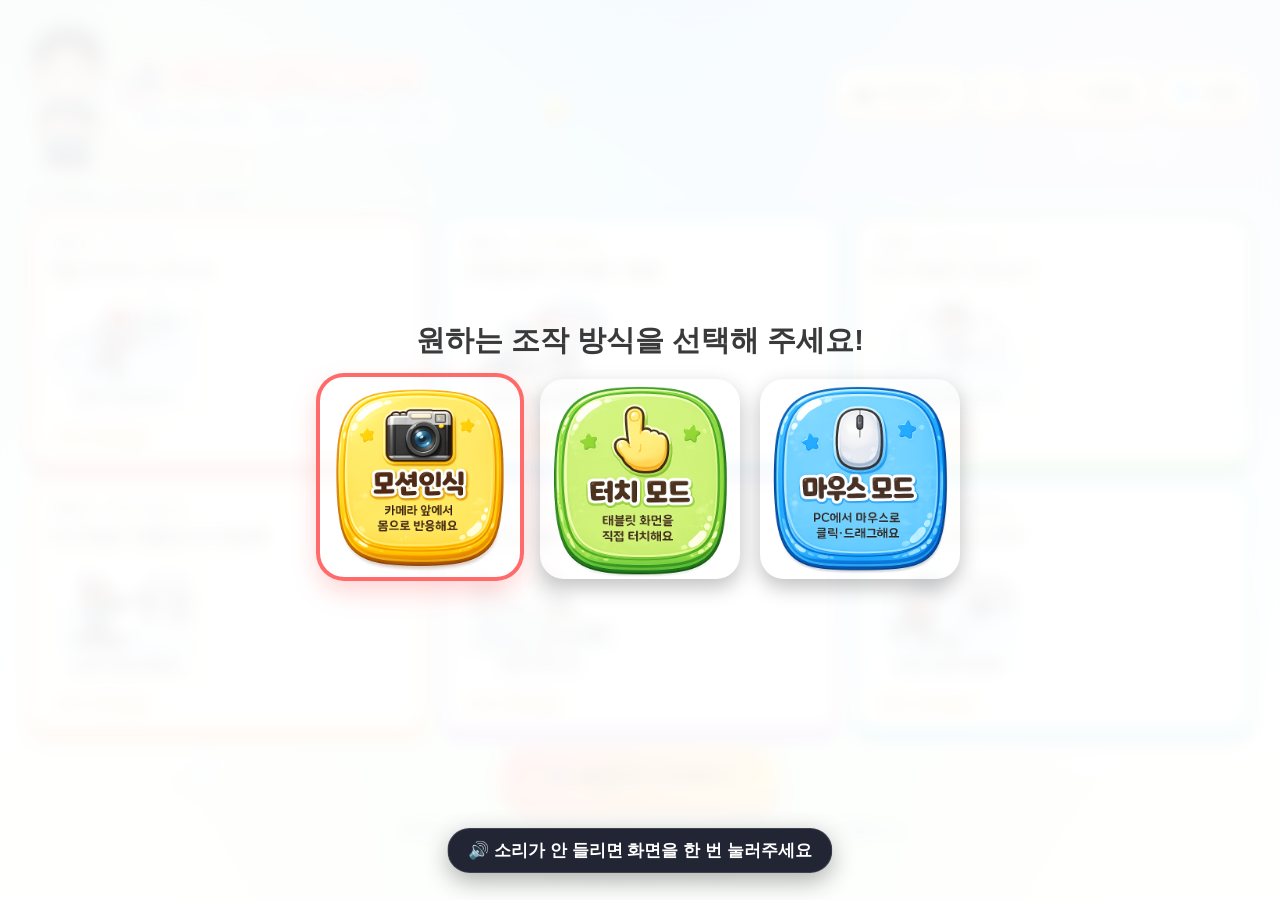
<file: index.html>
<!doctype html>
<html lang="ko">
<head>
<meta charset="UTF-8">
<meta name="viewport" content="width=device-width, initial-scale=1, maximum-scale=1, user-scalable=no, viewport-fit=cover">
<title>수학 동계올림픽</title>
<link rel="stylesheet" href="css/style.css">
</head>
<body class="landing">

<div class="landing-decor" aria-hidden="true">
  <span class="cloud1">☁️</span>
  <span class="cloud2">☁️</span>
  <span class="cloud3">☁️</span>
  <span class="star1">⭐</span>
  <span class="star2">✨</span>
  <span class="star3">⭐</span>
</div>

<div class="menu-wrap">
  <div class="menu-header">
    <div class="title-block">
      <img class="mascot-hero" src="assets/char_mascot.png" alt="우리반 캐릭터">
      <div>
        <h1>🎿 수학 동계올림픽</h1>
        <div class="sub">초등 1학년 2학기 · 6종목 스포츠 기록 도전</div>
      </div>
    </div>
    <div class="actions">
      <button class="icon-btn" id="modeBtn">📷 모드</button>
      <button class="icon-btn" id="volBtn">🔊</button>
      <button class="icon-btn" id="helpBtn">❓ 도움말</button>
      <a class="icon-btn" href="https://motion-math-olympics-portal.vercel.app">🌐 포털</a>
    </div>
  </div>

  <div class="section-label">🎮 종목을 고르면 바로 시작해요</div>
  <div class="grid" id="grid"></div>

  <div class="start-cta-row">
    <button class="start-cta" id="randomStartBtn">🎮 올림픽 시작하기</button>
  </div>

  <div class="footer">📄 개인정보 처리방침 · 카메라 영상은 저장되지 않아요 (녹화 영상은 기기에만 저장됩니다)</div>
  <div class="credit">경북수학교육교사연구회 -수(數)다방-</div>
  <div class="credit">만든 사람: 경북 소천초 교사 이응석</div>
</div>

<div class="overlay-panel" id="modePanel" style="display:none;position:fixed;">
  <h2>원하는 조작 방식을 선택해 주세요!</h2>
  <div class="mode-row">
    <button class="mode-btn" data-mode="motion">
      <img src="assets/button1.png" alt="모션인식: 카메라 앞에서 몸으로 반응해요">
    </button>
    <button class="mode-btn" data-mode="touch">
      <img src="assets/button2.png" alt="터치 모드: 태블릿 화면을 직접 터치해요">
    </button>
    <button class="mode-btn" data-mode="mouse">
      <img src="assets/button3.png" alt="마우스 모드: PC에서 마우스로 클릭·드래그해요">
    </button>
  </div>
</div>

<div class="overlay-panel" id="helpPanel" style="display:none;position:fixed;">
  <div class="help-modal">
    <h2>🎉 신나게 놀아보자! 쉽고 재미있는 놀이 방법</h2>
    <p class="help-sub">태블릿을 책상 위에 놓고 앉아서, 손과 고개만 움직이면 돼요!</p>
    <div class="help-steps">
      <img src="assets/help1.png" alt="1단계 모션 인식: 손을 들어 준비, 2단계 터치 방식: 화면을 콕 눌러 시작">
      <img src="assets/help2.png" alt="3단계 60초 동안 신나게 게임하기, 4단계 멋진 영상과 사진 저장하기">
    </div>
    <button class="big-btn" id="closeHelp">알겠어요!</button>
  </div>
</div>

<script type="module">
import { HighScore, InputMode, FileAudioLoop, showSoundHint } from "./js/engine.js?v=7";

const isMuted = () => localStorage.getItem("smo_muted") === "1";
const bgm = new FileAudioLoop("assets/sounds/bgm.mp3", 0.35);
if (!isMuted()) bgm.play(showSoundHint);

const UNITS = [
  { id: "u1", emoji: "⛸️", title: "종목 1", sub: "100까지의 수", name: "목을 좌우로! 스케이트", href: "games/u1-number.html", thumb: "assets/1.png" },
  { id: "u2", emoji: "🥌", title: "종목 2", sub: "덧셈과 뺄셈(1)", name: "스톤을 굴려 10만들기 컬링", href: "games/u2-curling.html", thumb: "assets/2.png" },
  { id: "u3", emoji: "👑", title: "종목 3", sub: "모양과 시각", name: "피겨 여왕의 모양 연기", href: "games/u3-figure.html", thumb: "assets/3.png" },
  { id: "u4", emoji: "🎯", title: "종목 4", sub: "덧셈과 뺄셈(2)", name: "타겟 탕탕! 덧뺄셈 바이애슬론", href: "games/u4-biathlon.html", thumb: "assets/4.png" },
  { id: "u5", emoji: "🛷", title: "종목 5", sub: "규칙 찾기", name: "규칙 타고 멀리 스키점프", href: "games/u5-skijump.html", thumb: "assets/5.png" },
  { id: "u6", emoji: "🏒", title: "종목 6", sub: "덧셈과 뺄셈(3)", name: "슛~골인! 아이스하키", href: "games/u6-hockey.html", thumb: "assets/6.png" },
];

function goToGame(href) { bgm.stop(); location.href = href; }

let goldCount = 0;
const grid = document.getElementById("grid");
UNITS.forEach((u) => {
  const card = document.createElement("button");
  card.className = "card";
  const best = HighScore.get(u.id);
  if (best && best.label && best.label.startsWith("🥇")) goldCount++;
  card.innerHTML = `
    <div class="card-head">
      <span class="card-badge">${u.title}</span>
      <span class="card-subject">${u.sub}</span>
    </div>
    <div class="card-name">${u.name}</div>
    <div class="card-thumb" data-emoji="${u.emoji}"><img src="${u.thumb}" alt="${u.name}" loading="lazy"></div>
    <div class="card-foot">${best ? best.label : "아직 기록 없음"}</div>
  `;
  const thumbImg = card.querySelector(".card-thumb img");
  thumbImg.addEventListener("error", () => {
    thumbImg.style.display = "none";
    thumbImg.parentElement.classList.add("thumb-fallback");
  }, { once: true });
  card.addEventListener("click", () => {
    card.classList.add("bounce");
    setTimeout(() => goToGame(u.href), 180);
  });
  grid.appendChild(card);
});

document.getElementById("randomStartBtn").addEventListener("click", () => {
  const pick = UNITS[Math.floor(Math.random() * UNITS.length)];
  goToGame(pick.href);
});
if (goldCount === UNITS.length) {
  const banner = document.createElement("div");
  banner.className = "footer";
  banner.style.color = "#ffb703";
  banner.style.fontWeight = "800";
  banner.textContent = "⭐ 6종목 모두 금메달! 종합 우승 트로피 🏆";
  document.querySelector(".menu-wrap").insertBefore(banner, document.querySelector(".grid"));
}

const helpPanel = document.getElementById("helpPanel");
document.getElementById("helpBtn").addEventListener("click", () => helpPanel.style.display = "flex");
document.getElementById("closeHelp").addEventListener("click", () => helpPanel.style.display = "none");

const modePanel = document.getElementById("modePanel");
const modeBtn = document.getElementById("modeBtn");
function refreshModeBtn() {
  modeBtn.textContent = InputMode.label(InputMode.get());
  document.querySelectorAll(".mode-btn").forEach((b) => {
    b.classList.toggle("selected", b.dataset.mode === InputMode.get());
  });
}
modeBtn.addEventListener("click", () => modePanel.style.display = "flex");
document.querySelectorAll(".mode-btn").forEach((btn) => {
  btn.addEventListener("click", () => {
    InputMode.set(btn.dataset.mode);
    refreshModeBtn();
    setTimeout(() => modePanel.style.display = "none", 200);
  });
});
refreshModeBtn();
// 이번 브라우저 세션(탭)에서 아직 조작 방식 모달을 안 띄웠다면 랜딩페이지 첫 진입 시 한 번만 보여준다.
if (!sessionStorage.getItem("smo1_mode_shown")) {
  sessionStorage.setItem("smo1_mode_shown", "1");
  modePanel.style.display = "flex";
}

const volBtn = document.getElementById("volBtn");
volBtn.addEventListener("click", () => {
  const muted = localStorage.getItem("smo_muted") === "1";
  localStorage.setItem("smo_muted", muted ? "0" : "1");
  volBtn.textContent = muted ? "🔊" : "🔇";
  bgm.setMuted(!muted);
});
if (localStorage.getItem("smo_muted") === "1") volBtn.textContent = "🔇";
</script>
</body>
</html>
</file>
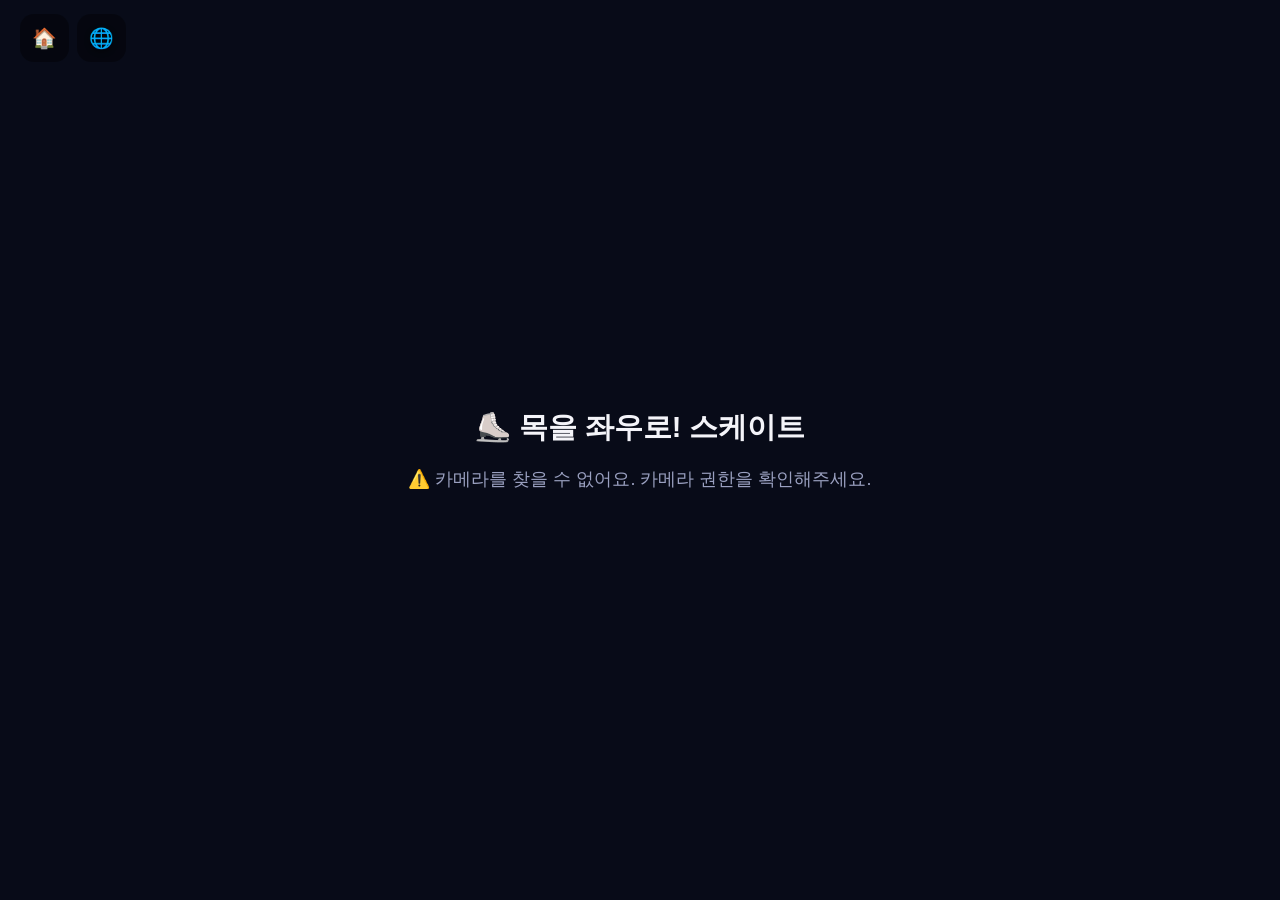
<file: games/u1-number.html>
<!doctype html>
<html lang="ko">
<head>
<meta charset="UTF-8">
<meta name="viewport" content="width=device-width, initial-scale=1, maximum-scale=1, user-scalable=no, viewport-fit=cover">
<title>목을 좌우로! 스케이트 · 종목 1</title>
<link rel="stylesheet" href="../css/style.css">
</head>
<body>

<div class="game-stage">
  <video id="video" playsinline muted style="display:none"></video>
  <canvas id="gameCanvas"></canvas>

  <div class="hud">
    <div class="rec" id="recIndicator" style="display:none"><span class="dot"></span>REC</div>
    <div class="hud-actions">
      <button class="home-btn" id="homeBtn">🏠</button>
      <a class="home-btn" id="portalBtn" href="https://motion-math-olympics-portal.vercel.app" title="포털로 돌아가기">🌐</a>
    </div>
  </div>

  <div class="overlay-panel" id="loadingPanel">
    <h2>⛸️ 목을 좌우로! 스케이트</h2>
    <p id="loadingText">준비 중…</p>
  </div>

  <div class="overlay-panel" id="raisePanel" style="display:none">
    <div class="raise-icon" id="raiseIcon">🙋</div>
    <h2 id="raiseText">손을 들어 주세요!</h2>
    <div class="hold-bar"><div class="hold-fill" id="holdFill"></div></div>
  </div>

  <div class="overlay-panel ready-flash" id="readyPanel" style="display:none">
    <h2>✋ 좋아요! 준비됐어요</h2>
  </div>

  <div class="overlay-panel" id="countdownPanel" style="display:none">
    <img class="countdown-char" src="../assets/char_u1_skate.png" alt="">
    <div class="countdown-num" id="countNum">3</div>
  </div>

  <div class="overlay-panel" id="resultPanel" style="display:none">
    <h2 id="resultTitle">결과</h2>
    <div class="medal" id="resultMedal">🥉</div>
    <div class="result-stats">
      <div class="stat-box"><div class="num" id="statCount">0개</div><div class="label">기록</div></div>
      <div class="stat-box"><div class="num" id="statBest">0개</div><div class="label">최고 기록</div></div>
      <div class="stat-box"><div class="num" id="statCombo">0</div><div class="label">최고 콤보</div></div>
    </div>
    <video class="preview" id="previewVideo" controls playsinline style="display:none"></video>
    <div class="action-row">
      <button class="ghost-btn" id="savePhotoBtn">📸 사진</button>
      <button class="ghost-btn" id="saveVideoBtn" style="display:none">🎬 3초 영상</button>
      <button class="big-btn" id="retryBtn">🔁 한 번 더</button>
      <button class="ghost-btn" id="homeBtn2">🏠 종목 선택</button>
    </div>
  </div>
</div>

<script type="module">
import {
  HighScore, requestWakeLock, SoundKit, FileAudioLoop,
  HandTracker, FaceTracker, ClipRecorder, snapshotCanvas, downloadBlob,
  drawMirroredVideo, fitCanvasToScreen, isHandRaised, toMirroredCanvas, loadImage,
  AutoDifficulty, drawLevelBadge, medalFor,
  scheduleAutoRecording, ComboShot, drawPhotoOverlay,
  ScreenShake, spawnParticles, updateParticles, drawParticles,
  spawnPopup, updatePopups, drawPopups,
  spawnBigPopup, updateBigPopups, drawBigPopups,
  InputMode, PointerInput, StartGate, drawFallbackBackground,
  startCamera, formatFileTimestamp, fluidPx, showSoundHint,
  drawVignette, drawHudBanner, popScale, spawnConfetti, updateConfetti, drawConfetti,
} from "../js/engine.js?v=7";
requestWakeLock();

const UNIT = "u1";
const TITLE = "목을 좌우로! 스케이트";
const RECORD_SUFFIX = "개 완주";
const MEDALS = { bronze: 8, silver: 14, gold: 20 };
const mode = InputMode.get();

// 고개를 기울인 방향이 화면 반대로 인식될 경우 이 값만 -1로 바꾸면 즉시 보정됩니다.
const TILT_SIGN = 1;
const TILT_THRESHOLD_DEG = 9;

const video = document.getElementById("video");
const canvas = document.getElementById("gameCanvas");
let dims = fitCanvasToScreen(canvas);
window.addEventListener("resize", () => { dims = fitCanvasToScreen(canvas); });

const sound = new SoundKit();
const bgm = new FileAudioLoop("../assets/sounds/subbgm.mp3", 0.32);
const isMuted = () => localStorage.getItem("smo_muted") === "1";

document.getElementById("homeBtn").addEventListener("click", () => { bgm.stop(); location.href = "../index.html"; });
document.getElementById("homeBtn2").addEventListener("click", () => { bgm.stop(); location.href = "../index.html"; });
document.getElementById("portalBtn").addEventListener("click", () => { bgm.stop(); });

function randInt(min, max) { return min + Math.floor(Math.random() * (max - min + 1)); }

function speedForLevel(level) {
  if (level === 1) return 0.30; // 화면 높이 비율 / 초
  if (level === 2) return 0.38;
  return 0.47;
}

// 미션 종류(더 큰 수/더 작은 수/홀수/짝수)가 골고루 나오도록 4개를 섞은 주머니에서
// 하나씩 뽑아 쓰고, 주머니가 비면 다시 섞는다(직전 미션과 바로 겹치지 않게 보정).
const MISSION_TYPES = ["bigger", "smaller", "odd", "even"];
let missionBag = [];
let lastMissionType = null;
function nextMissionType() {
  if (missionBag.length === 0) {
    missionBag = [...MISSION_TYPES];
    for (let i = missionBag.length - 1; i > 0; i--) {
      const j = Math.floor(Math.random() * (i + 1));
      [missionBag[i], missionBag[j]] = [missionBag[j], missionBag[i]];
    }
    if (missionBag[0] === lastMissionType) {
      const swapIdx = 1 + Math.floor(Math.random() * (missionBag.length - 1));
      [missionBag[0], missionBag[swapIdx]] = [missionBag[swapIdx], missionBag[0]];
    }
  }
  lastMissionType = missionBag.shift();
  return lastMissionType;
}

function genGate(level) {
  const missionType = nextMissionType();
  let leftVal, rightVal, correctSide;
  if (missionType === "bigger" || missionType === "smaller") {
    const minDiff = level === 1 ? 20 : level === 2 ? 8 : 2;
    do {
      leftVal = randInt(60, 99);
      rightVal = randInt(60, 99);
    } while (Math.abs(leftVal - rightVal) < minDiff);
    const leftWins = missionType === "bigger" ? leftVal > rightVal : leftVal < rightVal;
    correctSide = leftWins ? "left" : "right";
  } else {
    const a = randInt(60, 99);
    let b;
    do { b = randInt(60, 99); } while (b % 2 === a % 2);
    if (Math.random() < 0.5) { leftVal = a; rightVal = b; } else { leftVal = b; rightVal = a; }
    const wantEven = missionType === "even";
    correctSide = (leftVal % 2 === 0) === wantEven ? "left" : "right";
  }
  return { leftVal, rightVal, correctSide, missionType, yFrac: -0.12, judged: false };
}

const handTracker = new HandTracker();
const faceTracker = new FaceTracker();
let pointerInput = null;
let helmetImg = null;
let charImg = null;
loadImage("../assets/char_u1_skate.png").then((img) => { charImg = img; }).catch(() => {});
let charIntroUntil = 0; // 카운트다운이 끝나고 1인칭으로 넘어가기 직전, 캐릭터가 잠깐 커졌다 사라지는 연출
loadImage("../assets/cap.png").then((img) => { helmetImg = img; }).catch(() => {});

async function init() {
  if (!isMuted()) bgm.play(showSoundHint);
  if (mode === "motion") {
    try {
      await startCamera(video, { width: 640, height: 480 });
      if (!isMuted()) bgm.play(showSoundHint);
    } catch (e) {
      document.getElementById("loadingText").textContent = "⚠️ 카메라를 찾을 수 없어요. 카메라 권한을 확인해주세요.";
      return;
    }
    document.getElementById("loadingText").textContent = "AI 모델을 불러오는 중…";
    await handTracker.init(2);
    await faceTracker.init(1);
  } else {
    pointerInput = new PointerInput(canvas);
  }
  document.getElementById("loadingPanel").style.display = "none";
  document.getElementById("raiseIcon").innerHTML = mode === "motion" ? '<img src="../assets/char_cheer.png" alt="">' : "👆";
  document.getElementById("raiseText").textContent = mode === "motion" ? "손을 들어 주세요!" : "화면을 터치(클릭)하면 시작!";
  document.getElementById("raisePanel").style.display = "flex";
  state = "raise";
  requestAnimationFrame(loop);
}

let state = "loading";
const holdFill = document.getElementById("holdFill");
const startGate = new StartGate(mode, holdFill);

let autoDiff, gate, count, combo, maxCombo, playEndAt, skaterX;
let lastTs = 0; // 프레임 간 실제 경과시간(초)을 재기 위한 이전 타임스탬프
let missFlashUntil = 0, missWobbleUntil = 0;
let particles = [], popups = [], bigPopups = [], confetti = [];
const shake = new ScreenShake();
let recorder, comboShot, fallbackShot, autoRec, recordedBlob = null;
let recIndicator = document.getElementById("recIndicator");

function newGate() { gate = genGate(autoDiff.level); }

// 숫자마다 새로 튀어오르도록: 클래스를 지웠다가 강제 리플로우 후 다시 붙여 countPop 애니메이션을
// 처음부터 재생시킨다. 3→2→1로 색도 바뀌어(파랑→노랑→빨강) 갈수록 긴장감이 올라가는 느낌을 준다.
const COUNT_COLORS = { 3: "#4cc9f0", 2: "#ffd166", 1: "#ff5d5d" };
function popCountNum(numEl, n) {
  numEl.textContent = n;
  numEl.style.color = COUNT_COLORS[n] || "#ffd166";
  numEl.classList.remove("pop");
  void numEl.offsetWidth;
  numEl.classList.add("pop");
}

function startCountdown() {
  state = "countdown";
  document.getElementById("countdownPanel").style.display = "flex";
  const numEl = document.getElementById("countNum");
  let n = 3;
  popCountNum(numEl, n);
  if (!isMuted()) sound.countBeep();
  const iv = setInterval(() => {
    n--;
    if (n <= 0) {
      clearInterval(iv);
      document.getElementById("countdownPanel").style.display = "none";
      if (!isMuted()) sound.go();
      beginPlay();
    } else {
      popCountNum(numEl, n);
      if (!isMuted()) sound.countBeep();
    }
  }, 700);
}

function beginPlay() {
  state = "playing";
  const prev = HighScore.get(UNIT);
  autoDiff = new AutoDifficulty(AutoDifficulty.startLevelFromHighScore(prev));
  count = 0; combo = 0; maxCombo = 0;
  particles = []; popups = []; bigPopups = [];
  skaterX = dims.w / 2;
  playEndAt = performance.now() + 60000;
  charIntroUntil = performance.now() + 500;
  newGate();

  recorder = new ClipRecorder(canvas, sound, 24);
  recorder.prepare();
  comboShot = new ComboShot(canvas);
  fallbackShot = new ComboShot(canvas);
  autoRec = scheduleAutoRecording(recorder, {
    onStartVisual: () => {
      recIndicator.style.display = "flex";
      setTimeout(() => { if (!comboShot.captured) fallbackShot.capture(canvas); }, 1500);
    },
    onEndVisual: () => { recIndicator.style.display = "none"; },
    onDone: (blob) => { recordedBlob = blob; },
    fallbackMs: 8000,
  });
}

function gateSuccess(cx, cy) {
  gate.judged = true;
  count++; combo++;
  if (combo > maxCombo) { maxCombo = combo; comboShot.capture(canvas); }
  autoDiff.reportCorrect();
  autoRec.trigger();
  spawnParticles(particles, cx, cy, { count: 20, colors: ["#4cc9f0", "#06d6a0", "#fff"], speed: 260, life: 480 });
    spawnConfetti(confetti, cx, cy, 28);
  spawnPopup(popups, cx, cy - 30, "쌩~! 성공!", "#06d6a0");
  spawnBigPopup(bigPopups, dims.w / 2, dims.h * 0.4, `${count}개!`, "#4cc9f0");
  charIntroUntil = performance.now() + 500; // 정답을 맞힌 순간에도 캐릭터가 잠깐 등장(등장 규칙 통일)
  shake.trigger(4, 120);
  if (!isMuted()) { sound.correct(); if (combo === 3) sound.comboUp(); if (combo >= 5 && combo % 5 === 0) sound.fever(); }
  setTimeout(() => { if (state === "playing") newGate(); }, 380);
}

function gateMiss() {
  gate.judged = true;
  combo = 0;
  autoDiff.reportWrong();
  missFlashUntil = performance.now() + 380;
  missWobbleUntil = performance.now() + 500;
  spawnPopup(popups, dims.w / 2, dims.h * 0.55, "삐끗!", "#ef476f");
  shake.trigger(5, 130);
  if (!isMuted()) sound.wrong();
  setTimeout(() => { if (state === "playing") newGate(); }, 300);
}

function endGame() {
  state = "result";
  const { medal, label } = medalFor(count, MEDALS);
  const prev = HighScore.get(UNIT);
  const best = Math.max(count, prev ? prev.count : 0);
  if (!prev || count >= prev.count) {
    HighScore.set(UNIT, { count, bestLevel: autoDiff.level, label: `${medal} ${count}${RECORD_SUFFIX}`, at: Date.now() });
  }
  document.getElementById("resultMedal").textContent = medal;
  document.getElementById("resultTitle").textContent = `${label}! 수고했어요`;
  document.getElementById("statCount").textContent = count + "개";
  document.getElementById("statBest").textContent = best + "개";
  document.getElementById("statCombo").textContent = "🔥" + maxCombo;

  const shot = comboShot.captured ? comboShot : fallbackShot;
  const previewVideo = document.getElementById("previewVideo");
  const saveVideoBtn = document.getElementById("saveVideoBtn");
  if (recordedBlob) {
    previewVideo.src = URL.createObjectURL(recordedBlob);
    previewVideo.style.display = "block";
    saveVideoBtn.style.display = "inline-block";
  }
  document.getElementById("savePhotoBtn").onclick = async () => {
    const blob = await shot.toBlob((ctx, w, h) => drawPhotoOverlay(ctx, w, h, { title: TITLE, record: count + RECORD_SUFFIX, medal }));
    downloadBlob(blob, `수학올림픽_목을좌우로스케이트_${formatFileTimestamp()}.png`);
  };
  document.getElementById("saveVideoBtn").onclick = () => {
    if (recordedBlob) downloadBlob(recordedBlob, `수학올림픽_목을좌우로스케이트_${formatFileTimestamp()}.${recorder.extension}`);
  };
  document.getElementById("resultPanel").style.display = "flex";
  if (!isMuted()) sound.success();
}

document.getElementById("retryBtn").addEventListener("click", () => {
  document.getElementById("resultPanel").style.display = "none";
  document.getElementById("raisePanel").style.display = "flex";
  startGate.since = 0; startGate.ready = false; holdFill.style.width = "0%";
  state = "raise";
});

document.getElementById("raisePanel").addEventListener("click", () => {
  if (state === "raise" && mode !== "motion") goReady();
});

// 얼굴 기울기(roll) 각도 계산 — 양쪽 눈 랜드마크 기준, 헬멧 회전과 레인 판정이 공유해서 쓴다
function tiltAngleDeg(faceResult) {
  if (!faceResult || !faceResult.faceLandmarks || !faceResult.faceLandmarks.length) return null;
  const lm = faceResult.faceLandmarks[0];
  const rEye = lm[33], lEye = lm[263];
  if (!rEye || !lEye) return null;
  return Math.atan2(rEye.y - lEye.y, rEye.x - lEye.x) * (180 / Math.PI) * TILT_SIGN;
}

// 고개 기울임(모션) 또는 화면 좌/우를 누르고 있는 방향(터치/마우스)을 "레인 선택"으로 변환
function currentLeanSide(angleDeg) {
  if (mode === "motion") {
    if (angleDeg === null) return null;
    if (angleDeg > TILT_THRESHOLD_DEG) return "right";
    if (angleDeg < -TILT_THRESHOLD_DEG) return "left";
    return null;
  }
  if (!pointerInput || !pointerInput.down || !pointerInput.points.length) return null;
  return pointerInput.points[0].x < dims.w / 2 ? "left" : "right";
}

// AR 헬멧: 이마·볼 랜드마크 대신 두 눈(33=오른쪽, 263=왼쪽) 랜드마크에 맞춘다.
// 예전엔 이마-턱-볼로 크기/기준점을 잡았는데, 그러면 cap.png의 고글이 실제 눈 위치와
// 안 맞기 쉬웠다(사람마다 이마~눈 비율이 달라서). 대신 cap.png를 실측해서 "고글 두 렌즈
// 중심 사이 거리 = 이미지 폭의 29.2%, 렌즈 중심 높이 = 이미지 세로의 56.4%"를 구해두고,
// 실제 눈 사이 거리(가장 안정적으로 트래킹되는 값)에 맞춰 이 두 렌즈가 정확히 눈 위에
// 오도록 이미지 크기·오프셋을 역산한다. 회전도 눈높이 기울기를 그대로 쓴다.
const CAP_LENS_GAP_FRAC = 0.292, CAP_LENS_Y_FRAC = 0.564;
function drawArHelmet(ctx, faceResult) {
  if (!faceResult || !faceResult.faceLandmarks || !faceResult.faceLandmarks.length) return;
  const lm = faceResult.faceLandmarks[0];
  const rEye = lm[33], lEye = lm[263];
  if (!rEye || !lEye) return;
  const { w, h } = dims;
  const rPt = toMirroredCanvas(rEye, w, h, video);
  const lPt = toMirroredCanvas(lEye, w, h, video);
  const eyeMidX = (rPt.x + lPt.x) / 2, eyeMidY = (rPt.y + lPt.y) / 2;
  const eyeDist = Math.hypot(lPt.x - rPt.x, lPt.y - rPt.y);
  const rad = Math.atan2(rPt.y - lPt.y, rPt.x - lPt.x); // 왼쪽→오른쪽 눈 벡터 기준 롤 각도(반대로 재면 모자가 180도 뒤집혀 보인다)

  ctx.save();
  ctx.translate(eyeMidX, eyeMidY);
  ctx.rotate(rad);
  if (helmetImg) {
    const size = eyeDist / CAP_LENS_GAP_FRAC;
    const hw = size, hh = size * (helmetImg.naturalHeight / helmetImg.naturalWidth);
    ctx.drawImage(helmetImg, -hw / 2, -hh * CAP_LENS_Y_FRAC, hw, hh);
  } else {
    const size = eyeDist * 2.8; // cheek-to-cheek 대신 eyeDist 기준이라 대략적인 환산 배율
    ctx.beginPath();
    ctx.ellipse(0, -size * 0.42, size * 0.52, size * 0.42, 0, Math.PI, 0);
    ctx.fillStyle = "#ef476f";
    ctx.fill();
    ctx.lineWidth = size * 0.05; ctx.strokeStyle = "#fff"; ctx.stroke();
    ctx.beginPath();
    ctx.rect(-size * 0.5, -size * 0.46, size, size * 0.1);
    ctx.fillStyle = "#4cc9f0";
    ctx.fill();
    ctx.beginPath();
    ctx.arc(0, -size * 0.82, size * 0.1, 0, Math.PI * 2);
    ctx.fillStyle = "#fff";
    ctx.fill();
  }
  ctx.restore();
}

let trackState = { phase: 0 }, bgSpeedMul = 1;

// "1인칭으로 앞으로 나아가는" 느낌의 pseudo-3D 트랙.
// engine.js의 공용 export로 두면 브라우저가 예전 engine.js를 캐시하고 있을 때
// import 실패로 게임 전체가 안 켜지므로, 각 게임 파일 안에 직접 둔다.
function drawForwardTrack(ctx, w, h, state, dt, opts = {}) {
  try {
    const speed = opts.speed ?? 1;
    const vx = w * 0.5, vy = opts.vanishY ?? h * 0.28;
    const railHalfWidth = w * 0.42, tieCount = opts.tieCount ?? 6;
    state.phase = (state.phase ?? 0) + dt * 0.6 * speed;
    ctx.save();
    ctx.strokeStyle = opts.railColor ?? "rgba(255,255,255,0.35)";
    ctx.lineWidth = 3;
    ctx.beginPath();
    ctx.moveTo(vx, vy); ctx.lineTo(vx - railHalfWidth, h);
    ctx.moveTo(vx, vy); ctx.lineTo(vx + railHalfWidth, h);
    ctx.stroke();
    for (let i = 0; i < tieCount; i++) {
      const t = (state.phase + i / tieCount) % 1;
      const y = vy + (h - vy) * (t * t);
      const halfW = railHalfWidth * t;
      ctx.globalAlpha = t * 0.6;
      ctx.strokeStyle = opts.tieColor ?? "rgba(255,255,255,0.28)";
      ctx.lineWidth = 2 + t * 3;
      ctx.beginPath();
      ctx.moveTo(vx - halfW, y); ctx.lineTo(vx + halfW, y);
      ctx.stroke();
    }
    ctx.restore();
  } catch (e) { try { ctx.restore(); } catch (e2) {} }
}

// ── 1인칭 몰입 연출 ────────────────────────────────────────────────
// 소실점에서 바깥으로 뻗어 나오는 속도선. intensity(0~1.4)에 따라 개수·굵기·흐르는 속도가 함께 올라간다.
const speedLines = [];
function drawSpeedLines(ctx, w, h, lines, dt, opts = {}) {
  const vx = opts.vx ?? w / 2, vy = opts.vy ?? h * 0.34;
  const intensity = Math.max(0, Math.min(1.4, opts.intensity ?? 1));
  const want = Math.round(12 + intensity * 24);
  while (lines.length < want) lines.push({ a: Math.random() * Math.PI * 2, t: Math.random(), s: 0.6 + Math.random() * 0.8 });
  while (lines.length > want) lines.pop();
  const maxR = Math.hypot(w, h) * 0.78;
  ctx.save();
  ctx.lineCap = "round";
  ctx.strokeStyle = opts.color ?? "rgba(255,255,255,0.9)";
  for (const L of lines) {
    L.t += dt * L.s * (0.4 + intensity * 1.1);
    if (L.t > 1) { L.t = 0.05; L.a = Math.random() * Math.PI * 2; L.s = 0.6 + Math.random() * 0.8; }
    const r0 = L.t * L.t * maxR;
    const r1 = r0 + maxR * (0.04 + L.t * 0.13);
    const ca = Math.cos(L.a), sa = Math.sin(L.a);
    ctx.globalAlpha = Math.min(1, L.t * 2) * 0.42 * (0.35 + intensity * 0.65);
    ctx.lineWidth = 1 + L.t * 3;
    ctx.beginPath();
    ctx.moveTo(vx + ca * r0, vy + sa * r0);
    ctx.lineTo(vx + ca * r1, vy + sa * r1);
    ctx.stroke();
  }
  ctx.restore();
}

// 스케이트 한 짝 — 내 발을 내려다본 1인칭 시점(발끝이 위=멀리, 뒤꿈치가 아래=가까이)
function drawSkateBoot(ctx, x, y, len, tilt) {
  const wFar = len * 0.30, wNear = len * 0.44;
  ctx.save();
  ctx.translate(x, y);
  ctx.rotate(tilt);
  ctx.save();
  ctx.globalAlpha = 0.2; ctx.fillStyle = "#0b2240";
  ctx.beginPath(); ctx.ellipse(len * 0.05, len * 0.1, wNear * 0.62, len * 0.44, 0, 0, Math.PI * 2); ctx.fill();
  ctx.restore();
  // 스케이트 날
  ctx.lineCap = "round";
  ctx.strokeStyle = "#e6f4fc"; ctx.lineWidth = Math.max(3, len * 0.07);
  ctx.beginPath(); ctx.moveTo(0, -len * 0.48); ctx.lineTo(0, len * 0.54); ctx.stroke();
  ctx.strokeStyle = "#7fa9c6"; ctx.lineWidth = Math.max(1.4, len * 0.022);
  ctx.beginPath(); ctx.moveTo(0, -len * 0.48); ctx.lineTo(0, len * 0.54); ctx.stroke();
  // 부츠 몸통(발끝 쪽이 원근으로 좁아진다)
  ctx.beginPath();
  ctx.moveTo(-wFar / 2, -len * 0.42);
  ctx.quadraticCurveTo(0, -len * 0.56, wFar / 2, -len * 0.42);
  ctx.lineTo(wNear / 2, len * 0.3);
  ctx.quadraticCurveTo(wNear / 2, len * 0.44, 0, len * 0.44);
  ctx.quadraticCurveTo(-wNear / 2, len * 0.44, -wNear / 2, len * 0.3);
  ctx.closePath();
  ctx.fillStyle = "#fbfdff"; ctx.fill();
  ctx.strokeStyle = "#1d2b4d"; ctx.lineWidth = Math.max(2.5, len * 0.05); ctx.stroke();
  // 발등 포인트 + 끈
  ctx.beginPath();
  ctx.moveTo(-wFar * 0.42, -len * 0.34);
  ctx.lineTo(wFar * 0.42, -len * 0.34);
  ctx.lineTo(wNear * 0.4, -len * 0.02);
  ctx.lineTo(-wNear * 0.4, -len * 0.02);
  ctx.closePath();
  ctx.globalAlpha = 0.85; ctx.fillStyle = "#4cc9f0"; ctx.fill(); ctx.globalAlpha = 1;
  ctx.strokeStyle = "#1d2b4d"; ctx.lineWidth = Math.max(1.5, len * 0.028);
  for (let i = 0; i < 3; i++) {
    const ly = -len * 0.28 + i * len * 0.11, lw = wFar * 0.4 + i * len * 0.03;
    ctx.beginPath(); ctx.moveTo(-lw, ly); ctx.lineTo(lw, ly + len * 0.03); ctx.stroke();
    ctx.beginPath(); ctx.moveTo(lw, ly); ctx.lineTo(-lw, ly + len * 0.03); ctx.stroke();
  }
  ctx.restore();
}

function skateMetrics(w, h) {
  // 발이 화면 밖으로 잘리지 않고 온전히 보이도록 크기·기준선을 잡는다
  const len = Math.min(h * 0.26, w * 0.28);
  return { len, spread: len * 0.72, baseY: h * 0.88 };
}

// 화면 아래쪽에 내 양발을 배치 — 고개를 기울이면 두 발이 함께 기운다. splay가 커지면 발이 벌어진다(삐끗).
function drawFirstPersonSkates(ctx, w, h, centerX, tilt, splay) {
  const { len, spread, baseY } = skateMetrics(w, h);
  const s = spread * (1 + splay);
  drawSkateBoot(ctx, centerX - s / 2, baseY, len, tilt - 0.09 - splay * 0.6);
  drawSkateBoot(ctx, centerX + s / 2, baseY, len, tilt + 0.09 + splay * 0.6);
}

// 날이 얼음에 남긴 두 줄의 자국 — 소실점 쪽으로 좁아지며 뒤로 흘러간다
function drawBladeTrails(ctx, w, h, centerX, vanishY) {
  const { len, spread, baseY } = skateMetrics(w, h);
  ctx.save();
  ctx.strokeStyle = "rgba(120,185,225,0.5)";
  ctx.lineWidth = Math.max(2, len * 0.06);
  ctx.lineCap = "round";
  [-1, 1].forEach((s) => {
    ctx.beginPath();
    ctx.moveTo(centerX + s * spread / 2, baseY);
    ctx.quadraticCurveTo(centerX + s * spread * 0.35, (baseY + vanishY) * 0.55, w / 2, vanishY);
    ctx.stroke();
  });
  ctx.restore();
}

function loop(tsMs) {
  requestAnimationFrame(loop);
  if (mode === "motion" && video.readyState < 2) return;
  // 실제 경과시간으로 dt를 계산 — 90/120Hz 화면(대부분의 최신 모바일)에서는 rAF가 그만큼 더 자주
  // 불리므로, 고정 1/60을 쓰면 게임이 그 배율만큼 빨라진다. 탭 전환 등으로 큰 공백이 생겨도
  // 한 번에 확 점프하지 않도록 30ms(약 1/33초)로 위쪽을 잘라준다.
  const dt = lastTs ? Math.min(0.03, Math.max(0, (tsMs - lastTs) / 1000)) : 1 / 60;
  lastTs = tsMs;
  const { ctx, w, h } = dims;
  ctx.save();
  shake.apply(ctx);
  if (mode === "motion") drawMirroredVideo(ctx, video, w, h);
  else drawFallbackBackground(ctx, w, h);
  if (state === "playing") {
    drawForwardTrack(ctx, w, h, trackState, dt, {
      speed: bgSpeedMul, vanishY: h * 0.34,
      railColor: "rgba(70,130,190,0.32)", tieColor: "rgba(70,130,190,0.3)",
    });
    drawSpeedLines(ctx, w, h, speedLines, dt, {
      vy: h * 0.34, intensity: Math.min(1.2, 0.25 + (bgSpeedMul - 1) * 0.75),
      color: "rgba(230,246,255,0.9)",
    });
  }

  let handResult = null, faceResult = null, angleDeg = null;
  if (mode === "motion") {
    handResult = handTracker.detect(video, tsMs);
    faceResult = faceTracker.detect(video, tsMs);
    angleDeg = tiltAngleDeg(faceResult);
    drawArHelmet(ctx, faceResult);
    if (state === "raise") {
      let raised = false;
      if (handResult && handResult.landmarks) for (const lm of handResult.landmarks) if (isHandRaised(lm)) raised = true;
      if (startGate.update(tsMs, raised)) goReady();
    }
  }

  const leanSide = state === "playing" ? currentLeanSide(angleDeg) : null;

  if (state === "playing") stepGame(tsMs, leanSide, dt);

  ctx.restore();

  // 카운트다운이 끝난 순간 "내가 이 캐릭터가 되어 달린다"는 연결고리를 주는 짧은 등장 컷.
  // 1인칭 발만 보이는 플레이 화면 정중앙에 얼굴 있는 캐릭터를 계속 두면 몰입이 깨지므로,
  // 시작 직후 0.5초만 크게 보여주고 빠르게 사라지게 한다(입력 판정에는 영향 없음).
  if (charImg && performance.now() < charIntroUntil) {
    const now3 = performance.now();
    const p = 1 - (charIntroUntil - now3) / 500;
    const scale = p < 0.4 ? p / 0.4 : 1;
    const alpha = p > 0.7 ? Math.max(0, 1 - (p - 0.7) / 0.3) : 1;
    const ch = Math.min(h * 0.5, w * 0.5) * scale;
    const cw = ch * (charImg.naturalWidth / charImg.naturalHeight);
    ctx.save();
    ctx.globalAlpha = alpha;
    ctx.drawImage(charImg, w / 2 - cw / 2, h / 2 - ch / 2, cw, ch);
    ctx.restore();
  }
}

function goReady() {
  state = "ready";
  document.getElementById("raisePanel").style.display = "none";
  document.getElementById("readyPanel").style.display = "flex";
  if (!isMuted()) sound.click();
  setTimeout(() => {
    document.getElementById("readyPanel").style.display = "none";
    startCountdown();
  }, 500);
}

function stepGame(tsMs, leanSide, dt) {
  const { ctx, w, h } = dims;
  const remain = Math.max(0, playEndAt - performance.now());
  if (remain <= 0) { endGame(); return; }

  const laneLeftX = w * 0.26, laneRightX = w * 0.74, judgeY = h * 0.7, bandTop = judgeY - h * 0.05, bandBottom = judgeY + h * 0.05;

  const elapsedSec = 60 - remain / 1000;
  const rampMul = Math.min(2.2, 1 + elapsedSec * 0.022); // 시간이 지날수록 점점 빨라짐(최대 2.2배)
  bgSpeedMul = rampMul;
  gate.yFrac += speedForLevel(autoDiff.level) * rampMul * dt;
  const gy = gate.yFrac * h;

  if (!gate.judged && gy >= bandTop) {
    if (leanSide && leanSide === gate.correctSide) {
      gateSuccess(leanSide === "left" ? laneLeftX : laneRightX, gy);
    } else if (gy > bandBottom) {
      gateMiss();
    }
  }

  // lane highlight
  ctx.save();
  ctx.globalAlpha = 0.22;
  if (leanSide === "left") { ctx.fillStyle = "#06d6a0"; ctx.fillRect(0, 0, w / 2, h); }
  if (leanSide === "right") { ctx.fillStyle = "#06d6a0"; ctx.fillRect(w / 2, 0, w / 2, h); }
  ctx.restore();

  // center dashed track divider
  ctx.save();
  ctx.strokeStyle = "#ffffff55"; ctx.lineWidth = 3;
  ctx.setLineDash([14, 10]);
  ctx.beginPath(); ctx.moveTo(w / 2, 0); ctx.lineTo(w / 2, h); ctx.stroke();
  ctx.setLineDash([]);
  ctx.restore();

  // finish line
  ctx.save();
  ctx.strokeStyle = "#ffd166aa"; ctx.lineWidth = 4;
  ctx.beginPath(); ctx.moveTo(0, judgeY); ctx.lineTo(w, judgeY); ctx.stroke();
  ctx.restore();

  // gate flags
  if (!gate.judged || gy < h + 100) {
    const flagW = Math.min(w * 0.34, 220), flagH = fluidPx(dims, 90, { min: 60, max: 130 });
    [{ x: laneLeftX, val: gate.leftVal }, { x: laneRightX, val: gate.rightVal }].forEach((f) => {
      ctx.save();
      ctx.fillStyle = "#0f1226dd";
      ctx.beginPath();
      ctx.roundRect(f.x - flagW / 2, gy - flagH / 2, flagW, flagH, 18);
      ctx.fill();
      ctx.strokeStyle = "#ffffff55"; ctx.lineWidth = 3; ctx.stroke();
      ctx.textAlign = "center"; ctx.textBaseline = "middle";
      ctx.font = `900 ${fluidPx(dims, 46)}px sans-serif`;
      ctx.fillStyle = "#fff";
      ctx.fillText(f.val, f.x, gy);
      ctx.restore();
    });
  }

  // 1인칭 시점: 내려다본 내 양발 스케이트가 고른 레인 쪽으로 미끄러진다
  const targetX = leanSide === "left" ? laneLeftX : leanSide === "right" ? laneRightX : w / 2;
  skaterX += (targetX - skaterX) * 0.18;
  const now2 = performance.now();
  const wobbling = now2 < missWobbleUntil;
  const tilt = ((skaterX - w / 2) / w) * 0.55 + (wobbling ? Math.sin(now2 * 0.05) * 0.16 : 0);
  const splay = wobbling ? 0.30 + Math.sin(now2 * 0.045) * 0.12 : 0;
  drawBladeTrails(ctx, w, h, skaterX, h * 0.34);
  drawFirstPersonSkates(ctx, w, h, skaterX, tilt, splay);
  // 날 뒤로 튀는 눈가루 — 빠를수록 더 많이 튄다 (프레임마다가 아니라 시간당 확률이 되도록 dt로 정규화)
  if (Math.random() < (0.35 + bgSpeedMul * 0.2) * (dt / (1 / 60))) {
    const m = skateMetrics(w, h);
    spawnParticles(particles, skaterX + (Math.random() < 0.5 ? -1 : 1) * m.spread * 0.5, m.baseY - m.len * 0.3, {
      count: 1, colors: ["#ffffff", "#dff1fb"], speed: 150, life: 420, size: 3,
    });
  }

  if (now2 < missFlashUntil) {
    ctx.save();
    ctx.globalAlpha = 0.3 * (missFlashUntil - now2) / 380;
    ctx.fillStyle = "#ef476f";
    ctx.fillRect(0, 0, w, h);
    ctx.restore();
  }

  particles = updateParticles(particles, dt);
  drawParticles(ctx, particles);
  confetti = updateConfetti(confetti, dt);
  drawConfetti(ctx, confetti);
  popups = updatePopups(popups, dt);
  drawPopups(ctx, popups);
  bigPopups = updateBigPopups(bigPopups, dt);
  drawBigPopups(ctx, bigPopups);

  drawVignette(ctx, w, h, 0.18);
  drawHudBanner(ctx, dims, [
    { text: gate.missionType === "bigger" ? "👉 더 큰 수 코스로 달리세요!"
        : gate.missionType === "smaller" ? "👉 더 작은 수 코스로 달리세요!"
        : gate.missionType === "odd" ? "👉 홀수 코스로 달리세요!"
        : "👉 짝수 코스로 달리세요!", size: 26, weight: "900", color: "#e8590c" },
    { text: `🔥${combo}   기록 ${count}개   ⏱ ${Math.ceil(remain / 1000)}초`, size: 18, color: "#1d2b4d" },
    { text: mode === "motion" ? "🙂 고개를 살짝 좌/우로 기울여요" : "👆 화면 왼쪽/오른쪽을 눌러요", size: 14, weight: "normal", color: "#5c6b8a" },
  ]);

  drawLevelBadge(ctx, w, h, autoDiff.level);
}

init();
</script>
</body>
</html>
</file>
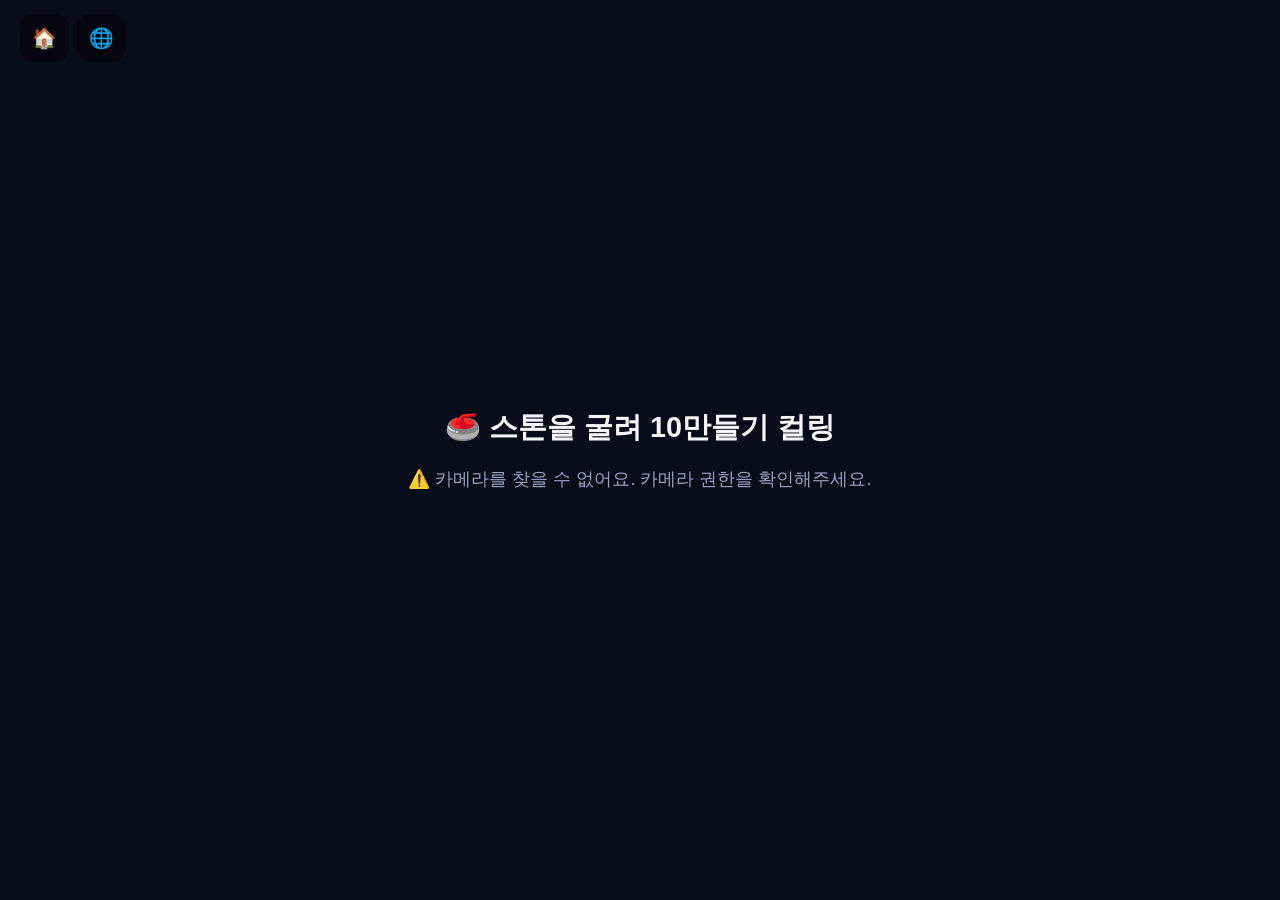
<file: games/u2-curling.html>
<!doctype html>
<html lang="ko">
<head>
<meta charset="UTF-8">
<meta name="viewport" content="width=device-width, initial-scale=1, maximum-scale=1, user-scalable=no, viewport-fit=cover">
<title>스톤을 굴려 10만들기 컬링 · 종목 2</title>
<link rel="stylesheet" href="../css/style.css">
</head>
<body>

<div class="game-stage">
  <video id="video" playsinline muted style="display:none"></video>
  <canvas id="gameCanvas"></canvas>

  <div class="hud">
    <div class="rec" id="recIndicator" style="display:none"><span class="dot"></span>REC</div>
    <div class="hud-actions">
      <button class="home-btn" id="homeBtn">🏠</button>
      <a class="home-btn" id="portalBtn" href="https://motion-math-olympics-portal.vercel.app" title="포털로 돌아가기">🌐</a>
    </div>
  </div>

  <div class="overlay-panel" id="loadingPanel">
    <h2>🥌 스톤을 굴려 10만들기 컬링</h2>
    <p id="loadingText">준비 중…</p>
  </div>

  <div class="overlay-panel" id="raisePanel" style="display:none">
    <div class="raise-icon" id="raiseIcon">🙋</div>
    <h2 id="raiseText">손을 들어 주세요!</h2>
    <div class="hold-bar"><div class="hold-fill" id="holdFill"></div></div>
  </div>

  <div class="overlay-panel ready-flash" id="readyPanel" style="display:none">
    <h2>✋ 좋아요! 준비됐어요</h2>
  </div>

  <div class="overlay-panel" id="countdownPanel" style="display:none">
    <img class="countdown-char" src="../assets/char_u2_curling.png" alt="">
    <div class="countdown-num" id="countNum">3</div>
  </div>

  <div class="overlay-panel" id="resultPanel" style="display:none">
    <h2 id="resultTitle">결과</h2>
    <div class="medal" id="resultMedal">🥉</div>
    <div class="result-stats">
      <div class="stat-box"><div class="num" id="statCount">0개</div><div class="label">기록</div></div>
      <div class="stat-box"><div class="num" id="statBest">0개</div><div class="label">최고 기록</div></div>
      <div class="stat-box"><div class="num" id="statCombo">0</div><div class="label">최고 콤보</div></div>
    </div>
    <video class="preview" id="previewVideo" controls playsinline style="display:none"></video>
    <div class="action-row">
      <button class="ghost-btn" id="savePhotoBtn">📸 사진</button>
      <button class="ghost-btn" id="saveVideoBtn" style="display:none">🎬 3초 영상</button>
      <button class="big-btn" id="retryBtn">🔁 한 번 더</button>
      <button class="ghost-btn" id="homeBtn2">🏠 종목 선택</button>
    </div>
  </div>
</div>

<script type="module">
import {
  HighScore, requestWakeLock, SoundKit, FileAudioLoop,
  HandTracker, ClipRecorder, snapshotCanvas, downloadBlob,
  drawMirroredVideo, fitCanvasToScreen, isHandRaised, toMirroredCanvas, loadImage,
  AutoDifficulty, drawLevelBadge, medalFor,
  scheduleAutoRecording, ComboShot, drawPhotoOverlay,
  ScreenShake, spawnParticles, updateParticles, drawParticles,
  spawnPopup, updatePopups, drawPopups,
  spawnBigPopup, updateBigPopups, drawBigPopups,
  InputMode, PointerInput, StartGate, drawFallbackBackground,
  startCamera, formatFileTimestamp, fluidPx, showSoundHint,
  drawVignette, drawHudBanner, popScale, spawnConfetti, updateConfetti, drawConfetti,
} from "../js/engine.js?v=7";
requestWakeLock();

const UNIT = "u2";
const TITLE = "스톤을 굴려 10만들기 컬링";
const RECORD_SUFFIX = "번 성공";
const MEDALS = { bronze: 5, silver: 9, gold: 13 };
const mode = InputMode.get();
// 규칙: 십틀(10칸)에 이미 채워진 수를 보여주고, "채워진 수 + ? = 10"의 보수 하나만 맞히면 된다.
// 예전에는 스톤 3개의 점수를 더해 10을 만들어야 해서 초1에게 세 수의 덧셈을 요구했고 성공률이 너무 낮았다.
const ATTEMPTS = 2;                 // 한 라운드에 던질 수 있는 횟수
// 하우스를 동심원 3개 링으로 나누고 링마다 후보 수를 적는다. 스톤은 곧게만 굴러가므로
// (부채꼴로 나누면 좌·우 구역에는 아예 닿을 수 없다) "얼마나 세게 미느냐" = "어느 수를 고르느냐"가 된다.
const RINGS = 3;
const PINCH_THRESHOLD = 0.06; // 정규화 좌표 기준 엄지-검지 거리

function randInt(min, max) { return min + Math.floor(Math.random() * (max - min + 1)); }
function shuffle(arr) {
  for (let i = arr.length - 1; i > 0; i--) {
    const j = Math.floor(Math.random() * (i + 1));
    [arr[i], arr[j]] = [arr[j], arr[i]];
  }
  return arr;
}

const video = document.getElementById("video");
const canvas = document.getElementById("gameCanvas");
let dims = fitCanvasToScreen(canvas);
window.addEventListener("resize", () => { dims = fitCanvasToScreen(canvas); });

const sound = new SoundKit();
const bgm = new FileAudioLoop("../assets/sounds/subbgm.mp3", 0.32);
const isMuted = () => localStorage.getItem("smo_muted") === "1";

document.getElementById("homeBtn").addEventListener("click", () => { bgm.stop(); location.href = "../index.html"; });
document.getElementById("homeBtn2").addEventListener("click", () => { bgm.stop(); location.href = "../index.html"; });
document.getElementById("portalBtn").addEventListener("click", () => { bgm.stop(); });

function houseGeom() {
  const { w, h } = dims;
  // 상단에 십틀(10칸 틀)이 들어가므로 하우스를 화면 중앙쯤으로 내려 서로 겹치지 않게 한다.
  const cx = w / 2, cy = h * 0.47;
  const R = Math.min(w, h) * 0.20;
  return { cx, cy, R };
}
// 스톤 시작 위치(홈) — 아래 파워 게이지와 겹치지 않도록 화면 하단보다 살짝 위에 둔다.
function stoneHomePos() {
  const { w, h } = dims;
  return { x: w / 2, y: h * 0.78 };
}
// 레벨이 올라갈수록 하우스가 작아지고, 레벨1에서만 정답 구역을 반짝여 알려 준다.
function roundConfigForLevel(level) {
  if (level === 1) return { houseScale: 1.2, filledMin: 5, filledMax: 9, hint: true };
  if (level === 2) return { houseScale: 1.0, filledMin: 2, filledMax: 9, hint: false };
  return { houseScale: 0.86, filledMin: 1, filledMax: 9, hint: false };
}

const handTracker = new HandTracker();
let pointerInput = null;
let stoneImg = null;
let charImg = null;
loadImage("../assets/char_u2_curling.png").then((img) => { charImg = img; }).catch(() => {});
loadImage("../assets/stone.png").then((img) => { stoneImg = img; }).catch(() => {});

async function init() {
  if (!isMuted()) bgm.play(showSoundHint);
  if (mode === "motion") {
    try {
      await startCamera(video, { width: 640, height: 480 });
      if (!isMuted()) bgm.play(showSoundHint);
    } catch (e) {
      document.getElementById("loadingText").textContent = "⚠️ 카메라를 찾을 수 없어요. 카메라 권한을 확인해주세요.";
      return;
    }
    document.getElementById("loadingText").textContent = "AI 모델을 불러오는 중…";
    await handTracker.init(1);
  } else {
    pointerInput = new PointerInput(canvas);
  }
  document.getElementById("loadingPanel").style.display = "none";
  document.getElementById("raiseIcon").innerHTML = mode === "motion" ? '<img src="../assets/char_cheer.png" alt="">' : "👆";
  document.getElementById("raiseText").textContent = mode === "motion" ? "손을 들어 주세요!" : "화면을 터치(클릭)하면 시작!";
  document.getElementById("raisePanel").style.display = "flex";
  state = "raise";
  requestAnimationFrame(loop);
}

let state = "loading";
const holdFill = document.getElementById("holdFill");
const startGate = new StartGate(mode, holdFill);

let autoDiff, count, combo, maxCombo, playEndAt, introUntil = 0, charFlashUntil = 0;
let filledVal, needVal, ringVals, attemptsLeft, stone, roundOver;
let charging = false, wasPressed = false, chargeStartAt = 0;
let particles = [], popups = [], bigPopups = [], confetti = [];
const shake = new ScreenShake();
let recorder, comboShot, fallbackShot, autoRec, recordedBlob = null;
let recIndicator = document.getElementById("recIndicator");

function newStone() {
  const home = stoneHomePos();
  stone = { x: home.x, y: home.y, vx: 0, vy: 0, moving: false, rot: 0, settled: false };
  charging = true;
  chargeStartAt = performance.now();
}
// 라운드 1개 = 보수 문제 1개. 십틀에 채워진 수(filledVal)를 보여주고 빈칸 수(needVal)를 맞히면 성공.
function newRound() {
  const cfg = roundConfigForLevel(autoDiff.level);
  filledVal = randInt(cfg.filledMin, cfg.filledMax);
  needVal = 10 - filledVal;
  // 정답과 가까운 수들로 나머지 구역을 채워, 찍기보다 실제로 세어 보게 만든다
  const pool = [];
  for (let v = 1; v <= 9; v++) if (v !== needVal) pool.push(v);
  pool.sort((a, b) => Math.abs(a - needVal) - Math.abs(b - needVal));
  const near = shuffle(pool.slice(0, cfg.hint ? 6 : 4)).slice(0, RINGS - 1);
  ringVals = near;
  ringVals.splice(Math.floor(Math.random() * RINGS), 0, needVal);
  attemptsLeft = ATTEMPTS;
  roundOver = false;
  newStone();
}

// 스톤이 멈춘 곳이 어느 링인지 — 0이 가장 안쪽
function ringIndexAt(dist, R) {
  return Math.min(RINGS - 1, Math.floor((dist / R) * RINGS));
}

// 숫자마다 새로 튀어오르도록: 클래스를 지웠다가 강제 리플로우 후 다시 붙여 countPop 애니메이션을
// 처음부터 재생시킨다. 3→2→1로 색도 바뀌어(파랑→노랑→빨강) 갈수록 긴장감이 올라가는 느낌을 준다.
const COUNT_COLORS = { 3: "#4cc9f0", 2: "#ffd166", 1: "#ff5d5d" };
function popCountNum(numEl, n) {
  numEl.textContent = n;
  numEl.style.color = COUNT_COLORS[n] || "#ffd166";
  numEl.classList.remove("pop");
  void numEl.offsetWidth;
  numEl.classList.add("pop");
}

function startCountdown() {
  state = "countdown";
  document.getElementById("countdownPanel").style.display = "flex";
  const numEl = document.getElementById("countNum");
  let n = 3;
  popCountNum(numEl, n);
  if (!isMuted()) sound.countBeep();
  const iv = setInterval(() => {
    n--;
    if (n <= 0) {
      clearInterval(iv);
      document.getElementById("countdownPanel").style.display = "none";
      if (!isMuted()) sound.go();
      beginPlay();
    } else {
      popCountNum(numEl, n);
      if (!isMuted()) sound.countBeep();
    }
  }, 700);
}

function beginPlay() {
  state = "playing";
  const prev = HighScore.get(UNIT);
  autoDiff = new AutoDifficulty(AutoDifficulty.startLevelFromHighScore(prev));
  count = 0; combo = 0; maxCombo = 0;
  particles = []; popups = []; bigPopups = [];
  const INTRO_MS = 2600;
  introUntil = performance.now() + INTRO_MS;
  playEndAt = performance.now() + 60000 + INTRO_MS;
  newRound();

  recorder = new ClipRecorder(canvas, sound, 24);
  recorder.prepare();
  comboShot = new ComboShot(canvas);
  fallbackShot = new ComboShot(canvas);
  autoRec = scheduleAutoRecording(recorder, {
    onStartVisual: () => {
      recIndicator.style.display = "flex";
      setTimeout(() => { if (!comboShot.captured) fallbackShot.capture(canvas); }, 1500);
    },
    onEndVisual: () => { recIndicator.style.display = "none"; },
    onDone: (blob) => { recordedBlob = blob; },
    fallbackMs: 8000,
  });
}

function roundSuccess() {
  roundOver = true;
  count++; combo++;
  if (combo > maxCombo) { maxCombo = combo; comboShot.capture(canvas); }
  autoDiff.reportCorrect();
  autoRec.trigger();
  const { cx, cy } = houseGeom();
  spawnParticles(particles, cx, cy, { count: 30, colors: ["#ffd166", "#f59e0b", "#fff"], speed: 300, life: 600 });
    spawnConfetti(confetti, cx, cy, 34);
  spawnBigPopup(bigPopups, dims.w / 2, dims.h * 0.62, `${filledVal} + ${needVal} = 10!`, "#ffd166");
  charFlashUntil = performance.now() + 500; // 정답 순간에만 캐릭터가 잠깐 등장(메인 게임 중엔 숨김)
  shake.trigger(6, 160);
  if (!isMuted()) { sound.success(); if (combo === 3) sound.comboUp(); if (combo >= 5 && combo % 5 === 0) sound.fever(); }
  setTimeout(() => { if (state === "playing") newRound(); }, 1000);
}
// 한 번 빗나가도 바로 실패시키지 않고 기회를 한 번 더 준다(초1 기준으로 관대하게)
function attemptFail(msg) {
  attemptsLeft--;
  spawnPopup(popups, dims.w / 2, dims.h * 0.66, msg, "#ef476f");
  if (!isMuted()) sound.wrong();
  if (attemptsLeft <= 0) { roundFail(); return; }
  setTimeout(() => { if (state === "playing" && !roundOver) newStone(); }, 700);
}
function roundFail() {
  roundOver = true;
  combo = 0;
  autoDiff.reportWrong();
  spawnBigPopup(bigPopups, dims.w / 2, dims.h * 0.62, `정답은 ${needVal}!`, "#ef476f");
  setTimeout(() => { if (state === "playing") newRound(); }, 1200);
}

function launchStone(vx, vy) {
  stone.vx = vx; stone.vy = vy; stone.moving = true;
  if (!isMuted()) sound.swoosh();
}

function settleStone() {
  stone.moving = false; stone.settled = true;
  const { cx, cy, R } = houseGeom();
  const cfg = roundConfigForLevel(autoDiff.level);
  const dist = Math.hypot(stone.x - cx, stone.y - cy);
  shake.trigger(4, 100);
  if (!isMuted()) sound.tone(90, 0.16, "sawtooth", 0.16);
  if (dist > R * cfg.houseScale) { attemptFail("조금 빗나갔어요! 한 번 더"); return; }
  const val = ringVals[ringIndexAt(dist, R * cfg.houseScale)];
  if (val === needVal) {
    spawnParticles(particles, stone.x, stone.y, { count: 14, colors: ["#ffd166", "#fff"], speed: 200, life: 400 });
    if (!isMuted()) sound.pop();
    roundSuccess();
  } else {
    attemptFail(`${val}칸이에요! 한 번 더`);
  }
}

function endGame() {
  state = "result";
  const { medal, label } = medalFor(count, MEDALS);
  const prev = HighScore.get(UNIT);
  const best = Math.max(count, prev ? prev.count : 0);
  if (!prev || count >= prev.count) {
    HighScore.set(UNIT, { count, bestLevel: autoDiff.level, label: `${medal} ${count}${RECORD_SUFFIX}`, at: Date.now() });
  }
  document.getElementById("resultMedal").textContent = medal;
  document.getElementById("resultTitle").textContent = `${label}! 수고했어요`;
  document.getElementById("statCount").textContent = count + "번";
  document.getElementById("statBest").textContent = best + "번";
  document.getElementById("statCombo").textContent = "🔥" + maxCombo;

  const shot = comboShot.captured ? comboShot : fallbackShot;
  const previewVideo = document.getElementById("previewVideo");
  const saveVideoBtn = document.getElementById("saveVideoBtn");
  if (recordedBlob) {
    previewVideo.src = URL.createObjectURL(recordedBlob);
    previewVideo.style.display = "block";
    saveVideoBtn.style.display = "inline-block";
  }
  document.getElementById("savePhotoBtn").onclick = async () => {
    const blob = await shot.toBlob((ctx, w, h) => drawPhotoOverlay(ctx, w, h, { title: TITLE, record: count + RECORD_SUFFIX, medal }));
    downloadBlob(blob, `수학올림픽_컬링_${formatFileTimestamp()}.png`);
  };
  document.getElementById("saveVideoBtn").onclick = () => {
    if (recordedBlob) downloadBlob(recordedBlob, `수학올림픽_컬링_${formatFileTimestamp()}.${recorder.extension}`);
  };
  document.getElementById("resultPanel").style.display = "flex";
  if (!isMuted()) sound.success();
}

document.getElementById("retryBtn").addEventListener("click", () => {
  document.getElementById("resultPanel").style.display = "none";
  document.getElementById("raisePanel").style.display = "flex";
  startGate.since = 0; startGate.ready = false; holdFill.style.width = "0%";
  state = "raise";
});

document.getElementById("raisePanel").addEventListener("click", () => {
  if (state === "raise" && mode !== "motion") goReady();
});

// 모션: 엄지-검지 핀치 거리로 "잡음" 판정, 중간점을 커서로 사용
// 터치/마우스: 누르고 있는 동안 = 잡음
function gripState(handResult) {
  if (mode === "motion") {
    if (!handResult || !handResult.landmarks || !handResult.landmarks.length) return { gripped: false, x: 0, y: 0 };
    const lm = handResult.landmarks[0];
    const dNorm = Math.hypot(lm[4].x - lm[8].x, lm[4].y - lm[8].y);
    const midNorm = { x: (lm[4].x + lm[8].x) / 2, y: (lm[4].y + lm[8].y) / 2 };
    const pt = toMirroredCanvas(midNorm, dims.w, dims.h, video);
    return { gripped: dNorm < PINCH_THRESHOLD, x: pt.x, y: pt.y };
  }
  const gripped = !!(pointerInput && pointerInput.down && pointerInput.points.length);
  const pt = gripped ? pointerInput.points[0] : { x: 0, y: 0 };
  return { gripped, x: pt.x, y: pt.y };
}

function loop(tsMs) {
  requestAnimationFrame(loop);
  if (mode === "motion" && video.readyState < 2) return;
  const { ctx, w, h } = dims;
  ctx.save();
  shake.apply(ctx);
  if (mode === "motion") drawMirroredVideo(ctx, video, w, h);
  else drawFallbackBackground(ctx, w, h);

  let handResult = null;
  if (mode === "motion") {
    handResult = handTracker.detect(video, tsMs);
    if (state === "raise") {
      let raised = false;
      if (handResult && handResult.landmarks) for (const lm of handResult.landmarks) if (isHandRaised(lm)) raised = true;
      if (startGate.update(tsMs, raised)) goReady();
    }
  }
  const grip = gripState(handResult);

  if (state === "playing") stepGame(tsMs, grip);

  // 커서(잡는 손) 표시
  if (grip.gripped) {
    ctx.beginPath();
    ctx.arc(grip.x, grip.y, 18, 0, Math.PI * 2);
    ctx.fillStyle = "rgba(255,183,3,0.7)";
    ctx.fill();
    ctx.lineWidth = 3; ctx.strokeStyle = "#fff"; ctx.stroke();
  }
  ctx.restore();
}

function drawIntro(ctx, w, h) {
  ctx.save();
  ctx.fillStyle = "#00000090";
  ctx.fillRect(0, 0, w, h);
  ctx.textAlign = "center"; ctx.textBaseline = "middle";
  ctx.fillStyle = "#fff"; ctx.shadowColor = "#000"; ctx.shadowBlur = 10;
  ctx.font = `900 ${fluidPx(dims, 50)}px sans-serif`;
  ctx.fillText("6 + ? = 10", w / 2, h * 0.4);
  ctx.fillStyle = "#ffd166";
  ctx.font = `bold ${fluidPx(dims, 24)}px sans-serif`;
  ctx.fillText("🥌 빈칸을 채우는 수 자리에 스톤을 굴려요!", w / 2, h * 0.53);
  if (charImg) {
    const ch = Math.min(h * 0.32, w * 0.4);
    const cw = ch * (charImg.naturalWidth / charImg.naturalHeight);
    ctx.drawImage(charImg, w / 2 - cw / 2, h * 0.58, cw, ch);
  }
  ctx.restore();
}

// 수를 점으로도 함께 보여준다 — 글자를 못 읽어도 개수를 세어 알 수 있게
function drawCountDots(ctx, x, y, n, r) {
  const perRow = 5, rows = Math.ceil(n / perRow);
  ctx.save();
  ctx.fillStyle = "#1d2b4d";
  for (let i = 0; i < n; i++) {
    const row = Math.floor(i / perRow), col = i % perRow;
    const inRow = Math.min(perRow, n - row * perRow);
    ctx.beginPath();
    ctx.arc(x + (col - (inRow - 1) / 2) * r * 2.6, y + (row - (rows - 1) / 2) * r * 2.6, r, 0, Math.PI * 2);
    ctx.fill();
  }
  ctx.restore();
}

// 십틀(ten-frame): 초1 교과서의 10 가르기·모으기 교구. 채워진 칸과 빈칸을 한눈에 보여 준다.
function drawTenFrame(ctx, w, topY, filled) {
  const cell = fluidPx(dims, 40, { min: 22, max: 48 });
  const frameW = cell * 5, frameH = cell * 2;
  const x0 = w / 2 - frameW / 2, y0 = topY;
  ctx.save();
  ctx.fillStyle = "rgba(255,255,255,0.95)";
  ctx.beginPath(); ctx.roundRect(x0 - 8, y0 - 8, frameW + 16, frameH + 16, 12); ctx.fill();
  ctx.strokeStyle = "#1d2b4d"; ctx.lineWidth = 3;
  ctx.beginPath(); ctx.roundRect(x0 - 8, y0 - 8, frameW + 16, frameH + 16, 12); ctx.stroke();
  for (let i = 0; i < 10; i++) {
    const x = x0 + (i % 5) * cell, y = y0 + Math.floor(i / 5) * cell;
    ctx.strokeStyle = "#1d2b4d"; ctx.lineWidth = 2;
    ctx.strokeRect(x, y, cell, cell);
    ctx.beginPath(); ctx.arc(x + cell / 2, y + cell / 2, cell * 0.30, 0, Math.PI * 2);
    if (i < filled) {
      ctx.fillStyle = "#4cc9f0"; ctx.fill();
      ctx.lineWidth = 2; ctx.strokeStyle = "#1d2b4d"; ctx.stroke();
    } else {
      ctx.save();
      ctx.setLineDash([4, 4]);
      ctx.strokeStyle = "#ef476f"; ctx.lineWidth = 2; ctx.stroke();
      ctx.restore();
    }
  }
  ctx.restore();
  return y0 + frameH;
}

// 하우스를 동심원 3개 링으로 그리고, 링마다 후보 수를 "숫자 + 점"으로 위쪽 호에 적는다.
// 스톤은 아래에서 곧게 올라오므로 파워 조절만으로 원하는 링을 고를 수 있다.
function drawHouse(ctx, cx, cy, R, hint, now) {
  const ringColors = ["#ffcbd6", "#c6f0d9", "#a5dcf7"]; // [0]=가장 안쪽
  ctx.save();
  ctx.beginPath(); ctx.arc(cx, cy, R * 1.05, 0, Math.PI * 2);
  ctx.fillStyle = "rgba(255,255,255,0.95)"; ctx.fill();
  ctx.strokeStyle = "#1d2b4d"; ctx.lineWidth = 3; ctx.stroke();
  // 바깥 링부터 채워 안쪽 링이 위에 덮이게 한다
  for (let i = RINGS - 1; i >= 0; i--) {
    const r = R * ((i + 1) / RINGS);
    ctx.beginPath(); ctx.arc(cx, cy, r, 0, Math.PI * 2);
    ctx.fillStyle = ringColors[i % ringColors.length]; ctx.fill();
    if (hint && ringVals[i] === needVal) {
      ctx.save();
      ctx.globalAlpha = 0.28 + Math.sin(now / 260) * 0.2;
      ctx.fillStyle = "#ffd166"; ctx.fill();
      ctx.restore();
    }
    ctx.strokeStyle = "#1d2b4d"; ctx.lineWidth = 3; ctx.stroke();
  }
  // 각 링의 라벨은 링 두께 한가운데(위쪽)에 얹는다
  const band = R / RINGS;
  const numSize = Math.max(13, Math.min(band * 0.52, fluidPx(dims, 30, { min: 15, max: 36 })));
  const dotR = Math.max(2, band * 0.075);
  for (let i = 0; i < RINGS; i++) {
    const v = ringVals[i];
    const ry = cy - band * (i + 0.5);
    ctx.font = `900 ${numSize}px sans-serif`;
    const numW = ctx.measureText(String(v)).width;
    const dotsW = Math.min(5, v) * dotR * 2.6;
    const gap = dotR * 2.4;
    const total = numW + gap + dotsW;
    ctx.textAlign = "left"; ctx.textBaseline = "middle";
    ctx.fillStyle = "#1d2b4d";
    ctx.fillText(v, cx - total / 2, ry);
    drawCountDots(ctx, cx - total / 2 + numW + gap + dotsW / 2, ry, v, dotR);
  }
  ctx.restore();
}

function goReady() {
  state = "ready";
  document.getElementById("raisePanel").style.display = "none";
  document.getElementById("readyPanel").style.display = "flex";
  if (!isMuted()) sound.click();
  setTimeout(() => {
    document.getElementById("readyPanel").style.display = "none";
    startCountdown();
  }, 500);
}

function stepGame(tsMs, grip) {
  const { ctx, w, h } = dims;
  const remain = Math.max(0, playEndAt - performance.now());
  if (remain <= 0) { endGame(); return; }
  const now = performance.now();
  if (now < introUntil) { drawIntro(ctx, w, h); return; }
  const { cx, cy, R } = houseGeom();
  const cfg = roundConfigForLevel(autoDiff.level);
  const scale = cfg.houseScale;
  const home = stoneHomePos();

  // 문제(십틀 + 식)를 먼저 그린다 — 아래 요소들과 겹치지 않도록 배너 높이를 받아 이어 붙인다
  const bannerBottom = drawHudBanner(ctx, dims, [
    { text: `${filledVal} + ? = 10`, size: 34, weight: "900", color: "#1d2b4d" },
    { text: `🔥${combo}   기록 ${count}번   ⏱ ${Math.ceil(remain / 1000)}초   🥌 기회 ${attemptsLeft}`, size: 15, color: "#e8590c" },
  ]);
  drawTenFrame(ctx, w, bannerBottom + fluidPx(dims, 14, { min: 8, max: 20 }), filledVal);

  // 힘 조절 방식: 파워 게이지가 자동으로 0↔1을 오가고, 원하는 순간에 한 번만 누르면(핀치/터치)
  // 그 세기로 스톤이 하우스 쪽으로 곧게 굴러간다. 드래그 정확도가 필요 없어 1학년도 쉽게 조절할 수 있다.
  const FRICTION = Math.min(w, h) * 0.45;
  const houseDist = home.y - cy;                       // 홈에서 하우스 중심까지 거리
  const reach = R * scale * 1.15;                      // 이 범위 안에서 파워로 조절
  const minDist = Math.max(20, houseDist - reach), maxDist = houseDist + reach;
  const powerFrac = charging ? (Math.sin((now - chargeStartAt) / 620) + 1) / 2 : 0;

  // 입력 엣지는 매 프레임 갱신해야 "누른 채로 유지"된 상태가 다음 스톤까지 새어나가지 않는다
  let pressed = false;
  if (mode === "motion") { pressed = grip.gripped && !wasPressed; wasPressed = grip.gripped; }
  else { pressed = !!(pointerInput && pointerInput.consumeJustDown()); }

  if (charging && !stone.moving && !stone.settled) {
    if (pressed) {
      charging = false;
      const targetDist = minDist + (maxDist - minDist) * powerFrac;
      // 등가속 감속에서 정확히 targetDist 만큼 가고 멈추는 초기 속도
      launchStone(0, -Math.sqrt(2 * FRICTION * targetDist));
    }
  }

  if (stone.moving) {
    const spd = Math.hypot(stone.vx, stone.vy);
    if (spd > 1) {
      const decel = FRICTION * (1 / 60);
      const nvx = stone.vx - (stone.vx / spd) * decel;
      const nvy = stone.vy - (stone.vy / spd) * decel;
      stone.vx = (Math.sign(nvx) === Math.sign(stone.vx)) ? nvx : 0;
      stone.vy = (Math.sign(nvy) === Math.sign(stone.vy)) ? nvy : 0;
      stone.x += stone.vx * (1 / 60);
      stone.y += stone.vy * (1 / 60);
      stone.rot += spd * 0.002;
    } else {
      stone.vx = 0; stone.vy = 0;
    }
    const outOfBounds = stone.x < -80 || stone.x > w + 80 || stone.y < -80 || stone.y > h + 80;
    if (outOfBounds) {
      stone.moving = false; stone.settled = true;
      attemptFail("너무 세게! 한 번 더");
    } else if (Math.hypot(stone.vx, stone.vy) < 1) {
      settleStone();
    }
  }

  drawHouse(ctx, cx, cy, R * scale, cfg.hint, now);

  // 정답을 맞힌 순간에만 화면 가운데에 크게 잠깐 등장 — 평소 플레이 화면에는 캐릭터가 없다
  if (charImg && now < charFlashUntil) {
    const t = 1 - (charFlashUntil - now) / 500;
    const alpha = t < 0.2 ? t / 0.2 : Math.max(0, 1 - (t - 0.6) / 0.4);
    const ch = Math.min(h * 0.5, w * 0.5);
    const cw = ch * (charImg.naturalWidth / charImg.naturalHeight);
    ctx.save();
    ctx.globalAlpha = alpha;
    ctx.drawImage(charImg, w / 2 - cw / 2, h / 2 - ch / 2, cw, ch);
    ctx.restore();
  }

  // 힘 조절 게이지 + 도착 예상 지점 표시(게이지가 움직이는 동안 실시간으로 어디에 멈출지 보여줌)
  if (charging && !stone.moving && !stone.settled) {
    const predictY = home.y - (minDist + (maxDist - minDist) * powerFrac);
    ctx.save();
    ctx.setLineDash([8, 8]);
    ctx.strokeStyle = "#ffd16688"; ctx.lineWidth = 3;
    ctx.beginPath(); ctx.moveTo(home.x, home.y); ctx.lineTo(home.x, predictY); ctx.stroke();
    ctx.setLineDash([]);
    ctx.beginPath(); ctx.arc(home.x, predictY, fluidPx(dims, 16, { min: 12, max: 24 }), 0, Math.PI * 2);
    ctx.strokeStyle = "#06d6a0"; ctx.lineWidth = 4; ctx.stroke();
    ctx.restore();

    const gaugeW = Math.min(w * 0.55, 340), gaugeH = fluidPx(dims, 22, { min: 16, max: 30 });
    const gx = w / 2 - gaugeW / 2, gy = h * 0.88; // 스톤(홈)과 하단 안내문 사이에 들어가도록
    ctx.save();
    ctx.fillStyle = "#0b0e1fcc";
    ctx.beginPath(); ctx.roundRect(gx, gy, gaugeW, gaugeH, gaugeH / 2); ctx.fill();
    ctx.strokeStyle = "#ffffff55"; ctx.lineWidth = 2; ctx.stroke();
    ctx.fillStyle = powerFrac < 0.4 ? "#4cc9f0" : powerFrac < 0.8 ? "#06d6a0" : "#ef476f";
    ctx.beginPath(); ctx.roundRect(gx + 2, gy + 2, Math.max(0, (gaugeW - 4) * powerFrac), gaugeH - 4, (gaugeH - 4) / 2); ctx.fill();
    ctx.textAlign = "center"; ctx.fillStyle = "#fff"; ctx.font = `bold ${fluidPx(dims, 15)}px sans-serif`;
    ctx.fillText("힘 " + Math.round(powerFrac * 100) + "%", w / 2, gy + gaugeH + fluidPx(dims, 17));
    ctx.restore();
  }

  // 스톤
  // 링 한 칸(R/3)보다 스톤이 크면 어느 링에 들어갔는지 눈으로 알기 어려워 작게 잡는다
  const stoneR = fluidPx(dims, 28, { min: 20, max: 38 });
  ctx.save();
  ctx.translate(stone.x, stone.y);
  ctx.rotate(stone.rot);
  if (stoneImg) {
    ctx.drawImage(stoneImg, -stoneR, -stoneR, stoneR * 2, stoneR * 2);
  } else {
    ctx.beginPath(); ctx.arc(0, 0, stoneR, 0, Math.PI * 2);
    ctx.fillStyle = "#ef476f"; ctx.fill();
    ctx.lineWidth = 4; ctx.strokeStyle = "#9aa0c0"; ctx.stroke();
  }
  ctx.restore();

  particles = updateParticles(particles, 1 / 60);
  drawParticles(ctx, particles);
  confetti = updateConfetti(confetti, 1 / 60);
  drawConfetti(ctx, confetti);
  popups = updatePopups(popups, 1 / 60);
  drawPopups(ctx, popups);
  bigPopups = updateBigPopups(bigPopups, 1 / 60);
  drawBigPopups(ctx, bigPopups);

  drawVignette(ctx, w, h, 0.18);
  ctx.save();
  ctx.textAlign = "center";
  const hintFont = fluidPx(dims, 14);
  ctx.font = `${hintFont}px sans-serif`;
  ctx.fillStyle = "#1d2b4d"; ctx.shadowColor = "rgba(255,255,255,0.9)"; ctx.shadowBlur = 6;
  ctx.fillText(mode === "motion" ? "🤏 초록 동그라미가 정답 칸에 올 때 손가락을 모아요!" : "👆 초록 동그라미가 정답 칸에 올 때 화면을 눌러요!", w / 2, h - hintFont * 1.4);
  ctx.restore();

  drawLevelBadge(ctx, w, h, autoDiff.level);
}

init();
</script>
</body>
</html>
</file>
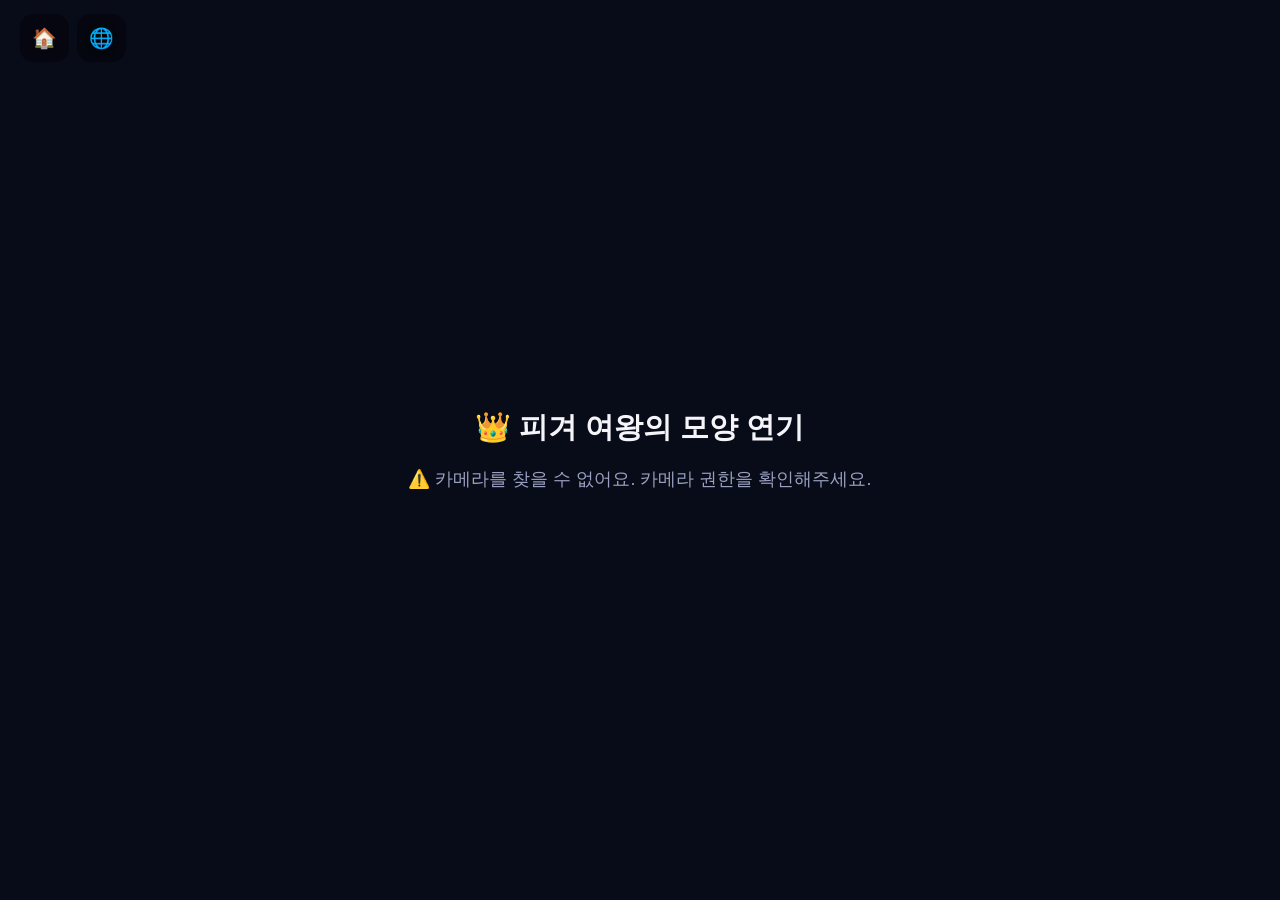
<file: games/u3-figure.html>
<!doctype html>
<html lang="ko">
<head>
<meta charset="UTF-8">
<meta name="viewport" content="width=device-width, initial-scale=1, maximum-scale=1, user-scalable=no, viewport-fit=cover">
<title>피겨 여왕의 모양 연기 · 종목 3</title>
<link rel="stylesheet" href="../css/style.css">
</head>
<body>

<div class="game-stage">
  <video id="video" playsinline muted style="display:none"></video>
  <canvas id="gameCanvas"></canvas>

  <div class="hud">
    <div class="rec" id="recIndicator" style="display:none"><span class="dot"></span>REC</div>
    <div class="hud-actions">
      <button class="home-btn" id="homeBtn">🏠</button>
      <a class="home-btn" id="portalBtn" href="https://motion-math-olympics-portal.vercel.app" title="포털로 돌아가기">🌐</a>
    </div>
  </div>

  <div class="overlay-panel" id="loadingPanel">
    <h2>👑 피겨 여왕의 모양 연기</h2>
    <p id="loadingText">준비 중…</p>
  </div>

  <div class="overlay-panel" id="raisePanel" style="display:none">
    <div class="raise-icon" id="raiseIcon">🙋</div>
    <h2 id="raiseText">손을 들어 주세요!</h2>
    <div class="hold-bar"><div class="hold-fill" id="holdFill"></div></div>
  </div>

  <div class="overlay-panel ready-flash" id="readyPanel" style="display:none">
    <h2>✋ 좋아요! 준비됐어요</h2>
  </div>

  <div class="overlay-panel" id="countdownPanel" style="display:none">
    <img class="countdown-char" src="../assets/char_u3_figure.png" alt="">
    <div class="countdown-num" id="countNum">3</div>
  </div>

  <div class="overlay-panel" id="resultPanel" style="display:none">
    <h2 id="resultTitle">결과</h2>
    <div class="medal" id="resultMedal">🥉</div>
    <div class="result-stats">
      <div class="stat-box"><div class="num" id="statCount">0개</div><div class="label">기록</div></div>
      <div class="stat-box"><div class="num" id="statBest">0개</div><div class="label">최고 기록</div></div>
      <div class="stat-box"><div class="num" id="statCombo">0</div><div class="label">최고 콤보</div></div>
    </div>
    <video class="preview" id="previewVideo" controls playsinline style="display:none"></video>
    <div class="action-row">
      <button class="ghost-btn" id="savePhotoBtn">📸 사진</button>
      <button class="ghost-btn" id="saveVideoBtn" style="display:none">🎬 3초 영상</button>
      <button class="big-btn" id="retryBtn">🔁 한 번 더</button>
      <button class="ghost-btn" id="homeBtn2">🏠 종목 선택</button>
    </div>
  </div>
</div>

<script type="module">
import {
  HighScore, requestWakeLock, SoundKit, FileAudioLoop,
  HandTracker, ClipRecorder, snapshotCanvas, downloadBlob,
  drawMirroredVideo, fitCanvasToScreen, isHandRaised,
  AutoDifficulty, drawLevelBadge, medalFor,
  scheduleAutoRecording, ComboShot, drawPhotoOverlay,
  ScreenShake, spawnParticles, updateParticles, drawParticles,
  spawnPopup, updatePopups, drawPopups,
  spawnBigPopup, updateBigPopups, drawBigPopups,
  InputMode, PointerInput, StartGate, getCursors, drawFallbackBackground,
  startCamera, formatFileTimestamp, fluidPx, showSoundHint,
  drawVignette, drawHudBanner, popScale, spawnConfetti, updateConfetti, drawConfetti,
} from "../js/engine.js?v=7";
requestWakeLock();

const UNIT = "u3";
const TITLE = "피겨 여왕의 모양 연기";
const RECORD_SUFFIX = "개 수집";
const MEDALS = { bronze: 10, silver: 18, gold: 26 };
const mode = InputMode.get();
const HIT_COOLDOWN = 240;   // 손을 한 자리에 두어도 연속으로 쓸어담기지 않도록
const SPIN_EVERY = 5;       // 이만큼 모으면 "🏅 X점!" 보너스 팝업

const video = document.getElementById("video");
const canvas = document.getElementById("gameCanvas");
let dims = fitCanvasToScreen(canvas);
window.addEventListener("resize", () => { dims = fitCanvasToScreen(canvas); });

const sound = new SoundKit();
const bgm = new FileAudioLoop("../assets/sounds/subbgm.mp3", 0.32);
const isMuted = () => localStorage.getItem("smo_muted") === "1";

document.getElementById("homeBtn").addEventListener("click", () => { bgm.stop(); location.href = "../index.html"; });
document.getElementById("homeBtn2").addEventListener("click", () => { bgm.stop(); location.href = "../index.html"; });
document.getElementById("portalBtn").addEventListener("click", () => { bgm.stop(); });

const SHAPES = [
  { key: "circle", label: "동그라미", color: "#4cc9f0" },
  { key: "triangle", label: "세모", color: "#ffd166" },
  { key: "square", label: "네모", color: "#ef476f" },
];

function levelConfig(level) {
  if (level === 1) return { tiles: 5, speed: 26, targetEvery: 6000 };
  if (level === 2) return { tiles: 6, speed: 38, targetEvery: 5000 };
  return { tiles: 7, speed: 50, targetEvery: 4000 };
}

const handTracker = new HandTracker();
let pointerInput = null;

async function init() {
  if (!isMuted()) bgm.play(showSoundHint);
  if (mode === "motion") {
    try {
      await startCamera(video, { width: 640, height: 480 });
      if (!isMuted()) bgm.play(showSoundHint);
    } catch (e) {
      document.getElementById("loadingText").textContent = "⚠️ 카메라를 찾을 수 없어요. 카메라 권한을 확인해주세요.";
      return;
    }
    document.getElementById("loadingText").textContent = "AI 모델을 불러오는 중…";
    await handTracker.init(2);
  } else {
    pointerInput = new PointerInput(canvas);
  }
  document.getElementById("loadingPanel").style.display = "none";
  document.getElementById("raiseIcon").innerHTML = mode === "motion" ? '<img src="../assets/char_cheer.png" alt="">' : "👆";
  document.getElementById("raiseText").textContent = mode === "motion" ? "손을 들어 주세요!" : "화면을 터치(클릭)하면 시작!";
  document.getElementById("raisePanel").style.display = "flex";
  state = "raise";
  requestAnimationFrame(loop);
}

let state = "loading";
const holdFill = document.getElementById("holdFill");
const startGate = new StartGate(mode, holdFill);

let autoDiff, count, combo, maxCombo, playEndAt, cfg;
let targetShape, tiles = [], lastHitAt = 0, targetSwitchAt = 0;
let targetStreak = 0, targetStreakGoal = 0; // 같은 모양을 3~4개 모으면 목표 모양을 바꾼다
let missFlashUntil = 0;
let trickStart = -9999, nextAutoTrickAt = 0; // 피겨 스케이터의 회전/점프 연기 타이밍
const TRICK_DUR = 650;
let particles = [], popups = [], bigPopups = [], confetti = [];
const shake = new ScreenShake();
let recorder, comboShot, fallbackShot, autoRec, recordedBlob = null;
let recIndicator = document.getElementById("recIndicator");

function tileRadius() { return fluidPx(dims, 46, { min: 34, max: 66 }); }

// ── 피겨 연출 ──────────────────────────────────────────────────────
// 손이 지나간 자리에 남는 빛 리본. 손마다 최근 좌표를 모아 두었다가 꼬리로 갈수록 가늘어지게 그린다.
const RIBBON_LEN = 16;
const ribbons = [[], []];
const RIBBON_COLORS = ["#bfe9ff", "#ffd6f0"];
function pushRibbon(i, x, y) {
  const r = ribbons[i];
  if (!r) return;
  const last = r[r.length - 1];
  if (last && Math.hypot(last.x - x, last.y - y) < 2) return;
  r.push({ x, y });
  while (r.length > RIBBON_LEN) r.shift();
}
function fadeRibbon(i) { const r = ribbons[i]; if (r && r.length) r.shift(); }
function drawRibbon(ctx, pts, color, maxWidth) {
  if (!pts || !pts.length) return;
  ctx.save();
  ctx.lineCap = "round"; ctx.lineJoin = "round";
  ctx.shadowColor = color; ctx.shadowBlur = 14;
  for (let i = 1; i < pts.length; i++) {
    const t = i / (pts.length - 1);
    ctx.globalAlpha = 0.15 + t * 0.7;
    ctx.lineWidth = Math.max(1.5, maxWidth * t);
    ctx.strokeStyle = color;
    ctx.beginPath();
    ctx.moveTo(pts[i - 1].x, pts[i - 1].y);
    ctx.lineTo(pts[i].x, pts[i].y);
    ctx.stroke();
  }
  // 리본 끝(손 위치)의 반짝임 — 손을 멈춰도 자기 위치를 알 수 있게 항상 그린다
  const head = pts[pts.length - 1];
  ctx.globalAlpha = 0.95;
  ctx.fillStyle = "#fff";
  ctx.beginPath(); ctx.arc(head.x, head.y, maxWidth * 0.42, 0, Math.PI * 2); ctx.fill();
  ctx.globalAlpha = 0.5;
  ctx.strokeStyle = color; ctx.lineWidth = maxWidth * 0.28;
  ctx.beginPath(); ctx.arc(head.x, head.y, maxWidth * 0.72, 0, Math.PI * 2); ctx.stroke();
  ctx.restore();
}

// 피겨 스케이터 실루엣(아라베스크 자세) — 게임 내내 화면에 있으며 회전/점프 연기를 계속 펼친다.
// 예전엔 우리반 캐릭터 이미지로 그리며 손 건네는 모션+제자리 회전 연출을 넣었는데
// 둘 다 어색하다는 피드백을 받아, 원래 쓰던 손그림 스틱피겨로 되돌렸다. spin/jumpT로
// 점프-회전(악셀) 연기를 표현한다: 좌우 반전 트릭으로 회전을, 포물선 이동으로 점프를 흉내낸다.
function drawFigureSkater(ctx, x, y, size, lean, spin, jumpT) {
  const s = size / 100;
  const jump = jumpT ? Math.sin(Math.min(1, jumpT) * Math.PI) : 0;
  ctx.save();
  ctx.translate(x, y - jump * size * 0.9);
  ctx.rotate(lean);
  if (spin) {
    const c = Math.cos(spin);
    ctx.scale(c >= 0 ? Math.max(0.25, c) : -Math.max(0.25, -c), 1);
  }
  ctx.globalAlpha = 0.94;
  ctx.lineCap = "round"; ctx.lineJoin = "round";
  ctx.strokeStyle = "#1d2b4d"; ctx.fillStyle = "#1d2b4d";
  ctx.lineWidth = 9 * s;
  ctx.beginPath(); ctx.moveTo(0, -46 * s); ctx.quadraticCurveTo(3 * s, -20 * s, 0, 0); ctx.stroke();              // 지지 다리
  ctx.beginPath(); ctx.moveTo(0, -46 * s); ctx.quadraticCurveTo(-30 * s, -48 * s, -54 * s, -70 * s); ctx.stroke(); // 뒷다리
  ctx.beginPath(); ctx.moveTo(0, -46 * s); ctx.lineTo(6 * s, -78 * s); ctx.stroke();                               // 몸통
  ctx.beginPath(); ctx.moveTo(4 * s, -72 * s); ctx.quadraticCurveTo(28 * s, -82 * s, 44 * s, -98 * s); ctx.stroke();// 앞팔
  ctx.beginPath(); ctx.moveTo(4 * s, -72 * s); ctx.quadraticCurveTo(-18 * s, -74 * s, -36 * s, -86 * s); ctx.stroke();// 뒷팔
  ctx.beginPath(); ctx.arc(8 * s, -92 * s, 10 * s, 0, Math.PI * 2); ctx.fill();                                    // 머리
  ctx.beginPath();                                                                                                  // 치마
  ctx.moveTo(-15 * s, -42 * s); ctx.lineTo(5 * s, -64 * s); ctx.lineTo(21 * s, -38 * s); ctx.closePath();
  ctx.fillStyle = "#ef476f"; ctx.fill();
  ctx.strokeStyle = "#cfe6f5"; ctx.lineWidth = 4 * s;                                                               // 스케이트 날
  ctx.beginPath(); ctx.moveTo(-9 * s, 2 * s); ctx.lineTo(11 * s, 2 * s); ctx.stroke();
  ctx.restore();
}

// 얼음 조각 하나 — 화면 안을 천천히 떠다니며 빙글빙글 돈다
function makeTile(forceKey) {
  const { w, h } = dims;
  const r = tileRadius();
  const key = forceKey || SHAPES[Math.floor(Math.random() * SHAPES.length)].key;
  const a = Math.random() * Math.PI * 2;
  return {
    key,
    x: r * 2 + Math.random() * (w - r * 4),
    y: h * 0.24 + Math.random() * (h * 0.50),
    vx: Math.cos(a) * cfg.speed, vy: Math.sin(a) * cfg.speed,
    rot: Math.random() * Math.PI * 2,
    rotSpeed: (Math.random() < 0.5 ? -1 : 1) * (0.4 + Math.random() * 0.6),
    born: performance.now(),
    dead: false,
  };
}

// 목표 모양이 전체 조각의 절반 이상은 되도록 — 예전엔 "최소 2개"만 보장해서 7개 중 2개(29%)뿐인
// 경우가 흔했고, 그러면 화면을 한참 훑어야 겨우 찾는 느낌이라 "너무 적다"는 피드백으로 이어졌다.
function targetCountFor() { return Math.max(2, Math.ceil(tiles.length * 0.55)); }

function pickTargetShape() {
  // 직전과 같은 모양이 연달아 나오지 않도록 후보에서 제외한다
  const candidates = targetShape ? SHAPES.filter((s) => s.key !== targetShape.key) : SHAPES;
  targetShape = candidates[Math.floor(Math.random() * candidates.length)];
  targetSwitchAt = performance.now() + cfg.targetEvery;
  targetStreak = 0;
  targetStreakGoal = 3 + Math.floor(Math.random() * 2); // 3개 또는 4개
  const want = targetCountFor();
  const nonTargetIdx = [];
  let have = 0;
  tiles.forEach((t, i) => { if (t.dead) return; if (t.key === targetShape.key) have++; else nonTargetIdx.push(i); });
  for (let i = nonTargetIdx.length - 1; i > 0; i--) { // 무작위로 몇 개를 목표 모양으로 바꿀지 섞는다
    const j = Math.floor(Math.random() * (i + 1));
    [nonTargetIdx[i], nonTargetIdx[j]] = [nonTargetIdx[j], nonTargetIdx[i]];
  }
  for (let i = 0; have < want && i < nonTargetIdx.length; i++, have++) {
    tiles[nonTargetIdx[i]] = makeTile(targetShape.key);
  }
}

function resetBoard() {
  cfg = levelConfig(autoDiff.level);
  tiles = Array.from({ length: cfg.tiles }, () => makeTile());
  pickTargetShape();
}

// 숫자마다 새로 튀어오르도록: 클래스를 지웠다가 강제 리플로우 후 다시 붙여 countPop 애니메이션을
// 처음부터 재생시킨다. 3→2→1로 색도 바뀌어(파랑→노랑→빨강) 갈수록 긴장감이 올라가는 느낌을 준다.
const COUNT_COLORS = { 3: "#4cc9f0", 2: "#ffd166", 1: "#ff5d5d" };
function popCountNum(numEl, n) {
  numEl.textContent = n;
  numEl.style.color = COUNT_COLORS[n] || "#ffd166";
  numEl.classList.remove("pop");
  void numEl.offsetWidth;
  numEl.classList.add("pop");
}

function startCountdown() {
  state = "countdown";
  document.getElementById("countdownPanel").style.display = "flex";
  const numEl = document.getElementById("countNum");
  let n = 3;
  popCountNum(numEl, n);
  if (!isMuted()) sound.countBeep();
  const iv = setInterval(() => {
    n--;
    if (n <= 0) {
      clearInterval(iv);
      document.getElementById("countdownPanel").style.display = "none";
      if (!isMuted()) sound.go();
      beginPlay();
    } else {
      popCountNum(numEl, n);
      if (!isMuted()) sound.countBeep();
    }
  }, 700);
}

function beginPlay() {
  state = "playing";
  dims = fitCanvasToScreen(canvas);
  const prev = HighScore.get(UNIT);
  autoDiff = new AutoDifficulty(AutoDifficulty.startLevelFromHighScore(prev));
  count = 0; combo = 0; maxCombo = 0;
  particles = []; popups = []; bigPopups = [];
  missFlashUntil = 0; lastHitAt = 0;
  trickStart = -9999; nextAutoTrickAt = performance.now() + 2000 + Math.random() * 1500;
  playEndAt = performance.now() + 60000;
  resetBoard();

  recorder = new ClipRecorder(canvas, sound, 24);
  recorder.prepare();
  comboShot = new ComboShot(canvas);
  fallbackShot = new ComboShot(canvas);
  autoRec = scheduleAutoRecording(recorder, {
    onStartVisual: () => {
      recIndicator.style.display = "flex";
      setTimeout(() => { if (!comboShot.captured) fallbackShot.capture(canvas); }, 1500);
    },
    onEndVisual: () => { recIndicator.style.display = "none"; },
    onDone: (blob) => { recordedBlob = blob; },
    fallbackMs: 8000,
  });
}

function collectTile(tile, idx) {
  tile.dead = true;             // 즉시 죽여서 같은 조각이 여러 번 채점되지 않게 한다
  lastHitAt = performance.now();
  count++; combo++;
  if (combo > maxCombo) { maxCombo = combo; comboShot.capture(canvas); }
  autoDiff.reportCorrect();
  autoRec.trigger();
  spawnParticles(particles, tile.x, tile.y, { count: 22, colors: ["#bfe9ff", "#ffd166", "#fff"], speed: 280, life: 500 });
    spawnConfetti(confetti, tile.x, tile.y, 22);
  spawnPopup(popups, tile.x, tile.y - 26, "반짝!", "#bfe9ff");
  shake.trigger(3, 90);
  trickStart = performance.now(); // 정답을 맞힐 때마다 점프-회전(악셀) 연기를 보여준다
  nextAutoTrickAt = trickStart + TRICK_DUR + 1800 + Math.random() * 1200;
  if (!isMuted()) { sound.correct(); if (combo === 3) sound.comboUp(); }
  if (count > 0 && count % SPIN_EVERY === 0) {
    const score = (5.6 + Math.random() * 0.4 + Math.min(combo, 5) * 0.1).toFixed(1);
    spawnBigPopup(bigPopups, dims.w / 2, dims.h * 0.3, `🏅 ${score}점!`, "#ffd166");
    if (!isMuted()) sound.fever();
  }
  targetStreak++;
  if (targetStreak >= targetStreakGoal) pickTargetShape(); // 같은 모양을 3~4개 모으면 곧바로 목표를 바꾼다
  // 방금 수집한 자리는 다시 무작위로 태어나던 것을, 목표 모양 개수가 기준보다 부족해지면
  // 새로 태어나는 조각도 목표 모양으로 우선 채워 화면의 목표 모양 밀도가 유지되게 한다
  setTimeout(() => {
    if (state !== "playing" || !tiles[idx]) return;
    const want = targetCountFor();
    const have = tiles.filter((t, j) => j !== idx && !t.dead && t.key === targetShape.key).length;
    tiles[idx] = makeTile(have < want ? targetShape.key : undefined);
  }, 220);
}

function missTile(tile) {
  lastHitAt = performance.now();
  combo = 0;
  autoDiff.reportWrong();
  missFlashUntil = performance.now() + 320;
  spawnPopup(popups, tile.x, tile.y - 26, "앗! 다른 모양", "#ef476f");
  shake.trigger(4, 110);
  if (!isMuted()) sound.wrong();
}

function endGame() {
  state = "result";
  const { medal, label } = medalFor(count, MEDALS);
  const prev = HighScore.get(UNIT);
  const best = Math.max(count, prev ? prev.count : 0);
  if (!prev || count >= prev.count) {
    HighScore.set(UNIT, { count, bestLevel: autoDiff.level, label: `${medal} ${count}${RECORD_SUFFIX}`, at: Date.now() });
  }
  document.getElementById("resultMedal").textContent = medal;
  document.getElementById("resultTitle").textContent = `${label}! 수고했어요`;
  document.getElementById("statCount").textContent = count + "개";
  document.getElementById("statBest").textContent = best + "개";
  document.getElementById("statCombo").textContent = "🔥" + maxCombo;

  const shot = comboShot.captured ? comboShot : fallbackShot;
  const previewVideo = document.getElementById("previewVideo");
  const saveVideoBtn = document.getElementById("saveVideoBtn");
  if (recordedBlob) {
    previewVideo.src = URL.createObjectURL(recordedBlob);
    previewVideo.style.display = "block";
    saveVideoBtn.style.display = "inline-block";
  }
  document.getElementById("savePhotoBtn").onclick = async () => {
    const blob = await shot.toBlob((ctx, w, h) => drawPhotoOverlay(ctx, w, h, { title: TITLE, record: count + RECORD_SUFFIX, medal }));
    downloadBlob(blob, `수학올림픽_피겨여왕_${formatFileTimestamp()}.png`);
  };
  document.getElementById("saveVideoBtn").onclick = () => {
    if (recordedBlob) downloadBlob(recordedBlob, `수학올림픽_피겨여왕_${formatFileTimestamp()}.${recorder.extension}`);
  };
  document.getElementById("resultPanel").style.display = "flex";
  if (!isMuted()) sound.success();
}

document.getElementById("retryBtn").addEventListener("click", () => {
  document.getElementById("resultPanel").style.display = "none";
  document.getElementById("raisePanel").style.display = "flex";
  startGate.since = 0; startGate.ready = false; holdFill.style.width = "0%";
  state = "raise";
});

document.getElementById("raisePanel").addEventListener("click", () => {
  if (state === "raise" && mode !== "motion") goReady();
});

function drawShape(ctx, key, x, y, r, rot, color) {
  ctx.save();
  ctx.translate(x, y);
  ctx.rotate(rot);
  ctx.beginPath();
  if (key === "circle") {
    ctx.arc(0, 0, r, 0, Math.PI * 2);
  } else if (key === "triangle") {
    for (let i = 0; i < 3; i++) {
      const a = -Math.PI / 2 + (i * Math.PI * 2) / 3;
      const px = Math.cos(a) * r, py = Math.sin(a) * r;
      if (i === 0) ctx.moveTo(px, py); else ctx.lineTo(px, py);
    }
    ctx.closePath();
  } else {
    const s = r * 0.82;
    ctx.rect(-s, -s, s * 2, s * 2);
  }
  ctx.fillStyle = color + "cc";
  ctx.fill();
  ctx.lineWidth = 5; ctx.strokeStyle = "#ffffff"; ctx.stroke();
  ctx.restore();
}

function loop(tsMs) {
  requestAnimationFrame(loop);
  if (mode === "motion" && video.readyState < 2) return;
  const { ctx, w, h } = dims;
  ctx.save();
  shake.apply(ctx);
  if (mode === "motion") drawMirroredVideo(ctx, video, w, h);
  else drawFallbackBackground(ctx, w, h);
  if (state === "playing") {
    ctx.save();
    const g = ctx.createRadialGradient(w / 2, h / 2, 0, w / 2, h / 2, Math.max(w, h) * 0.7);
    g.addColorStop(0, "rgba(255,255,255,0.30)");
    g.addColorStop(1, "rgba(150,205,240,0.30)");
    ctx.fillStyle = g;
    ctx.fillRect(0, 0, w, h);
    ctx.strokeStyle = "rgba(255,255,255,0.85)"; ctx.lineWidth = 4;
    ctx.beginPath(); ctx.ellipse(w / 2, h / 2, w * 0.46, h * 0.44, 0, 0, Math.PI * 2); ctx.stroke();
    ctx.restore();
  }

  let result = null, cursors = [];
  if (mode === "motion") {
    result = handTracker.detect(video, tsMs);
    if (state === "raise") {
      let raised = false;
      if (result && result.landmarks) for (const lm of result.landmarks) if (isHandRaised(lm)) raised = true;
      if (startGate.update(tsMs, raised)) goReady();
    }
  }
  cursors = getCursors(mode, result, w, h, video, pointerInput);

  if (state === "playing") stepGame(tsMs, cursors);

  // 손끝을 따라 흐르는 빛 리본(스케이트 신발 커서 대체)
  for (let i = 0; i < ribbons.length; i++) {
    if (cursors[i]) pushRibbon(i, cursors[i].x, cursors[i].y);
    else fadeRibbon(i);
    drawRibbon(ctx, ribbons[i], RIBBON_COLORS[i], fluidPx(dims, 16, { min: 10, max: 22 }));
  }
  // 피겨 스케이터는 게임 내내 화면에 있으며 주기적으로, 그리고 정답을 맞힐 때마다 점프-회전 연기를 펼친다
  if (state === "playing") {
    const now = performance.now();
    if (now >= nextAutoTrickAt) {
      trickStart = now;
      nextAutoTrickAt = now + TRICK_DUR + 1800 + Math.random() * 1200;
    }
    const tp = (now - trickStart) / TRICK_DUR;
    const active = tp >= 0 && tp < 1;
    const spin = active ? tp * Math.PI * 2 : 0;
    const jumpT = active ? tp : 0;
    const lead = cursors[0];
    const lean = lead ? Math.max(-0.35, Math.min(0.35, (lead.x - w / 2) / w * 0.9)) : 0;
    const bob = active ? 0 : Math.sin(now / 260) * 0.02 * Math.min(h * 0.20, w * 0.24);
    ctx.save();
    drawFigureSkater(ctx, w / 2, h * 0.97 + bob, Math.min(h * 0.20, w * 0.24), lean, spin, jumpT);
    ctx.restore();
  }
  ctx.restore();
}

function goReady() {
  state = "ready";
  document.getElementById("raisePanel").style.display = "none";
  document.getElementById("readyPanel").style.display = "flex";
  if (!isMuted()) sound.click();
  setTimeout(() => {
    document.getElementById("readyPanel").style.display = "none";
    startCountdown();
  }, 500);
}

function stepGame(tsMs, cursors) {
  const { ctx, w, h } = dims;
  const now = performance.now();
  const remain = Math.max(0, playEndAt - now);
  if (remain <= 0) { endGame(); return; }

  if (now > targetSwitchAt) pickTargetShape();

  const r = tileRadius();
  const dt = 1 / 60;
  // 조각들이 빙판 위를 떠다니다가 벽에 닿으면 튕긴다
  for (const t of tiles) {
    if (t.dead) continue;
    t.x += t.vx * dt; t.y += t.vy * dt;
    t.rot += t.rotSpeed * dt;
    if (t.x < r) { t.x = r; t.vx = Math.abs(t.vx); }
    if (t.x > w - r) { t.x = w - r; t.vx = -Math.abs(t.vx); }
    if (t.y < h * 0.2 + r) { t.y = h * 0.2 + r; t.vy = Math.abs(t.vy); }
    // 화면 맨 아래는 스케이터가 서 있는 자리라 조각이 뒤에 가려지지 않도록 그 위에서 튕기게 한다
    if (t.y > h * 0.78 - r) { t.y = h * 0.78 - r; t.vy = -Math.abs(t.vy); }
  }

  // 손끝(스케이트 날)이 조각에 닿으면 수집 — 쿨다운으로 한 자리에서 쓸어담기는 걸 막는다
  if (now - lastHitAt > HIT_COOLDOWN) {
    outer:
    for (const c of cursors) {
      for (let i = 0; i < tiles.length; i++) {
        const t = tiles[i];
        if (t.dead) continue;
        if (Math.hypot(c.x - t.x, c.y - t.y) < r) {
          if (t.key === targetShape.key) collectTile(t, i);
          else missTile(t);
          break outer;
        }
      }
    }
  }

  for (const t of tiles) {
    if (t.dead) continue;
    const shape = SHAPES.find((s) => s.key === t.key);
    const isTarget = t.key === targetShape.key;
    if (isTarget) {
      const pulse = 0.75 + Math.sin(now / 220) * 0.25;
      ctx.save();
      ctx.globalAlpha = 0.35;
      ctx.beginPath(); ctx.arc(t.x, t.y, r * 1.45, 0, Math.PI * 2);
      ctx.fillStyle = "#ffd166"; ctx.fill();
      ctx.globalAlpha = 1;
      ctx.beginPath(); ctx.arc(t.x, t.y, r * (1.22 + pulse * 0.08), 0, Math.PI * 2);
      ctx.lineWidth = 6; ctx.strokeStyle = "#ff9f1c"; ctx.stroke();
      ctx.restore();
    }
    drawShape(ctx, t.key, t.x, t.y, r, t.rot, shape.color);
  }

  // (스핀 연출은 loop()에서 하단 스케이터가 직접 돈다)

  if (now < missFlashUntil) {
    ctx.save();
    ctx.globalAlpha = 0.3 * (missFlashUntil - now) / 320;
    ctx.fillStyle = "#ef476f";
    ctx.fillRect(0, 0, w, h);
    ctx.restore();
  }

  particles = updateParticles(particles, dt);
  drawParticles(ctx, particles);
  popups = updatePopups(popups, dt);
  drawPopups(ctx, popups);
  bigPopups = updateBigPopups(bigPopups, dt);
  drawBigPopups(ctx, bigPopups);

  // 목표 안내: 이름 + 실제 도형을 크게 같이 보여줘 1학년이 글을 못 읽어도 바로 이해하게 한다
  drawVignette(ctx, w, h, 0.18);
  const bannerBottom = drawHudBanner(ctx, dims, [
    { text: `✨ 이 모양만 모으세요!`, size: 24, weight: "900", color: "#e8590c" },
    { text: `🔥${combo}   기록 ${count}개   ⏱ ${Math.ceil(remain / 1000)}초`, size: 16, color: "#1d2b4d" },
    // 하단에 스케이터가 서 있어 안내문이 가려지므로 배너 안으로 옮겼다
    { text: mode === "motion" ? "👋 손을 움직여 반짝이는 모양을 만져요!" : "👆 반짝이는 모양을 터치해요!", size: 14, weight: "normal", color: "#5c6b8a" },
  ]);
  // 목표 도형 칩: 떠다니는 조각과 똑같이 보이면 헷갈리므로 받침판 + "목표" 라벨로 구분해 준다
  const iconR = fluidPx(dims, 24, { min: 18, max: 32 });
  const chipY = bannerBottom + iconR * 1.5;
  const labelSize = fluidPx(dims, 15, { min: 12, max: 20 });
  ctx.save();
  ctx.font = `900 ${labelSize}px sans-serif`;
  const labelW = ctx.measureText("목표").width;
  const chipW = labelW + iconR * 2 + fluidPx(dims, 34, { min: 24, max: 46 });
  const chipH = iconR * 2 + fluidPx(dims, 16, { min: 12, max: 22 });
  ctx.fillStyle = "rgba(255,255,255,0.9)";
  ctx.beginPath(); ctx.roundRect(w / 2 - chipW / 2, chipY - chipH / 2, chipW, chipH, chipH / 2);
  ctx.fill();
  ctx.strokeStyle = "#ffd166aa"; ctx.lineWidth = 2; ctx.stroke();
  ctx.fillStyle = "#1d2b4d"; ctx.textAlign = "left"; ctx.textBaseline = "middle";
  ctx.fillText("목표", w / 2 - chipW / 2 + fluidPx(dims, 14, { min: 10, max: 18 }), chipY);
  ctx.restore();
  drawShape(ctx, targetShape.key, w / 2 + chipW / 2 - iconR - fluidPx(dims, 12, { min: 8, max: 16 }), chipY, iconR, 0, targetShape.color);

  drawLevelBadge(ctx, w, h, autoDiff.level);
}

init();
</script>
</body>
</html>
</file>
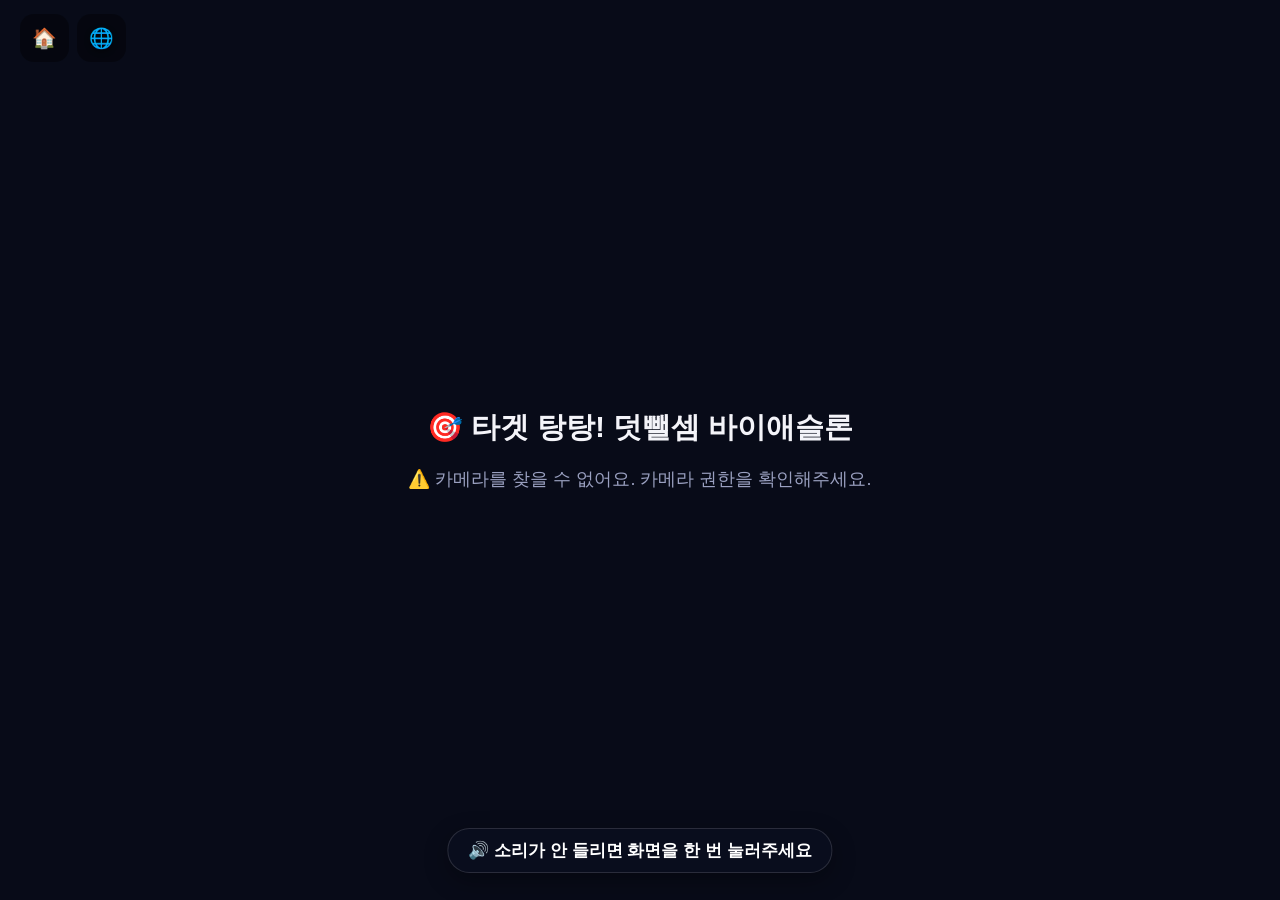
<file: games/u4-biathlon.html>
<!doctype html>
<html lang="ko">
<head>
<meta charset="UTF-8">
<meta name="viewport" content="width=device-width, initial-scale=1, maximum-scale=1, user-scalable=no, viewport-fit=cover">
<title>타겟 탕탕! 덧뺄셈 바이애슬론 · 종목 4</title>
<link rel="stylesheet" href="../css/style.css">
</head>
<body>

<div class="game-stage">
  <video id="video" playsinline muted style="display:none"></video>
  <canvas id="gameCanvas"></canvas>

  <div class="hud">
    <div class="rec" id="recIndicator" style="display:none"><span class="dot"></span>REC</div>
    <div class="hud-actions">
      <button class="home-btn" id="homeBtn">🏠</button>
      <a class="home-btn" id="portalBtn" href="https://motion-math-olympics-portal.vercel.app" title="포털로 돌아가기">🌐</a>
    </div>
  </div>

  <div class="overlay-panel" id="loadingPanel">
    <h2>🎯 타겟 탕탕! 덧뺄셈 바이애슬론</h2>
    <p id="loadingText">준비 중…</p>
  </div>

  <div class="overlay-panel" id="raisePanel" style="display:none">
    <div class="raise-icon" id="raiseIcon">🙋</div>
    <h2 id="raiseText">손을 들어 주세요!</h2>
    <div class="hold-bar"><div class="hold-fill" id="holdFill"></div></div>
  </div>

  <div class="overlay-panel ready-flash" id="readyPanel" style="display:none">
    <h2>✋ 좋아요! 준비됐어요</h2>
  </div>

  <div class="overlay-panel" id="countdownPanel" style="display:none">
    <img class="countdown-char" src="../assets/char_u4_biathlon.png" alt="">
    <div class="countdown-num" id="countNum">3</div>
  </div>

  <div class="overlay-panel" id="resultPanel" style="display:none">
    <h2 id="resultTitle">결과</h2>
    <div class="medal" id="resultMedal">🥉</div>
    <div class="result-stats">
      <div class="stat-box"><div class="num" id="statCount">0개</div><div class="label">기록</div></div>
      <div class="stat-box"><div class="num" id="statBest">0개</div><div class="label">최고 기록</div></div>
      <div class="stat-box"><div class="num" id="statCombo">0</div><div class="label">최고 콤보</div></div>
    </div>
    <video class="preview" id="previewVideo" controls playsinline style="display:none"></video>
    <div class="action-row">
      <button class="ghost-btn" id="savePhotoBtn">📸 사진</button>
      <button class="ghost-btn" id="saveVideoBtn" style="display:none">🎬 3초 영상</button>
      <button class="big-btn" id="retryBtn">🔁 한 번 더</button>
      <button class="ghost-btn" id="homeBtn2">🏠 종목 선택</button>
    </div>
  </div>
</div>

<script type="module">
import {
  HighScore, requestWakeLock, SoundKit, FileAudioLoop,
  HandTracker, ClipRecorder, snapshotCanvas, downloadBlob,
  drawMirroredVideo, fitCanvasToScreen, isHandRaised, getCursors, loadImage,
  AutoDifficulty, drawLevelBadge, medalFor,
  scheduleAutoRecording, ComboShot, drawPhotoOverlay,
  ScreenShake, spawnParticles, updateParticles, drawParticles,
  spawnPopup, updatePopups, drawPopups,
  spawnBigPopup, updateBigPopups, drawBigPopups,
  InputMode, PointerInput, StartGate, drawFallbackBackground,
  startCamera, formatFileTimestamp, fluidPx, showSoundHint,
  drawVignette, drawHudBanner, popScale, spawnConfetti, updateConfetti, drawConfetti,
} from "../js/engine.js?v=7";
requestWakeLock();

const UNIT = "u4";
const TITLE = "타겟 탕탕! 덧뺄셈 바이애슬론";
const RECORD_SUFFIX = "개 명중";
const MEDALS = { bronze: 10, silver: 16, gold: 22 };
const mode = InputMode.get();
const BOOST_MS = 650;

const video = document.getElementById("video");
const canvas = document.getElementById("gameCanvas");
let dims = fitCanvasToScreen(canvas);
window.addEventListener("resize", () => { dims = fitCanvasToScreen(canvas); });

const sound = new SoundKit();
const bgm = new FileAudioLoop("../assets/sounds/subbgm.mp3", 0.32);
const isMuted = () => localStorage.getItem("smo_muted") === "1";

document.getElementById("homeBtn").addEventListener("click", () => { bgm.stop(); location.href = "../index.html"; });
document.getElementById("homeBtn2").addEventListener("click", () => { bgm.stop(); location.href = "../index.html"; });
document.getElementById("portalBtn").addEventListener("click", () => { bgm.stop(); });

function randInt(min, max) { return min + Math.floor(Math.random() * (max - min + 1)); }

function genQuestion(level) {
  const isAdd = level === 1 ? true : Math.random() < 0.5;
  if (isAdd) {
    const cap = level === 1 ? 15 : 18;
    let a, b;
    do { a = randInt(2, 9); b = randInt(2, 9); } while (a + b < 10 || a + b > cap);
    return { text: `${a} + ${b}`, answer: a + b };
  }
  let m, s;
  do { m = randInt(11, 18); s = randInt(2, 9); } while (m - s < 1 || m - s > 9);
  return { text: `${m} - ${s}`, answer: m - s };
}

function shuffle(arr) { for (let i = arr.length - 1; i > 0; i--) { const j = Math.floor(Math.random() * (i + 1)); [arr[i], arr[j]] = [arr[j], arr[i]]; } return arr; }

function buildValuePool(answer, n) {
  const values = new Set([answer]);
  let guard = 0;
  while (values.size < n && guard++ < 40) {
    const v = answer + randInt(-5, 5);
    if (v >= 0 && v <= 19 && v !== answer) values.add(v);
  }
  return shuffle([...values]);
}

// 표적은 한 라운드 동안은 고정된 자리에 나타나지만(더 이상 날아오지 않음),
// 라운드마다 소실점 기준 각도·거리(깊이)를 무작위로 배치해 매번 다른 위치+원근감(가까운 표적은 크게)을 준다.
function stationPositions(w, h, n) {
  const vx = w * 0.5, vy = h * 0.2;
  const baseAngles = shuffle([...Array(n)].map((_, i) => -128 + (i / Math.max(1, n - 1)) * 96));
  return baseAngles.map((baseA) => {
    const depth = 0.45 + Math.random() * 0.55; // 0.45(멀리·작게) ~ 1.0(가까이·크게)
    const rad = (baseA + (Math.random() - 0.5) * 12) * Math.PI / 180;
    const dist = depth * Math.min(w, h) * 0.62;
    const x = Math.min(w * 0.9, Math.max(w * 0.1, vx + Math.cos(rad) * dist));
    const y = vy + Math.abs(Math.sin(rad)) * dist * 0.85;
    return { x, y: Math.min(h * 0.62, y), scale: 0.55 + depth * 0.7 };
  });
}

const handTracker = new HandTracker();
let pointerInput = null;
// char_u4_aim_icon은 더 이상 조준 커서로 안 쓰고(커서는 십자가 모양으로 대체),
// 정답을 맞힌 순간 화면 가운데에 크게 등장하는 "정답 캐릭터" 용도로만 쓴다.
let aimIconImg = null;
loadImage("../assets/char_u4_aim_icon.png").then((img) => { aimIconImg = img; }).catch(() => {});

async function init() {
  if (!isMuted()) bgm.play(showSoundHint);
  if (mode === "motion") {
    try {
      await startCamera(video, { width: 640, height: 480 });
      if (!isMuted()) bgm.play(showSoundHint);
    } catch (e) {
      document.getElementById("loadingText").textContent = "⚠️ 카메라를 찾을 수 없어요. 카메라 권한을 확인해주세요.";
      return;
    }
    document.getElementById("loadingText").textContent = "AI 모델을 불러오는 중…";
    await handTracker.init(2);
  } else {
    pointerInput = new PointerInput(canvas);
  }
  document.getElementById("loadingPanel").style.display = "none";
  document.getElementById("raiseIcon").innerHTML = mode === "motion" ? '<img src="../assets/char_cheer.png" alt="">' : "👆";
  document.getElementById("raiseText").textContent = mode === "motion" ? "손을 들어 주세요!" : "화면을 터치(클릭)하면 시작!";
  document.getElementById("raisePanel").style.display = "flex";
  state = "raise";
  requestAnimationFrame(loop);
}

let state = "loading";
const holdFill = document.getElementById("holdFill");
const startGate = new StartGate(mode, holdFill);

let autoDiff, count, combo, maxCombo, playEndAt, question, targets, resolving, boostUntil = 0, charFlashUntil = 0;
let particles = [], popups = [], bigPopups = [], snow = [], confetti = [];
const shake = new ScreenShake();
let recorder, comboShot, fallbackShot, autoRec, recordedBlob = null;
let recIndicator = document.getElementById("recIndicator");
let cursors = [];

function newQuestion() {
  question = genQuestion(autoDiff.level);
  const n = autoDiff.level === 1 ? 3 : 4;
  const values = buildValuePool(question.answer, n);
  const stations = stationPositions(dims.w, dims.h, n);
  targets = values.map((val, i) => ({
    val, correct: val === question.answer, pos: stations[i], scale: stations[i].scale,
    born: performance.now() + i * 70, // 하나씩 차례로 톡톡 튀어나오게 살짝 시차를 준다
    dead: false,
  }));
  resolving = false;
}

// 숫자마다 새로 튀어오르도록: 클래스를 지웠다가 강제 리플로우 후 다시 붙여 countPop 애니메이션을
// 처음부터 재생시킨다. 3→2→1로 색도 바뀌어(파랑→노랑→빨강) 갈수록 긴장감이 올라가는 느낌을 준다.
const COUNT_COLORS = { 3: "#4cc9f0", 2: "#ffd166", 1: "#ff5d5d" };
function popCountNum(numEl, n) {
  numEl.textContent = n;
  numEl.style.color = COUNT_COLORS[n] || "#ffd166";
  numEl.classList.remove("pop");
  void numEl.offsetWidth;
  numEl.classList.add("pop");
}

function startCountdown() {
  state = "countdown";
  document.getElementById("countdownPanel").style.display = "flex";
  const numEl = document.getElementById("countNum");
  let n = 3;
  popCountNum(numEl, n);
  if (!isMuted()) sound.countBeep();
  const iv = setInterval(() => {
    n--;
    if (n <= 0) {
      clearInterval(iv);
      document.getElementById("countdownPanel").style.display = "none";
      if (!isMuted()) sound.go();
      beginPlay();
    } else {
      popCountNum(numEl, n);
      if (!isMuted()) sound.countBeep();
    }
  }, 700);
}

function beginPlay() {
  state = "playing";
  const prev = HighScore.get(UNIT);
  autoDiff = new AutoDifficulty(AutoDifficulty.startLevelFromHighScore(prev));
  count = 0; combo = 0; maxCombo = 0;
  particles = []; popups = []; bigPopups = []; confetti = [];
  playEndAt = performance.now() + 60000;
  newQuestion();

  recorder = new ClipRecorder(canvas, sound, 24);
  recorder.prepare();
  comboShot = new ComboShot(canvas);
  fallbackShot = new ComboShot(canvas);
  autoRec = scheduleAutoRecording(recorder, {
    onStartVisual: () => {
      recIndicator.style.display = "flex";
      setTimeout(() => { if (!comboShot.captured) fallbackShot.capture(canvas); }, 1500);
    },
    onEndVisual: () => { recIndicator.style.display = "none"; },
    onDone: (blob) => { recordedBlob = blob; },
    fallbackMs: 8000,
  });
}

function fireAt(cx, cy) {
  if (resolving) return;
  const hitBase = fluidPx(dims, 65, { min: 45, max: 95 });
  let hit = null, bestD = Infinity;
  for (const t of targets) {
    if (t.dead) continue;
    const p = targetDrawPos(t);
    const d = Math.hypot(cx - p.x, cy - p.y);
    if (d < hitBase * t.scale && d < bestD) { bestD = d; hit = t; }
  }
  if (!isMuted()) sound.gunshot();
  if (!hit) {
    spawnParticles(particles, cx, cy, { count: 6, colors: ["#9aa0c0"], speed: 120, life: 250, size: 3 });
    if (!isMuted()) sound.fizzle();
    return;
  }
  resolving = true;
  hit.dead = true;
  const p = targetDrawPos(hit);
  if (hit.correct) {
    count++; combo++;
    if (combo > maxCombo) { maxCombo = combo; comboShot.capture(canvas); }
    autoDiff.reportCorrect();
    autoRec.trigger();
    boostUntil = performance.now() + BOOST_MS;
    charFlashUntil = performance.now() + 500; // 정답을 맞힌 순간에만 캐릭터가 잠깐 등장
    // 화면 흔들림은 정답을 맞혔을 때만 — 조준이 목표 부근을 스칠 때마다(빗맞아도) 계속
    // 떨리던 것이 "화면이 덜덜거린다"는 버그 리포트의 원인이었다
    shake.trigger(7, 150);
    spawnParticles(particles, p.x, p.y, { count: 20, colors: ["#ff8c42", "#ffd166", "#fff"], speed: 300, life: 460 });
    spawnConfetti(confetti, p.x, p.y, 30);
    spawnPopup(popups, p.x, p.y - 20, "명중!", "#ffd166");
    spawnBigPopup(bigPopups, dims.w / 2, dims.h * 0.28, `${count}개!`, "#ffd166");
    if (!isMuted()) { sound.targetPop(); if (combo === 3) sound.comboUp(); if (combo >= 5 && combo % 5 === 0) sound.fever(); }
  } else {
    combo = 0;
    autoDiff.reportWrong();
    spawnParticles(particles, p.x, p.y, { count: 8, colors: ["#9aa0c0"], speed: 140, life: 300, size: 4 });
    spawnPopup(popups, p.x, p.y - 20, "빗나갔어요", "#ef476f");
    if (!isMuted()) sound.fizzle();
  }
  for (const t of targets) t.dead = true;
  setTimeout(() => { if (state === "playing") newQuestion(); }, BOOST_MS + 100);
}

function endGame() {
  state = "result";
  const { medal, label } = medalFor(count, MEDALS);
  const prev = HighScore.get(UNIT);
  const best = Math.max(count, prev ? prev.count : 0);
  if (!prev || count >= prev.count) {
    HighScore.set(UNIT, { count, bestLevel: autoDiff.level, label: `${medal} ${count}${RECORD_SUFFIX}`, at: Date.now() });
  }
  document.getElementById("resultMedal").textContent = medal;
  document.getElementById("resultTitle").textContent = `${label}! 수고했어요`;
  document.getElementById("statCount").textContent = count + "개";
  document.getElementById("statBest").textContent = best + "개";
  document.getElementById("statCombo").textContent = "🔥" + maxCombo;

  const shot = comboShot.captured ? comboShot : fallbackShot;
  const previewVideo = document.getElementById("previewVideo");
  const saveVideoBtn = document.getElementById("saveVideoBtn");
  if (recordedBlob) {
    previewVideo.src = URL.createObjectURL(recordedBlob);
    previewVideo.style.display = "block";
    saveVideoBtn.style.display = "inline-block";
  }
  document.getElementById("savePhotoBtn").onclick = async () => {
    const blob = await shot.toBlob((ctx, w, h) => drawPhotoOverlay(ctx, w, h, { title: TITLE, record: count + RECORD_SUFFIX, medal }));
    downloadBlob(blob, `수학올림픽_바이애슬론_${formatFileTimestamp()}.png`);
  };
  document.getElementById("saveVideoBtn").onclick = () => {
    if (recordedBlob) downloadBlob(recordedBlob, `수학올림픽_바이애슬론_${formatFileTimestamp()}.${recorder.extension}`);
  };
  document.getElementById("resultPanel").style.display = "flex";
  if (!isMuted()) sound.success();
}

document.getElementById("retryBtn").addEventListener("click", () => {
  document.getElementById("resultPanel").style.display = "none";
  document.getElementById("raisePanel").style.display = "flex";
  startGate.since = 0; startGate.ready = false; holdFill.style.width = "0%";
  state = "raise";
});

document.getElementById("raisePanel").addEventListener("click", () => {
  if (state === "raise" && mode !== "motion") goReady();
});

// 표적은 고정된 자리에 살짝 흔들리기만 한다(실제 위치 이동 없음)
function targetDrawPos(t) {
  const bob = Math.sin(performance.now() / 420 + t.pos.x) * 5;
  return { x: t.pos.x, y: t.pos.y + bob };
}

let trackState = { phase: 0 };

// engine.js의 공용 export로 두면 브라우저가 예전 engine.js를 캐시하고 있을 때
// import 실패로 게임 전체가 안 켜지므로, 각 게임 파일 안에 직접 둔다.
function drawForwardTrack(ctx, w, h, state, dt, opts = {}) {
  try {
    const speed = opts.speed ?? 1;
    const vx = w * 0.5, vy = opts.vanishY ?? h * 0.28;
    const railHalfWidth = w * 0.42, tieCount = opts.tieCount ?? 6;
    state.phase = (state.phase ?? 0) + dt * 0.6 * speed;
    ctx.save();
    ctx.strokeStyle = opts.railColor ?? "rgba(255,255,255,0.35)";
    ctx.lineWidth = 3;
    ctx.beginPath();
    ctx.moveTo(vx, vy); ctx.lineTo(vx - railHalfWidth, h);
    ctx.moveTo(vx, vy); ctx.lineTo(vx + railHalfWidth, h);
    ctx.stroke();
    for (let i = 0; i < tieCount; i++) {
      const t = (state.phase + i / tieCount) % 1;
      const y = vy + (h - vy) * (t * t);
      const halfW = railHalfWidth * t;
      ctx.globalAlpha = t * 0.6;
      ctx.strokeStyle = opts.tieColor ?? "rgba(255,255,255,0.28)";
      ctx.lineWidth = 2 + t * 3;
      ctx.beginPath();
      ctx.moveTo(vx - halfW, y); ctx.lineTo(vx + halfW, y);
      ctx.stroke();
    }
    ctx.restore();
  } catch (e) { try { ctx.restore(); } catch (e2) {} }
}

function drawBiathlonTrack(ctx, w, h, dt) {
  const boosting = performance.now() < boostUntil;
  drawForwardTrack(ctx, w, h, trackState, dt, {
    speed: boosting ? 3.4 : 1, vanishY: h * 0.2,
    railColor: boosting ? "rgba(70,130,190,0.55)" : "rgba(70,130,190,0.28)",
    tieColor: boosting ? "rgba(70,130,190,0.6)" : "rgba(70,130,190,0.32)",
    tieCount: boosting ? 9 : 6,
  });
  if (boosting) {
    ctx.save();
    ctx.textAlign = "center"; ctx.fillStyle = "#ffd166"; ctx.shadowColor = "#000"; ctx.shadowBlur = 10;
    ctx.font = `900 ${fluidPx(dims, 26)}px sans-serif`;
    ctx.fillText("💨 질주!", w / 2, h * 0.5);
    ctx.restore();
  }
}

function updateSnow(dt) {
  const boosting = performance.now() < boostUntil;
  const speedMul = boosting ? 2.6 : 1;
  if (Math.random() < (boosting ? 0.9 : 0.6)) {
    snow.push({ x: Math.random() * dims.w, y: -10, vy: (40 + Math.random() * 60) * speedMul, vx: (Math.random() - 0.5) * 30, r: 2 + Math.random() * 3, drift: Math.random() * Math.PI * 2 });
  }
  for (const s of snow) { s.y += s.vy * dt; s.x += (s.vx + Math.sin(s.drift + s.y * 0.01) * 10) * dt; }
  snow = snow.filter((s) => s.y < dims.h + 20);
}
function drawSnow(ctx) {
  ctx.save();
  ctx.fillStyle = "#ffffffcc";
  for (const s of snow) { ctx.beginPath(); ctx.arc(s.x, s.y, s.r, 0, Math.PI * 2); ctx.fill(); }
  ctx.restore();
}

// 조준 커서: 총 조준경 느낌의 십자가(크로스헤어) 모양으로 그린다 — 흰 바탕에 빨간 라인을
// 겹쳐 밝은 하늘/눈 배경 어디서든 또렷하게 보이게 한다.
function drawCrosshair(ctx, x, y, r) {
  ctx.save();
  ctx.translate(x, y);
  ctx.lineCap = "round";
  ctx.lineWidth = Math.max(2, r * 0.16); ctx.strokeStyle = "#fff";
  ctx.beginPath(); ctx.arc(0, 0, r, 0, Math.PI * 2); ctx.stroke();
  ctx.lineWidth = Math.max(1.3, r * 0.09); ctx.strokeStyle = "#ff5566";
  ctx.beginPath(); ctx.arc(0, 0, r, 0, Math.PI * 2); ctx.stroke();
  const inner = r * 0.4, outer = r * 1.4;
  const segs = [[0, -outer, 0, -inner], [0, inner, 0, outer], [-outer, 0, -inner, 0], [inner, 0, outer, 0]];
  ctx.lineWidth = Math.max(2.2, r * 0.18); ctx.strokeStyle = "#fff";
  for (const [x1, y1, x2, y2] of segs) { ctx.beginPath(); ctx.moveTo(x1, y1); ctx.lineTo(x2, y2); ctx.stroke(); }
  ctx.lineWidth = Math.max(1.2, r * 0.09); ctx.strokeStyle = "#ff5566";
  for (const [x1, y1, x2, y2] of segs) { ctx.beginPath(); ctx.moveTo(x1, y1); ctx.lineTo(x2, y2); ctx.stroke(); }
  ctx.beginPath(); ctx.arc(0, 0, Math.max(1.6, r * 0.1), 0, Math.PI * 2); ctx.fillStyle = "#ff5566"; ctx.fill();
  ctx.restore();
}

function loop(tsMs) {
  requestAnimationFrame(loop);
  if (mode === "motion" && video.readyState < 2) return;
  const { ctx, w, h } = dims;
  ctx.save();
  shake.apply(ctx);
  if (mode === "motion") drawMirroredVideo(ctx, video, w, h);
  else drawFallbackBackground(ctx, w, h);
  if (state === "playing") drawBiathlonTrack(ctx, w, h, 1 / 60);
  updateSnow(1 / 60);
  drawSnow(ctx);

  let result = null;
  if (mode === "motion") {
    result = handTracker.detect(video, tsMs);
    if (state === "raise") {
      let raised = false;
      if (result && result.landmarks) for (const lm of result.landmarks) if (isHandRaised(lm)) raised = true;
      if (startGate.update(tsMs, raised)) goReady();
    }
  }
  cursors = getCursors(mode, result, w, h, video, pointerInput);

  if (state === "playing") stepGame(tsMs);

  // 조준 커서: 십자가 모양 크로스헤어로 표시한다
  const aimR = fluidPx(dims, 26, { min: 20, max: 36 });
  for (const c of cursors) {
    drawCrosshair(ctx, c.x, c.y, aimR);
  }
  ctx.restore();
}

function goReady() {
  state = "ready";
  document.getElementById("raisePanel").style.display = "none";
  document.getElementById("readyPanel").style.display = "flex";
  if (!isMuted()) sound.click();
  setTimeout(() => {
    document.getElementById("readyPanel").style.display = "none";
    startCountdown();
  }, 500);
}

function stepGame(tsMs) {
  const { ctx, w, h } = dims;
  const remain = Math.max(0, playEndAt - performance.now());
  if (remain <= 0) { endGame(); return; }

  if (!resolving) {
    for (const c of cursors) {
      let hitIdx = -1, bestD = Infinity;
      const hitBase = fluidPx(dims, 60, { min: 42, max: 88 });
      targets.forEach((t, i) => {
        if (t.dead) return;
        const p = targetDrawPos(t);
        const d = Math.hypot(c.x - p.x, c.y - p.y);
        if (d < hitBase * t.scale && d < bestD) { bestD = d; hitIdx = i; }
      });
      if (hitIdx !== -1) { fireAt(c.x, c.y); break; }
    }
  }

  const sizeBase = fluidPx(dims, 100, { min: 70, max: 140 });
  targets.forEach((t) => {
    if (t.dead) return;
    const p = targetDrawPos(t);
    const size = sizeBase * t.scale * popScale(t.born, 340);
    if (size <= 0) return;
    ctx.save();
    ctx.beginPath(); ctx.arc(p.x, p.y, size / 2, 0, Math.PI * 2);
    ctx.fillStyle = "#f4f1e8"; ctx.fill();
    ctx.lineWidth = Math.max(3, size * 0.05); ctx.strokeStyle = "#ff5566"; ctx.stroke();
    ctx.beginPath(); ctx.arc(p.x, p.y, size / 2 * 0.62, 0, Math.PI * 2);
    ctx.fillStyle = "#ffe08a"; ctx.fill();
    ctx.beginPath(); ctx.arc(p.x, p.y, size / 2 * 0.3, 0, Math.PI * 2);
    ctx.fillStyle = "#ff5566"; ctx.fill();
    ctx.fillStyle = "#1a1200";
    ctx.font = `900 ${Math.max(14, size * 0.28)}px sans-serif`;
    ctx.textAlign = "center"; ctx.textBaseline = "middle";
    ctx.fillText(t.val, p.x, p.y);
    ctx.restore();
  });

  // 캐릭터는 평소엔 숨겨서 1인칭 조준 느낌을 살리고, 정답을 맞힌 순간에만 화면 가운데에 크게 등장시킨다
  if (aimIconImg && performance.now() < charFlashUntil) {
    const now2 = performance.now();
    const t = 1 - (charFlashUntil - now2) / 500;
    const alpha = t < 0.2 ? t / 0.2 : Math.max(0, 1 - (t - 0.6) / 0.4);
    const ch = Math.min(h * 0.5, w * 0.5);
    const cw = ch * (aimIconImg.naturalWidth / aimIconImg.naturalHeight);
    ctx.save();
    ctx.globalAlpha = alpha;
    ctx.drawImage(aimIconImg, w / 2 - cw / 2, h / 2 - ch / 2, cw, ch);
    ctx.restore();
  }

  particles = updateParticles(particles, 1 / 60);
  drawParticles(ctx, particles);
  confetti = updateConfetti(confetti, 1 / 60);
  drawConfetti(ctx, confetti);
  popups = updatePopups(popups, 1 / 60);
  drawPopups(ctx, popups);
  bigPopups = updateBigPopups(bigPopups, 1 / 60);
  drawBigPopups(ctx, bigPopups);

  drawVignette(ctx, w, h, 0.18);
  drawHudBanner(ctx, dims, [
    { text: `${question.text} = ?`, size: 40, weight: "900", color: "#1d2b4d" },
    { text: `🔥 콤보 ${combo}   기록 ${count}개   ⏱ ${Math.ceil(remain / 1000)}초`, size: 18, color: "#e8590c" },
    { text: mode === "motion" ? "👉 손끝으로 정답 표적을 콕 찔러요!" : "👆 정답 표적을 탭해서 맞혀요!", size: 14, weight: "normal", color: "#5c6b8a" },
  ]);

  drawLevelBadge(ctx, w, h, autoDiff.level);
}

init();
</script>
</body>
</html>
</file>
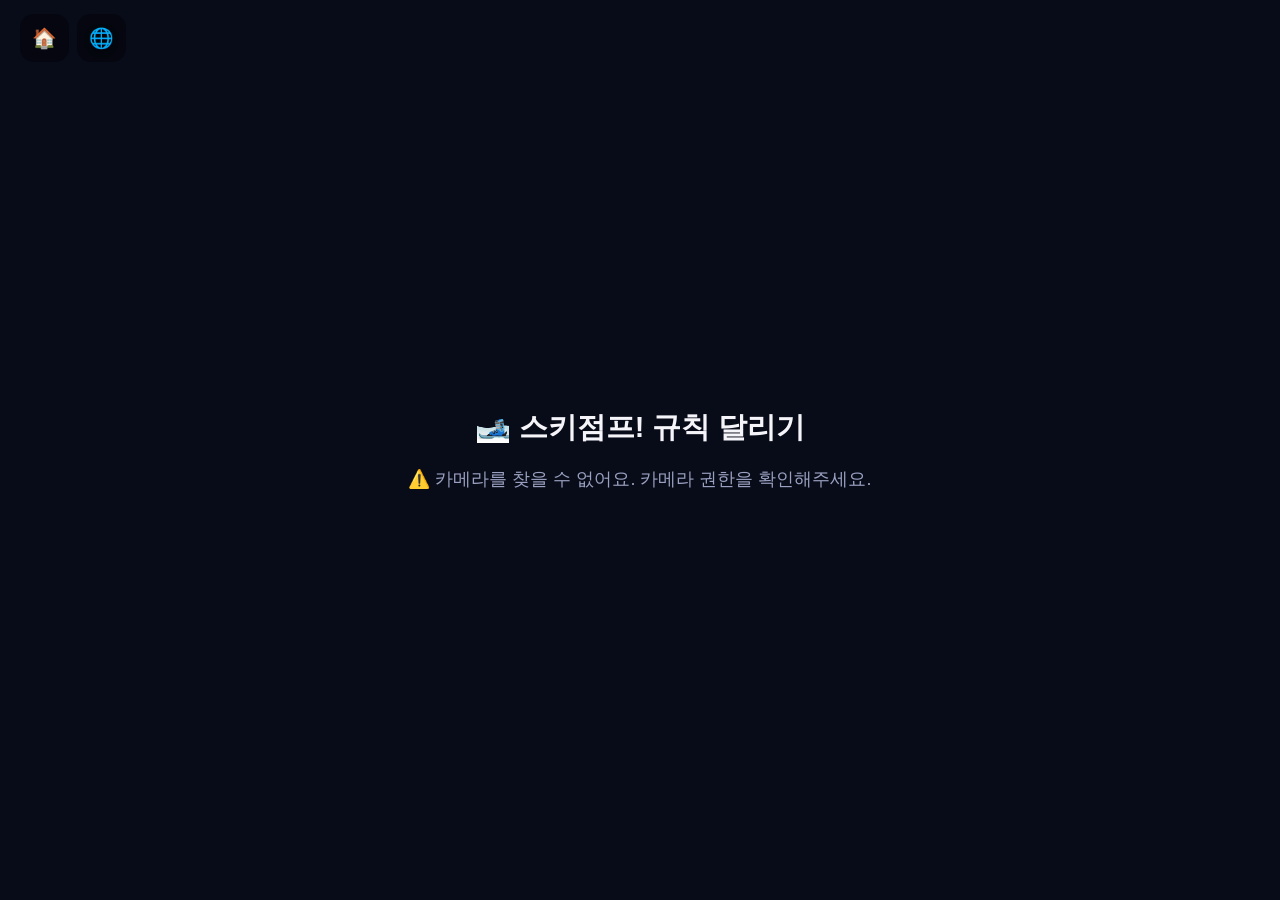
<file: games/u5-skijump.html>
<!doctype html>
<html lang="ko">
<head>
<meta charset="UTF-8">
<meta name="viewport" content="width=device-width, initial-scale=1, maximum-scale=1, user-scalable=no, viewport-fit=cover">
<title>스키점프! 규칙 달리기 · 종목 5</title>
<link rel="stylesheet" href="../css/style.css">
</head>
<body>

<div class="game-stage">
  <video id="video" playsinline muted style="display:none"></video>
  <canvas id="gameCanvas"></canvas>

  <div class="hud">
    <div class="rec" id="recIndicator" style="display:none"><span class="dot"></span>REC</div>
    <div class="hud-actions">
      <button class="home-btn" id="homeBtn">🏠</button>
      <a class="home-btn" id="portalBtn" href="https://motion-math-olympics-portal.vercel.app" title="포털로 돌아가기">🌐</a>
    </div>
  </div>

  <div class="overlay-panel" id="loadingPanel">
    <h2>🎿 스키점프! 규칙 달리기</h2>
    <p id="loadingText">준비 중…</p>
  </div>

  <div class="overlay-panel" id="raisePanel" style="display:none">
    <div class="raise-icon" id="raiseIcon">🙋</div>
    <h2 id="raiseText">손을 들어 주세요!</h2>
    <div class="hold-bar"><div class="hold-fill" id="holdFill"></div></div>
  </div>

  <div class="overlay-panel ready-flash" id="readyPanel" style="display:none">
    <h2>✋ 좋아요! 준비됐어요</h2>
  </div>

  <div class="overlay-panel" id="countdownPanel" style="display:none">
    <img class="countdown-char" src="../assets/char_u5_skijump.png" alt="">
    <div class="countdown-num" id="countNum">3</div>
  </div>

  <div class="overlay-panel" id="resultPanel" style="display:none">
    <h2 id="resultTitle">결과</h2>
    <div class="medal" id="resultMedal">🥉</div>
    <div class="result-stats">
      <div class="stat-box"><div class="num" id="statCount">0개</div><div class="label">기록</div></div>
      <div class="stat-box"><div class="num" id="statBest">0개</div><div class="label">최고 기록</div></div>
      <div class="stat-box"><div class="num" id="statCombo">0</div><div class="label">최고 콤보</div></div>
    </div>
    <video class="preview" id="previewVideo" controls playsinline style="display:none"></video>
    <div class="action-row">
      <button class="ghost-btn" id="savePhotoBtn">📸 사진</button>
      <button class="ghost-btn" id="saveVideoBtn" style="display:none">🎬 3초 영상</button>
      <button class="big-btn" id="retryBtn">🔁 한 번 더</button>
      <button class="ghost-btn" id="homeBtn2">🏠 종목 선택</button>
    </div>
  </div>
</div>

<script type="module">
import {
  HighScore, requestWakeLock, SoundKit, FileAudioLoop,
  HandTracker, ClipRecorder, snapshotCanvas, downloadBlob,
  drawMirroredVideo, fitCanvasToScreen, isHandRaised, getCursors, loadImage,
  AutoDifficulty, drawLevelBadge, medalFor,
  scheduleAutoRecording, ComboShot, drawPhotoOverlay,
  ScreenShake, spawnParticles, updateParticles, drawParticles,
  spawnPopup, updatePopups, drawPopups,
  spawnBigPopup, updateBigPopups, drawBigPopups,
  InputMode, PointerInput, StartGate, drawFallbackBackground,
  startCamera, formatFileTimestamp, fluidPx, showSoundHint,
  drawVignette, drawHudBanner, popScale, spawnConfetti, updateConfetti, drawConfetti,
} from "../js/engine.js?v=7";
requestWakeLock();

const UNIT = "u5";
const TITLE = "스키점프! 규칙 달리기";
const RECORD_SUFFIX = "개";
const MEDALS = { bronze: 10, silver: 16, gold: 22 };
const mode = InputMode.get();
const FLIGHT_T = 1200;
const TIMING_PERIOD = 1300;

const video = document.getElementById("video");
const canvas = document.getElementById("gameCanvas");
let dims = fitCanvasToScreen(canvas);
window.addEventListener("resize", () => { dims = fitCanvasToScreen(canvas); });

const sound = new SoundKit();
const bgm = new FileAudioLoop("../assets/sounds/subbgm.mp3", 0.32);
const isMuted = () => localStorage.getItem("smo_muted") === "1";

document.getElementById("homeBtn").addEventListener("click", () => { bgm.stop(); location.href = "../index.html"; });
document.getElementById("homeBtn2").addEventListener("click", () => { bgm.stop(); location.href = "../index.html"; });
document.getElementById("portalBtn").addEventListener("click", () => { bgm.stop(); });

function randInt(min, max) { return min + Math.floor(Math.random() * (max - min + 1)); }
const BLANK_IDX = 3;
const SEQ_LEN = 5;
const ICON_PAIRS = [["🔴", "🔵"], ["🔺", "⬛"], ["🌸", "❄️"]];

function stepPool(level) {
  if (level === 1) return [2];
  if (level === 2) return [1, 2, 3];
  return [-3, -2, -1, 1, 2, 3];
}
function genArithSeq(level) {
  const pool = stepPool(level);
  const step = pool[Math.floor(Math.random() * pool.length)];
  const span = step * (SEQ_LEN - 1);
  let start;
  if (step >= 0) start = randInt(1, Math.max(1, 30 - span));
  else start = randInt(Math.max(1, 1 - span), 30);
  const values = [];
  for (let i = 0; i < SEQ_LEN; i++) values.push(start + step * i);
  return { values, step };
}

// 교과서 5단원(규칙 찾기) 기준 세 가지 유형을 무작위로 출제: 반복 규칙(도형/색) · 반복 수열 · 증가/감소 수열
function genQuestion(level) {
  const pool = level === 1 ? ["icon", "repeatNum"] : ["icon", "repeatNum", "arith"];
  const type = pool[Math.floor(Math.random() * pool.length)];
  if (type === "icon") {
    const [A, B] = ICON_PAIRS[Math.floor(Math.random() * ICON_PAIRS.length)];
    const seq = level === 1 ? [A, B, A, B, A] : (Math.random() < 0.5 ? [A, A, B, A, A] : [A, B, B, A, B]);
    const correct = seq[BLANK_IDX];
    const wrong = correct === A ? B : A;
    return { display: seq.map((v, i) => (i === BLANK_IDX ? "❓" : v)), correct, wrong };
  }
  if (type === "repeatNum") {
    const a = randInt(1, 9);
    let b; do { b = randInt(1, 9); } while (b === a);
    const seq = [a, b, a, b, a];
    const correct = seq[BLANK_IDX], wrong = correct === a ? b : a;
    return { display: seq.map((v, i) => (i === BLANK_IDX ? "❓" : v)), correct, wrong };
  }
  const gen = genArithSeq(level);
  const correct = gen.values[BLANK_IDX];
  const stepAbs = Math.max(1, Math.abs(gen.step));
  let wrong = correct + (Math.random() < 0.5 ? 1 : -1) * stepAbs;
  if (wrong === correct) wrong += 1;
  return { display: gen.values.map((v, i) => (i === BLANK_IDX ? "❓" : v)), correct, wrong };
}

function runNeededForLevel(level) { return level === 1 ? 3 : level === 2 ? 4 : 5; }

const handTracker = new HandTracker();
let charSkijumpImg = null;
loadImage("../assets/char_u5_skijump.png").then((img) => { charSkijumpImg = img; }).catch(() => {});
let pointerInput = null;

async function init() {
  if (!isMuted()) bgm.play(showSoundHint);
  if (mode === "motion") {
    try {
      await startCamera(video, { width: 640, height: 480 });
      if (!isMuted()) bgm.play(showSoundHint);
    } catch (e) {
      document.getElementById("loadingText").textContent = "⚠️ 카메라를 찾을 수 없어요. 카메라 권한을 확인해주세요.";
      return;
    }
    document.getElementById("loadingText").textContent = "AI 모델을 불러오는 중…";
    await handTracker.init(2);
  } else {
    pointerInput = new PointerInput(canvas);
  }
  document.getElementById("loadingPanel").style.display = "none";
  document.getElementById("raiseIcon").innerHTML = mode === "motion" ? '<img src="../assets/char_cheer.png" alt="">' : "👆";
  document.getElementById("raiseText").textContent = mode === "motion" ? "손을 들어 주세요!" : "화면을 터치(클릭)하면 시작!";
  document.getElementById("raisePanel").style.display = "flex";
  state = "raise";
  requestAnimationFrame(loop);
}

let state = "loading";
const holdFill = document.getElementById("holdFill");
const startGate = new StartGate(mode, holdFill);

let autoDiff, count, combo, maxCombo, playEndAt, charFlashUntil = 0;
let phase = "run"; // "run" | "takeoff" (비행 중일 땐 flightPhase로 별도 판정)
let pendingTakeoff = false; // 게이지가 찬 순간부터 takeoff로 실제 전환되기 전까지의 짧은 대기(연출용 350ms) 구간
let runNeeded = 3, runCorrect = 0, question, cardLeft, cardRight, resolving = false;
let takeoffStartAt = 0, wasBothRaised = false, overAnyCardPrev = false;
let flightPhase = null;
let trackState = { phase: 0 };

// engine.js의 공용 export로 두면 브라우저가 예전 engine.js를 캐시하고 있을 때
// import 실패로 게임 전체가 안 켜지므로, 각 게임 파일 안에 직접 둔다.
function drawForwardTrack(ctx, w, h, state, dt, opts = {}) {
  try {
    const speed = opts.speed ?? 1;
    const vx = w * 0.5, vy = opts.vanishY ?? h * 0.28;
    const railHalfWidth = w * 0.42, tieCount = opts.tieCount ?? 6;
    state.phase = (state.phase ?? 0) + dt * 0.6 * speed;
    ctx.save();
    ctx.strokeStyle = opts.railColor ?? "rgba(255,255,255,0.35)";
    ctx.lineWidth = 3;
    ctx.beginPath();
    ctx.moveTo(vx, vy); ctx.lineTo(vx - railHalfWidth, h);
    ctx.moveTo(vx, vy); ctx.lineTo(vx + railHalfWidth, h);
    ctx.stroke();
    for (let i = 0; i < tieCount; i++) {
      const t = (state.phase + i / tieCount) % 1;
      const y = vy + (h - vy) * (t * t);
      const halfW = railHalfWidth * t;
      ctx.globalAlpha = t * 0.6;
      ctx.strokeStyle = opts.tieColor ?? "rgba(255,255,255,0.28)";
      ctx.lineWidth = 2 + t * 3;
      ctx.beginPath();
      ctx.moveTo(vx - halfW, y); ctx.lineTo(vx + halfW, y);
      ctx.stroke();
    }
    ctx.restore();
  } catch (e) { try { ctx.restore(); } catch (e2) {} }
}

// ── 1인칭 몰입 연출 ────────────────────────────────────────────────
// 소실점에서 바깥으로 뻗어 나오는 속도선. intensity(0~1.4)에 따라 개수·굵기·흐르는 속도가 함께 올라간다.
const speedLines = [];
function drawSpeedLines(ctx, w, h, lines, dt, opts = {}) {
  const vx = opts.vx ?? w / 2, vy = opts.vy ?? h * 0.2;
  const intensity = Math.max(0, Math.min(1.4, opts.intensity ?? 1));
  const want = Math.round(12 + intensity * 24);
  while (lines.length < want) lines.push({ a: Math.random() * Math.PI * 2, t: Math.random(), s: 0.6 + Math.random() * 0.8 });
  while (lines.length > want) lines.pop();
  const maxR = Math.hypot(w, h) * 0.78;
  ctx.save();
  ctx.lineCap = "round";
  ctx.strokeStyle = opts.color ?? "rgba(255,255,255,0.9)";
  for (const L of lines) {
    L.t += dt * L.s * (0.4 + intensity * 1.1);
    if (L.t > 1) { L.t = 0.05; L.a = Math.random() * Math.PI * 2; L.s = 0.6 + Math.random() * 0.8; }
    const r0 = L.t * L.t * maxR;
    const r1 = r0 + maxR * (0.04 + L.t * 0.13);
    const ca = Math.cos(L.a), sa = Math.sin(L.a);
    ctx.globalAlpha = Math.min(1, L.t * 2) * 0.42 * (0.35 + intensity * 0.65);
    ctx.lineWidth = 1 + L.t * 3;
    ctx.beginPath();
    ctx.moveTo(vx + ca * r0, vy + sa * r0);
    ctx.lineTo(vx + ca * r1, vy + sa * r1);
    ctx.stroke();
  }
  ctx.restore();
}

// 스키 한 짝 — 내 발 아래를 내려다본 1인칭 시점(앞코가 위=멀리, 뒤가 아래=가까이)
function drawSki(ctx, x, y, len, tilt) {
  const wFar = len * 0.13, wNear = len * 0.20;
  ctx.save();
  ctx.translate(x, y);
  ctx.rotate(tilt);
  ctx.save();
  ctx.globalAlpha = 0.2; ctx.fillStyle = "#0b2240";
  ctx.beginPath(); ctx.ellipse(len * 0.05, len * 0.08, wNear * 0.9, len * 0.5, 0, 0, Math.PI * 2); ctx.fill();
  ctx.restore();
  // 스키 판
  ctx.beginPath();
  ctx.moveTo(0, -len * 0.62);                                        // 위로 들린 앞코
  ctx.quadraticCurveTo(wFar / 2, -len * 0.5, wFar / 2, -len * 0.4);
  ctx.lineTo(wNear / 2, len * 0.46);
  ctx.quadraticCurveTo(wNear / 2, len * 0.52, 0, len * 0.52);
  ctx.quadraticCurveTo(-wNear / 2, len * 0.52, -wNear / 2, len * 0.46);
  ctx.lineTo(-wFar / 2, -len * 0.4);
  ctx.quadraticCurveTo(-wFar / 2, -len * 0.5, 0, -len * 0.62);
  ctx.closePath();
  ctx.fillStyle = "#ef476f"; ctx.fill();
  ctx.strokeStyle = "#1d2b4d"; ctx.lineWidth = Math.max(2, len * 0.03); ctx.stroke();
  // 가운데 흰 줄무늬
  ctx.strokeStyle = "rgba(255,255,255,0.85)"; ctx.lineWidth = Math.max(1.5, len * 0.022);
  ctx.beginPath(); ctx.moveTo(0, -len * 0.5); ctx.lineTo(0, len * 0.44); ctx.stroke();
  // 바인딩(부츠 고정부)
  ctx.fillStyle = "#1d2b4d";
  ctx.beginPath(); ctx.roundRect(-wNear * 0.62, -len * 0.08, wNear * 1.24, len * 0.22, len * 0.03); ctx.fill();
  ctx.restore();
}

function skiMetrics(w, h) {
  // 스키가 화면 밖으로 잘리지 않고, 아래 기록 문구와도 겹치지 않는 크기·기준선
  const len = Math.min(h * 0.30, w * 0.30);
  return { len, spread: len * 0.42, baseY: h * 0.86 };
}

// 화면 아래쪽에 내 스키 두 짝을 V자로 배치. scale/yOffset을 주면 비행 중 멀어지는 연출이 된다.
function drawFirstPersonSkis(ctx, w, h, opts = {}) {
  const m = skiMetrics(w, h);
  const scale = opts.scale ?? 1;
  const vSpread = opts.spread ?? 1;           // 1보다 크면 V자로 더 벌어진다(활공 자세)
  const len = m.len * scale;
  const sp = m.spread * vSpread * scale;
  const y = m.baseY + (opts.yOffset ?? 0);
  const jitter = (opts.vibrate ?? 0) * Math.sin(performance.now() / 34) * m.len * 0.012;
  drawSki(ctx, w / 2 - sp + jitter, y, len, -0.13 * vSpread);
  drawSki(ctx, w / 2 + sp - jitter, y, len, 0.13 * vSpread);
}

// 비행 중 아래로 흘러가는 구름 — 내가 위로 솟구쳤다는 단서
const FLIGHT_CLOUDS = [0.14, 0.37, 0.63, 0.86].map((x, i) => ({ x, seed: i * 0.27 }));
function drawFlightClouds(ctx, w, h, p, horizon) {
  ctx.save();
  ctx.fillStyle = "#ffffff";
  FLIGHT_CLOUDS.forEach((c) => {
    const t = (p * 1.7 + c.seed) % 1;
    const y = horizon + (h - horizon) * (t * t);
    const s = (0.25 + t * 1.1) * Math.min(w, h) * 0.10;
    ctx.globalAlpha = Math.min(1, t * 2.2) * 0.5;
    ctx.beginPath(); ctx.ellipse(w * c.x, y, s * 1.5, s * 0.7, 0, 0, Math.PI * 2); ctx.fill();
  });
  ctx.restore();
}

// 카드가 매번 같은 자리에 뜨면 손가락을 그 자리에 두고 있는 것만으로 다음 문제까지 계속 정답 처리되는
// 문제가 있어, 라운드마다 서로 다른 배치(레이아웃)를 무작위로 골라 위치 자체를 바꾼다.
// y는 0.64를 넘기지 않는다 — 그 아래는 1인칭 스키가 차지하고 있어 카드가 가려진다
const CARD_LAYOUTS = [
  [{ x: 0.28, y: 0.56 }, { x: 0.72, y: 0.56 }],
  [{ x: 0.28, y: 0.42 }, { x: 0.72, y: 0.62 }],
  [{ x: 0.28, y: 0.62 }, { x: 0.72, y: 0.42 }],
  [{ x: 0.5, y: 0.40 }, { x: 0.5, y: 0.62 }],
  [{ x: 0.22, y: 0.56 }, { x: 0.78, y: 0.56 }],
];
let cardLayout = CARD_LAYOUTS[0];
let particles = [], popups = [], bigPopups = [], confetti = [];
const shake = new ScreenShake();
let recorder, comboShot, fallbackShot, autoRec, recordedBlob = null;
let recIndicator = document.getElementById("recIndicator");

// ── 카드 눌림 연출 ────────────────────────────────────────────────
// 카드가 그냥 사라지듯 판정되면 "내가 눌렀다"는 느낌이 없어서, 슬롯마다 호버/눌림 상태를 들고 있다가
// 손이 닿으면 살짝 떠오르고, 짚는 순간 쑥 눌렸다가 스프링처럼 되돌아오게 그린다.
const PRESS_MS = 340;
let cardFx = [{ hover: 0, pressAt: 0, result: null }, { hover: 0, pressAt: 0, result: null }];
function resetCardFx() {
  cardFx = [{ hover: 0, pressAt: 0, result: null }, { hover: 0, pressAt: 0, result: null }];
}
// 0에서 1까지 t가 흐르는 동안: 빠르게 눌리고(0~0.14) 감쇠 진동하며 제자리로 돌아온다
function pressDepth(t) {
  if (t <= 0 || t >= 1) return 0;
  if (t < 0.14) return t / 0.14;
  const k = (t - 0.14) / 0.86;
  return Math.cos(k * Math.PI * 2.2) * Math.exp(-k * 3.2) * (1 - k);
}

function newQuestion() {
  question = genQuestion(autoDiff.level);
  const leftIsCorrect = Math.random() < 0.5;
  cardLeft = { val: leftIsCorrect ? question.correct : question.wrong, correct: leftIsCorrect };
  cardRight = { val: leftIsCorrect ? question.wrong : question.correct, correct: !leftIsCorrect };
  cardLayout = CARD_LAYOUTS[Math.floor(Math.random() * CARD_LAYOUTS.length)];
  resolving = false;
  resetCardFx();
  // 카드가 새로 나타난 시점에 손가락이 이미 카드 위에 있어도 "새로 들어온 것"으로 치지 않도록
  // 강제로 true를 넣어, 최소 한 번은 카드 밖으로 나갔다 들어와야 다음 탭이 인정되게 한다
  overAnyCardPrev = true;
}

function newRun() {
  phase = "run";
  runNeeded = runNeededForLevel(autoDiff.level);
  runCorrect = 0;
  newQuestion();
}

// 숫자마다 새로 튀어오르도록: 클래스를 지웠다가 강제 리플로우 후 다시 붙여 countPop 애니메이션을
// 처음부터 재생시킨다. 3→2→1로 색도 바뀌어(파랑→노랑→빨강) 갈수록 긴장감이 올라가는 느낌을 준다.
const COUNT_COLORS = { 3: "#4cc9f0", 2: "#ffd166", 1: "#ff5d5d" };
function popCountNum(numEl, n) {
  numEl.textContent = n;
  numEl.style.color = COUNT_COLORS[n] || "#ffd166";
  numEl.classList.remove("pop");
  void numEl.offsetWidth;
  numEl.classList.add("pop");
}

function startCountdown() {
  state = "countdown";
  document.getElementById("countdownPanel").style.display = "flex";
  const numEl = document.getElementById("countNum");
  let n = 3;
  popCountNum(numEl, n);
  if (!isMuted()) sound.countBeep();
  const iv = setInterval(() => {
    n--;
    if (n <= 0) {
      clearInterval(iv);
      document.getElementById("countdownPanel").style.display = "none";
      if (!isMuted()) sound.go();
      beginPlay();
    } else {
      popCountNum(numEl, n);
      if (!isMuted()) sound.countBeep();
    }
  }, 700);
}

function beginPlay() {
  state = "playing";
  const prev = HighScore.get(UNIT);
  autoDiff = new AutoDifficulty(AutoDifficulty.startLevelFromHighScore(prev));
  count = 0; combo = 0; maxCombo = 0;
  particles = []; popups = []; bigPopups = [];
  flightPhase = null;
  playEndAt = performance.now() + 60000;
  newRun();

  recorder = new ClipRecorder(canvas, sound, 24);
  recorder.prepare();
  comboShot = new ComboShot(canvas);
  fallbackShot = new ComboShot(canvas);
  autoRec = scheduleAutoRecording(recorder, {
    onStartVisual: () => {
      recIndicator.style.display = "flex";
      setTimeout(() => { if (!comboShot.captured) fallbackShot.capture(canvas); }, 1500);
    },
    onEndVisual: () => { recIndicator.style.display = "none"; },
    onDone: (blob) => { recordedBlob = blob; },
    fallbackMs: 8000,
  });
}

function answerTapped(card) {
  if (resolving) return;
  resolving = true;
  if (card.correct) {
    runCorrect++; count++; combo++;
    if (combo > maxCombo) { maxCombo = combo; comboShot.capture(canvas); }
    autoDiff.reportCorrect();
    autoRec.trigger();
    spawnBigPopup(bigPopups, dims.w / 2, dims.h * 0.3, "쌩~!", "#06d6a0");
    spawnConfetti(confetti, dims.w / 2, dims.h * 0.5, 24);
    shake.trigger(3, 90);
    charFlashUntil = performance.now() + 500; // 정답을 맞힌 순간에만 캐릭터가 잠깐 등장
    if (!isMuted()) { sound.correct(); if (combo === 3) sound.comboUp(); }
    if (runCorrect >= runNeeded) {
      // 게이지가 찬 그 순간부터 실제로 도약 화면이 뜨기까지 350ms 텀이 있는데, 이 사이에 60초
      // 라운드 타이머가 0에 닿으면 stepGame이 곧장 endGame()을 불러 도약 화면이 통째로 스킵되곤
      // 했다. pendingTakeoff가 켜져 있는 동안은 라운드가 끝나지 않도록 막아, 게이지를 채웠으면
      // 반드시 도약 타이밍 화면을 보게 한다.
      pendingTakeoff = true;
      setTimeout(() => {
        pendingTakeoff = false;
        if (state === "playing") { phase = "takeoff"; takeoffStartAt = performance.now(); wasBothRaised = false; }
      }, 350);
      return;
    }
  } else {
    combo = 0;
    autoDiff.reportWrong();
    spawnPopup(popups, dims.w / 2, dims.h * 0.32, "다시!", "#ef476f");
    if (!isMuted()) sound.wrong();
  }
  setTimeout(() => { if (state === "playing" && phase === "run") newQuestion(); }, 350);
}

function startFlight(quality, meters) {
  const { w, h } = dims;
  const launchX = w * 0.14, groundY = h * 0.66;
  const pixelDist = Math.min(w * 0.8, (meters / 130) * w * 0.8);
  flightPhase = {
    startAt: performance.now(), meters, quality, launchX, groundY, pixelDist, landed: false,
    peakHeight: h * 0.14 + (pixelDist / w) * h * 0.18,
  };
  if (!isMuted()) sound.fever();
}

function judgeTakeoff(frac) {
  const diff = Math.abs(frac - 0.5);
  const quality = diff < 0.09 ? "perfect" : diff < 0.25 ? "good" : "miss";
  const qualityMul = quality === "perfect" ? 1.35 : quality === "good" ? 1.0 : 0.62;
  const baseMeters = 55 + runCorrect * 12;
  const meters = Math.round(baseMeters * qualityMul + randInt(0, 10));
  const bonus = quality === "perfect" ? 3 : quality === "good" ? 2 : 1;
  count += bonus;
  startFlight(quality, meters);
}

function endGame() {
  state = "result";
  const { medal, label } = medalFor(count, MEDALS);
  const prev = HighScore.get(UNIT);
  const best = Math.max(count, prev ? prev.count : 0);
  if (!prev || count >= prev.count) {
    HighScore.set(UNIT, { count, bestLevel: autoDiff.level, label: `${medal} ${count}${RECORD_SUFFIX}`, at: Date.now() });
  }
  document.getElementById("resultMedal").textContent = medal;
  document.getElementById("resultTitle").textContent = `${label}! 수고했어요`;
  document.getElementById("statCount").textContent = count + "개";
  document.getElementById("statBest").textContent = best + "개";
  document.getElementById("statCombo").textContent = "🔥" + maxCombo;

  const shot = comboShot.captured ? comboShot : fallbackShot;
  const previewVideo = document.getElementById("previewVideo");
  const saveVideoBtn = document.getElementById("saveVideoBtn");
  if (recordedBlob) {
    previewVideo.src = URL.createObjectURL(recordedBlob);
    previewVideo.style.display = "block";
    saveVideoBtn.style.display = "inline-block";
  }
  document.getElementById("savePhotoBtn").onclick = async () => {
    const blob = await shot.toBlob((ctx, w, h) => drawPhotoOverlay(ctx, w, h, { title: TITLE, record: count + RECORD_SUFFIX, medal }));
    downloadBlob(blob, `수학올림픽_스키점프_${formatFileTimestamp()}.png`);
  };
  document.getElementById("saveVideoBtn").onclick = () => {
    if (recordedBlob) downloadBlob(recordedBlob, `수학올림픽_스키점프_${formatFileTimestamp()}.${recorder.extension}`);
  };
  document.getElementById("resultPanel").style.display = "flex";
  if (!isMuted()) sound.success();
}

document.getElementById("retryBtn").addEventListener("click", () => {
  document.getElementById("resultPanel").style.display = "none";
  document.getElementById("raisePanel").style.display = "flex";
  startGate.since = 0; startGate.ready = false; holdFill.style.width = "0%";
  state = "raise";
});

document.getElementById("raisePanel").addEventListener("click", () => {
  if (state === "raise" && mode !== "motion") goReady();
});

function bothHandsRaised(result) {
  if (!result || !result.landmarks || result.landmarks.length < 2) return false;
  return result.landmarks.filter((lm) => isHandRaised(lm)).length >= 2;
}

function loop(tsMs) {
  requestAnimationFrame(loop);
  if (mode === "motion" && video.readyState < 2) return;
  const { ctx, w, h } = dims;
  ctx.save();
  shake.apply(ctx);
  if (mode === "motion") drawMirroredVideo(ctx, video, w, h);
  else drawFallbackBackground(ctx, w, h);

  let result = null;
  if (mode === "motion") {
    result = handTracker.detect(video, tsMs);
    if (state === "raise") {
      let raised = false;
      if (result && result.landmarks) for (const lm of result.landmarks) if (isHandRaised(lm)) raised = true;
      if (startGate.update(tsMs, raised)) goReady();
    }
  }
  const cursors = getCursors(mode, result, w, h, video, pointerInput);

  if (state === "playing") stepGame(tsMs, cursors, result);

  ctx.restore();
}

function goReady() {
  state = "ready";
  document.getElementById("raisePanel").style.display = "none";
  document.getElementById("readyPanel").style.display = "flex";
  if (!isMuted()) sound.click();
  setTimeout(() => {
    document.getElementById("readyPanel").style.display = "none";
    startCountdown();
  }, 500);
}

function drawSlopeTint(ctx, w, h) {
  ctx.save();
  const g = ctx.createLinearGradient(0, 0, 0, h);
  g.addColorStop(0, "rgba(180,225,250,0.22)");
  g.addColorStop(1, "rgba(120,180,230,0.10)");
  ctx.fillStyle = g;
  ctx.fillRect(0, 0, w, h);
  ctx.restore();
}

// 1인칭 도약: 시야가 위로 솟구치고(지평선이 아래로 내려옴), 내 스키는 아래로 작아지며 멀어진다.
function stepFlightPhase() {
  const { ctx, w, h } = dims;
  const now = performance.now();
  const t = now - flightPhase.startAt;
  const p = Math.min(1, t / FLIGHT_T);
  const lift = Math.sin(Math.PI * p);          // 0 → 1(최고점) → 0(착지)
  const horizon = h * 0.16 + lift * h * 0.30;

  drawSlopeTint(ctx, w, h);
  drawForwardTrack(ctx, w, h, trackState, 1 / 60, {
    speed: 3.6, vanishY: horizon,
    railColor: "rgba(70,130,190,0.26)", tieColor: "rgba(70,130,190,0.24)",
  });
  drawSpeedLines(ctx, w, h, speedLines, 1 / 60, { vy: horizon, intensity: 0.6 + lift * 0.8 });
  drawFlightClouds(ctx, w, h, p, horizon);

  // 도약 순간의 흰 플래시
  if (p < 0.18) {
    ctx.save();
    ctx.globalAlpha = ((0.18 - p) / 0.18) * 0.5;
    ctx.fillStyle = "#fff"; ctx.fillRect(0, 0, w, h);
    ctx.restore();
  }

  drawFirstPersonSkis(ctx, w, h, {
    scale: 1 - lift * 0.55,
    spread: 1.5 + lift * 0.7,
    yOffset: lift * h * 0.11,
  });

  if (p < 1 && Math.random() < 0.6) {
    spawnParticles(particles, Math.random() * w, horizon + Math.random() * (h - horizon) * 0.5,
      { count: 1, colors: ["#fff", "#ffd166"], speed: 60, life: 320, size: 3 });
  }

  // 비행 거리를 실시간으로 세어 올린다
  ctx.save();
  ctx.textAlign = "center";
  ctx.font = `900 ${fluidPx(dims, 34)}px sans-serif`;
  ctx.fillStyle = "#ffd166"; ctx.shadowColor = "#000"; ctx.shadowBlur = 10;
  ctx.fillText(`${Math.round(flightPhase.meters * Math.min(1, p * 1.2))}m`, w / 2, h * 0.3);
  ctx.restore();

  if (p >= 1 && !flightPhase.landed) {
    flightPhase.landed = true;
    const label = flightPhase.quality === "perfect" ? "완벽한 착지!" : flightPhase.quality === "good" ? "좋은 착지!" : "착지!";
    const m = skiMetrics(w, h);
    spawnParticles(particles, w / 2, m.baseY - m.len * 0.3, { count: 26, colors: ["#fff", "#dff5ff"], speed: 270, life: 500 });
    spawnConfetti(confetti, w / 2, h * 0.7, 40);
    spawnBigPopup(bigPopups, w / 2, h * 0.42, `${label} ${flightPhase.meters}m!`, "#ffd166");
    shake.trigger(6, 140);
    if (!isMuted()) sound.pop();
  }

  particles = updateParticles(particles, 1 / 60);
  drawParticles(ctx, particles);
  confetti = updateConfetti(confetti, 1 / 60);
  drawConfetti(ctx, confetti);
  bigPopups = updateBigPopups(bigPopups, 1 / 60);
  drawBigPopups(ctx, bigPopups);

  drawLevelBadge(ctx, w, h, autoDiff.level);

  if (t > FLIGHT_T + 500) {
    flightPhase = null;
    if (state === "playing") newRun();
  }
}

function stepRunPhase(ctx, w, h, cursors) {
  // 기록·시간은 하단에 두면 1인칭 스키와 겹치므로 배너 안으로 넣는다
  const remainSec = Math.ceil(Math.max(0, playEndAt - performance.now()) / 1000);
  const bannerBottom = drawHudBanner(ctx, dims, [
    { text: "👉 빈칸에 들어갈 수를 짚어요!", size: 20, weight: "900", color: "#e8590c" },
    { text: question.display.join("   "), size: 30, weight: "900", color: "#1d2b4d" },
    { text: `🔥${combo}   기록 ${count}개   ⏱ ${remainSec}초`, size: 14, weight: "bold", color: "#5c6b8a" },
  ]);

  // 속도 게이지: 정답을 맞힐 때마다 올라가고, 찰수록 배경/스키어 속도가 함께 빨라진다
  const speedFrac = Math.min(1, runCorrect / runNeeded);
  const gaugeW = Math.min(w * 0.6, 360), gaugeH = fluidPx(dims, 18, { min: 14, max: 24 });
  const gaugeY = bannerBottom + fluidPx(dims, 12, { min: 8, max: 18 });
  ctx.save();
  ctx.fillStyle = "rgba(255,255,255,0.92)";
  ctx.beginPath(); ctx.roundRect(w / 2 - gaugeW / 2, gaugeY, gaugeW, gaugeH, gaugeH / 2); ctx.fill();
  ctx.strokeStyle = "#1d2b4d"; ctx.lineWidth = 3; ctx.stroke();
  ctx.fillStyle = "#3ddc84";
  ctx.beginPath(); ctx.roundRect(w / 2 - gaugeW / 2 + 3, gaugeY + 3, Math.max(0, (gaugeW - 6) * speedFrac), gaugeH - 6, (gaugeH - 6) / 2); ctx.fill();
  ctx.textAlign = "center"; ctx.fillStyle = "#1d2b4d";
  ctx.font = `900 ${fluidPx(dims, 14)}px sans-serif`;
  ctx.shadowColor = "rgba(255,255,255,0.9)"; ctx.shadowBlur = 6;
  ctx.fillText(`⚡ 속도 ${runCorrect}/${runNeeded}`, w / 2, gaugeY + gaugeH + fluidPx(dims, 16));
  ctx.restore();

  // 답 카드: 라운드마다 무작위 배치(cardLayout)에 표시 — 같은 자리에 손가락을 계속 올려둬도
  // 자동으로 재판정되지 않도록, 위치 자체가 매번 바뀐다
  const cardW = Math.min(w * 0.36, 220), cardH = fluidPx(dims, 100, { min: 70, max: 140 });
  const cards = [cardLeft, cardRight];
  const cardPos = cardLayout.map((f) => ({ x: w * f.x, y: h * f.y }));

  // 판정을 그리기보다 먼저 해야, 짚은 그 프레임부터 눌림 애니메이션이 보인다.
  // 손가락이 카드 위에 "새로 들어왔을 때"만 탭으로 인정(계속 올려두면 반복 판정되던 버그 수정)
  let overAnyCardNow = false, enteredCard = null, enteredIdx = -1;
  const overIdx = [false, false];
  for (const c of cursors) {
    cards.forEach((card, i) => {
      const { x: cx, y: cy } = cardPos[i];
      if (Math.abs(c.x - cx) < cardW / 2 && Math.abs(c.y - cy) < cardH / 2) {
        overIdx[i] = true;
        overAnyCardNow = true;
        if (!enteredCard) { enteredCard = card; enteredIdx = i; }
      }
    });
  }
  for (let i = 0; i < cardFx.length; i++) {
    cardFx[i].hover += ((overIdx[i] ? 1 : 0) - cardFx[i].hover) * 0.25; // 부드럽게 떠오르고 가라앉게
  }
  if (!resolving && overAnyCardNow && !overAnyCardPrev) {
    cardFx[enteredIdx].pressAt = performance.now();
    cardFx[enteredIdx].result = enteredCard.correct ? "correct" : "wrong";
    if (!isMuted()) sound.click();
    answerTapped(enteredCard);
  }
  overAnyCardPrev = overAnyCardNow;

  const nowMs = performance.now();
  const rr = fluidPx(dims, 22, { min: 14, max: 30 });
  cards.forEach((card, i) => {
    const { x: cx, y: cy } = cardPos[i];
    const fx = cardFx[i];
    const t = fx.pressAt ? (nowMs - fx.pressAt) / PRESS_MS : -1;
    const active = t >= 0 && t <= 1;
    const depth = active ? pressDepth(t) : 0;
    const hover = fx.hover;
    const lift = hover * cardH * 0.05;            // 손이 닿으면 살짝 떠오름
    const sink = depth * cardH * 0.10;            // 짚으면 아래로 쑥
    const scale = 1 - depth * 0.08 + hover * 0.02;
    const shadowY = (7 + hover * 5) * (1 - depth * 0.9);
    const shake = active && fx.result === "wrong" ? Math.sin(t * Math.PI * 8) * (1 - t) * cardW * 0.05 : 0;

    ctx.save();
    ctx.translate(cx + shake, cy - lift + sink);
    ctx.scale(scale, scale);
    // 캔디 카드: 크림 바탕 + 굵은 남색 테두리 + 그림자 (마리오파티풍)
    // 눌리면 그림자가 카드에 붙으며 얕아져서 "내려앉은" 느낌이 난다
    ctx.fillStyle = `rgba(29,43,77,${(0.28 * (1 - depth * 0.6)).toFixed(3)})`;
    ctx.beginPath(); ctx.roundRect(-cardW / 2 + 4, -cardH / 2 + shadowY, cardW, cardH, rr); ctx.fill();
    ctx.fillStyle = "#fff8e7";
    ctx.beginPath(); ctx.roundRect(-cardW / 2, -cardH / 2, cardW, cardH, rr); ctx.fill();
    if (active && fx.result) {                    // 정답은 초록, 오답은 빨강이 번졌다 사라진다
      ctx.save();
      ctx.globalAlpha = (1 - t) * 0.55;
      ctx.fillStyle = fx.result === "correct" ? "#3ddc84" : "#ef476f";
      ctx.beginPath(); ctx.roundRect(-cardW / 2, -cardH / 2, cardW, cardH, rr); ctx.fill();
      ctx.restore();
    }
    ctx.strokeStyle = hover > 0.5 ? "#ff9f1c" : "#1d2b4d";
    ctx.lineWidth = fluidPx(dims, 5, { min: 3, max: 7 }) + hover * 1.5;
    ctx.beginPath(); ctx.roundRect(-cardW / 2, -cardH / 2, cardW, cardH, rr); ctx.stroke();
    ctx.save();                                   // 위쪽 유광 — 눌리면 줄어들어 들어간 것처럼 보인다
    ctx.beginPath(); ctx.roundRect(-cardW / 2, -cardH / 2, cardW, cardH, rr); ctx.clip();
    ctx.fillStyle = "rgba(255,255,255,0.6)";
    ctx.fillRect(-cardW / 2, -cardH / 2, cardW, cardH * 0.34 * (1 - depth * 0.7));
    ctx.restore();
    ctx.textAlign = "center"; ctx.textBaseline = "middle";
    ctx.font = `900 ${fluidPx(dims, 44)}px sans-serif`;
    ctx.fillStyle = "#1d2b4d";
    ctx.fillText(card.val, 0, 0);
    ctx.restore();

    // 누른 자리에서 바깥으로 퍼져 나가는 링
    if (active) {
      ctx.save();
      ctx.globalAlpha = (1 - t) * 0.6;
      ctx.strokeStyle = fx.result === "correct" ? "#3ddc84" : "#ef476f";
      ctx.lineWidth = fluidPx(dims, 6, { min: 3, max: 9 }) * (1 - t);
      ctx.beginPath();
      ctx.roundRect(cx - cardW / 2 - t * cardW * 0.22, cy - cardH / 2 - t * cardH * 0.30,
        cardW * (1 + t * 0.44), cardH * (1 + t * 0.60), rr + t * 20);
      ctx.stroke();
      ctx.restore();
    }
  });

  // 1인칭 시점: 내 발 아래 스키 두 짝. 게이지가 찰수록 더 심하게 진동하고 V자로 벌어진다.
  drawFirstPersonSkis(ctx, w, h, {
    vibrate: 0.4 + speedFrac * 1.6,
    spread: 1 + speedFrac * 0.5,
    yOffset: -Math.abs(Math.sin(performance.now() / (180 - speedFrac * 90))) * h * 0.008,
  });
  // 스키 옆으로 튀는 눈보라 — 빠를수록 많이 튄다
  if (Math.random() < 0.3 + speedFrac * 0.5) {
    const m = skiMetrics(w, h);
    spawnParticles(particles, w / 2 + (Math.random() < 0.5 ? -1 : 1) * m.spread * 1.6, m.baseY - m.len * 0.3, {
      count: 1, colors: ["#ffffff", "#dff1fb"], speed: 170, life: 420, size: 3,
    });
  }

  // 정답을 맞힌 순간에만 화면 가운데에 크게 잠깐 등장
  if (charSkijumpImg && performance.now() < charFlashUntil) {
    const now2 = performance.now();
    const t = 1 - (charFlashUntil - now2) / 500;
    const alpha = t < 0.2 ? t / 0.2 : Math.max(0, 1 - (t - 0.6) / 0.4);
    const ch = Math.min(h * 0.5, w * 0.5);
    const cw = ch * (charSkijumpImg.naturalWidth / charSkijumpImg.naturalHeight);
    ctx.save();
    ctx.globalAlpha = alpha;
    ctx.drawImage(charSkijumpImg, w / 2 - cw / 2, h / 2 - ch / 2, cw, ch);
    ctx.restore();
  }
}

function stepTakeoffPhase(ctx, w, h, result) {
  const now = performance.now();
  const elapsed = now - takeoffStartAt;
  const frac = (Math.sin((elapsed / TIMING_PERIOD) * Math.PI * 2) + 1) / 2;

  ctx.save();
  ctx.textAlign = "center";
  ctx.fillStyle = "#ffd166"; ctx.shadowColor = "#000"; ctx.shadowBlur = 10;
  ctx.font = `900 ${fluidPx(dims, 30)}px sans-serif`;
  ctx.fillText("🚀 지금 도약!", w / 2, h * 0.22);
  ctx.font = `bold ${fluidPx(dims, 18)}px sans-serif`;
  ctx.fillStyle = "#fff";
  ctx.fillText(mode === "motion" ? "양손을 번쩍 들어요!" : "표시가 가운데 올 때 화면을 터치!", w / 2, h * 0.22 + fluidPx(dims, 30));
  ctx.restore();

  const barW = Math.min(w * 0.7, 420), barH = fluidPx(dims, 26, { min: 18, max: 34 });
  const barX = w / 2 - barW / 2, barY = h * 0.42;
  ctx.save();
  ctx.fillStyle = "#0b0e1fcc";
  ctx.beginPath(); ctx.roundRect(barX, barY, barW, barH, barH / 2); ctx.fill();
  ctx.strokeStyle = "#ffffff44"; ctx.lineWidth = 2; ctx.stroke();
  ctx.fillStyle = "#06d6a055";
  ctx.beginPath(); ctx.roundRect(barX + barW * 0.25, barY, barW * 0.5, barH, barH / 2); ctx.fill();
  ctx.fillStyle = "#ffd166aa";
  ctx.beginPath(); ctx.roundRect(barX + barW * 0.41, barY, barW * 0.18, barH, barH / 2); ctx.fill();
  const markerX = barX + barW * frac;
  ctx.beginPath(); ctx.arc(markerX, barY + barH / 2, barH * 0.7, 0, Math.PI * 2);
  ctx.fillStyle = "#fff"; ctx.fill();
  ctx.lineWidth = 3; ctx.strokeStyle = "#ffb703"; ctx.stroke();
  ctx.restore();

  // 도약 대기 중에도 내 스키는 계속 보인다 — 게이지가 가득 차 V자로 활짝 벌어진 활공 자세
  drawFirstPersonSkis(ctx, w, h, { vibrate: 2.2, spread: 1.5 });

  // 1인칭 화면 정중앙을 가리지 않도록, 옆에서 응원하는 크기로만 살짝 배치
  if (charSkijumpImg) {
    const ch = h * 0.22;
    const cw = ch * (charSkijumpImg.naturalWidth / charSkijumpImg.naturalHeight);
    ctx.drawImage(charSkijumpImg, w * 0.88 - cw / 2, h * 0.72 - ch, cw, ch);
  }

  let triggered = false;
  if (mode === "motion") {
    const raisedNow = bothHandsRaised(result);
    if (raisedNow && !wasBothRaised) triggered = true;
    wasBothRaised = raisedNow;
  } else if (pointerInput && pointerInput.consumeJustDown()) {
    triggered = true;
  }
  if (triggered) { judgeTakeoff(frac); return; }
  if (elapsed > 6000) { judgeTakeoff(frac); }
}

function stepGame(tsMs, cursors, result) {
  const { ctx, w, h } = dims;
  const remain = Math.max(0, playEndAt - performance.now());
  // 도약(takeoff) 화면을 보여주는 도중이나 그 직전(pendingTakeoff)에 60초가 다 되어도 라운드를
  // 끝내지 않는다 — 게이지를 다 채웠으면 반드시 점프 타이밍을 눌러볼 기회를 준 뒤에 끝나야 한다.
  if (remain <= 0 && !flightPhase && phase !== "takeoff" && !pendingTakeoff) { endGame(); return; }

  if (flightPhase) { stepFlightPhase(); return; }

  drawSlopeTint(ctx, w, h);
  const speedFrac = phase === "run" ? Math.min(1, runCorrect / runNeeded) : 1;
  drawForwardTrack(ctx, w, h, trackState, 1 / 60, {
    speed: 1 + speedFrac * 2.5, vanishY: h * 0.16,
    railColor: "rgba(70,130,190,0.3)", tieColor: "rgba(70,130,190,0.28)",
  });
  drawSpeedLines(ctx, w, h, speedLines, 1 / 60, {
    vy: h * 0.16, intensity: 0.25 + speedFrac * 0.95, color: "rgba(230,246,255,0.9)",
  });

  if (phase === "run") stepRunPhase(ctx, w, h, cursors);
  else stepTakeoffPhase(ctx, w, h, result);

  particles = updateParticles(particles, 1 / 60);
  drawParticles(ctx, particles);
  popups = updatePopups(popups, 1 / 60);
  drawPopups(ctx, popups);
  bigPopups = updateBigPopups(bigPopups, 1 / 60);
  drawBigPopups(ctx, bigPopups);

  drawVignette(ctx, w, h, 0.18);
  drawLevelBadge(ctx, w, h, autoDiff.level);
}

init();
</script>
</body>
</html>
</file>
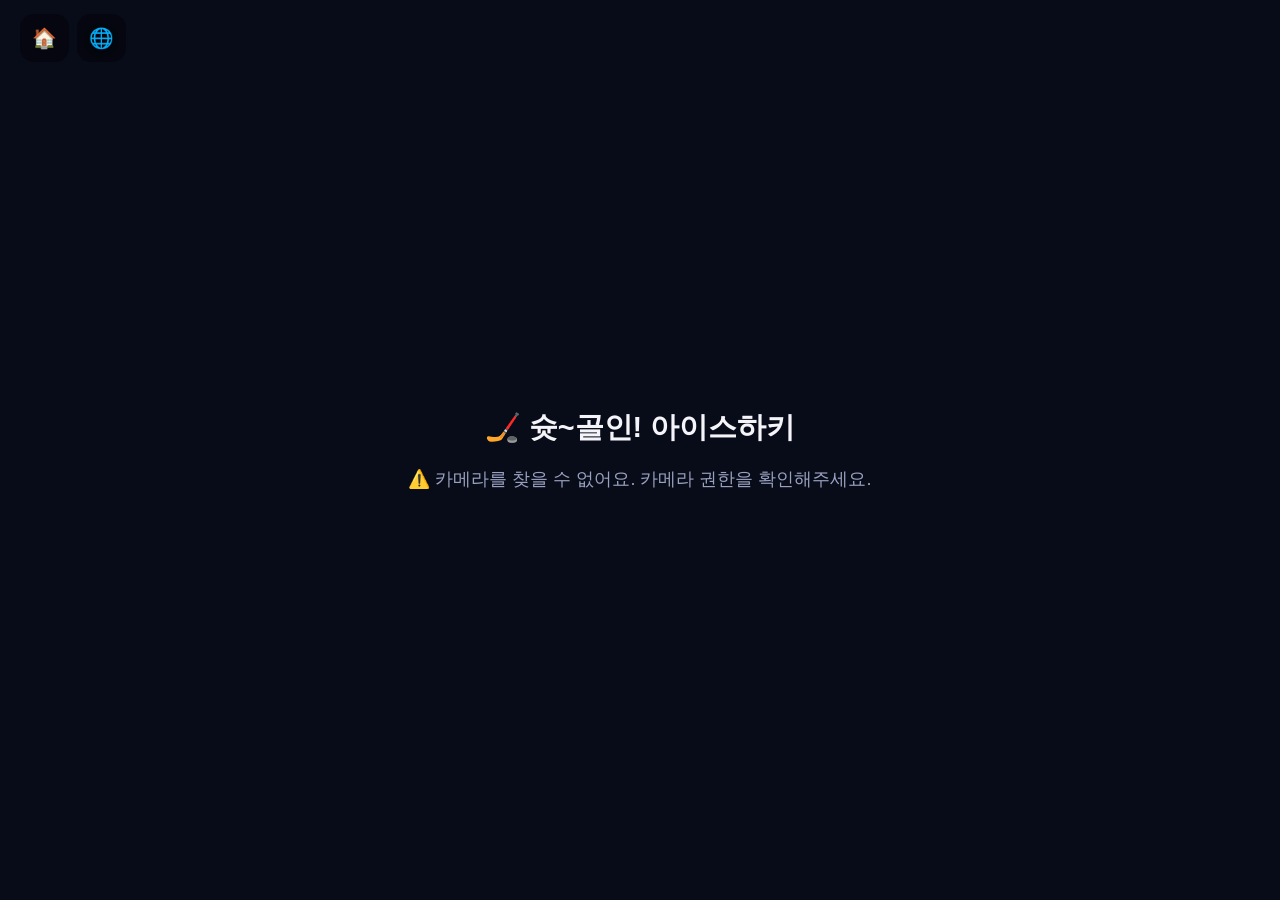
<file: games/u6-hockey.html>
<!doctype html>
<html lang="ko">
<head>
<meta charset="UTF-8">
<meta name="viewport" content="width=device-width, initial-scale=1, maximum-scale=1, user-scalable=no, viewport-fit=cover">
<title>슛~골인! 아이스하키 · 종목 6</title>
<link rel="stylesheet" href="../css/style.css">
</head>
<body>

<div class="game-stage">
  <video id="video" playsinline muted style="display:none"></video>
  <canvas id="gameCanvas"></canvas>

  <div class="hud">
    <div class="rec" id="recIndicator" style="display:none"><span class="dot"></span>REC</div>
    <div class="hud-actions">
      <button class="home-btn" id="homeBtn">🏠</button>
      <a class="home-btn" id="portalBtn" href="https://motion-math-olympics-portal.vercel.app" title="포털로 돌아가기">🌐</a>
    </div>
  </div>

  <div class="overlay-panel" id="loadingPanel">
    <h2>🏒 슛~골인! 아이스하키</h2>
    <p id="loadingText">준비 중…</p>
  </div>

  <div class="overlay-panel" id="raisePanel" style="display:none">
    <div class="raise-icon" id="raiseIcon">🙋</div>
    <h2 id="raiseText">손을 들어 주세요!</h2>
    <div class="hold-bar"><div class="hold-fill" id="holdFill"></div></div>
  </div>

  <div class="overlay-panel ready-flash" id="readyPanel" style="display:none">
    <h2>✋ 좋아요! 준비됐어요</h2>
  </div>

  <div class="overlay-panel" id="countdownPanel" style="display:none">
    <img class="countdown-char" src="../assets/char_u6_hockey.png" alt="">
    <div class="countdown-num" id="countNum">3</div>
  </div>

  <div class="overlay-panel" id="resultPanel" style="display:none">
    <h2 id="resultTitle">결과</h2>
    <div class="medal" id="resultMedal">🥉</div>
    <div class="result-stats">
      <div class="stat-box"><div class="num" id="statCount">0개</div><div class="label">기록</div></div>
      <div class="stat-box"><div class="num" id="statBest">0개</div><div class="label">최고 기록</div></div>
      <div class="stat-box"><div class="num" id="statCombo">0</div><div class="label">최고 콤보</div></div>
    </div>
    <video class="preview" id="previewVideo" controls playsinline style="display:none"></video>
    <div class="action-row">
      <button class="ghost-btn" id="savePhotoBtn">📸 사진</button>
      <button class="ghost-btn" id="saveVideoBtn" style="display:none">🎬 3초 영상</button>
      <button class="big-btn" id="retryBtn">🔁 한 번 더</button>
      <button class="ghost-btn" id="homeBtn2">🏠 종목 선택</button>
    </div>
  </div>
</div>

<script type="module">
import {
  HighScore, requestWakeLock, SoundKit, FileAudioLoop,
  HandTracker, ClipRecorder, snapshotCanvas, downloadBlob,
  drawMirroredVideo, fitCanvasToScreen, isHandRaised, toMirroredCanvas, loadImage,
  AutoDifficulty, drawLevelBadge, medalFor,
  scheduleAutoRecording, ComboShot, drawPhotoOverlay,
  ScreenShake, spawnParticles, updateParticles, drawParticles,
  spawnPopup, updatePopups, drawPopups,
  spawnBigPopup, updateBigPopups, drawBigPopups,
  InputMode, PointerInput, StartGate, getCursors, drawFallbackBackground,
  startCamera, formatFileTimestamp, fluidPx, showSoundHint,
  drawVignette, drawHudBanner, popScale, spawnConfetti, updateConfetti, drawConfetti,
} from "../js/engine.js?v=7";
requestWakeLock();

const UNIT = "u6";
const TITLE = "슛~골인! 아이스하키";
const RECORD_SUFFIX = "골";
const MEDALS = { bronze: 8, silver: 13, gold: 18 };
const mode = InputMode.get();
const PINCH_THRESHOLD = 0.06;

const video = document.getElementById("video");
const canvas = document.getElementById("gameCanvas");
let dims = fitCanvasToScreen(canvas);
window.addEventListener("resize", () => { dims = fitCanvasToScreen(canvas); });

const sound = new SoundKit();
const bgm = new FileAudioLoop("../assets/sounds/subbgm.mp3", 0.32);
const isMuted = () => localStorage.getItem("smo_muted") === "1";

document.getElementById("homeBtn").addEventListener("click", () => { bgm.stop(); location.href = "../index.html"; });
document.getElementById("homeBtn2").addEventListener("click", () => { bgm.stop(); location.href = "../index.html"; });
document.getElementById("portalBtn").addEventListener("click", () => { bgm.stop(); });

function randInt(min, max) { return min + Math.floor(Math.random() * (max - min + 1)); }
function onesDigit(n) { return n % 10; }
function shuffle(arr) { for (let i = arr.length - 1; i > 0; i--) { const j = Math.floor(Math.random() * (i + 1)); [arr[i], arr[j]] = [arr[j], arr[i]]; } return arr; }

function genQuestion(level) {
  const isAdd = level === 1 ? true : Math.random() < 0.5;
  const maxA = level === 3 ? 99 : 89;
  if (isAdd) {
    let a, b;
    do { a = randInt(10, maxA); b = randInt(1, 9); } while (onesDigit(a) + b > 9);
    return { text: `${a} + ${b}`, answer: a + b };
  }
  let a, b;
  do { a = randInt(10, maxA); b = randInt(1, 9); } while (onesDigit(a) < b);
  return { text: `${a} - ${b}`, answer: a - b };
}

function buildGoalValues(answer, n) {
  const values = new Set([answer]);
  let guard = 0;
  while (values.size < n && guard++ < 40) {
    const v = answer + randInt(-6, 6) * (Math.random() < 0.5 ? 1 : -1);
    if (v >= 0 && v !== answer) values.add(v);
  }
  return shuffle([...values]);
}

const handTracker = new HandTracker();
let pointerInput = null;
let goalImg = null;
let goalieImg = null;
const puckImgs = [];
loadImage("../assets/goal.png").then((img) => { goalImg = img; }).catch(() => {});
loadImage("../assets/char_u6_goalie.png").then((img) => { goalieImg = img; }).catch(() => {});
let charHockeyImg = null;
loadImage("../assets/char_u6_hockey.png").then((img) => { charHockeyImg = img; }).catch(() => {});
["ball1.png", "ball2.png", "ball3.png", "ball4.png"].forEach((f, i) => {
  loadImage(`../assets/${f}`).then((img) => { puckImgs[i] = img; }).catch(() => {});
});
let held = false;

async function init() {
  if (!isMuted()) bgm.play(showSoundHint);
  if (mode === "motion") {
    try {
      await startCamera(video, { width: 640, height: 480 });
      if (!isMuted()) bgm.play(showSoundHint);
    } catch (e) {
      document.getElementById("loadingText").textContent = "⚠️ 카메라를 찾을 수 없어요. 카메라 권한을 확인해주세요.";
      return;
    }
    document.getElementById("loadingText").textContent = "AI 모델을 불러오는 중…";
    await handTracker.init(2);
  } else {
    pointerInput = new PointerInput(canvas);
  }
  document.getElementById("loadingPanel").style.display = "none";
  document.getElementById("raiseIcon").innerHTML = mode === "motion" ? '<img src="../assets/char_cheer.png" alt="">' : "👆";
  document.getElementById("raiseText").textContent = mode === "motion" ? "손을 들어 주세요!" : "화면을 터치(클릭)하면 시작!";
  document.getElementById("raisePanel").style.display = "flex";
  state = "raise";
  requestAnimationFrame(loop);
}

let state = "loading";
const holdFill = document.getElementById("holdFill");
const startGate = new StartGate(mode, holdFill);

let autoDiff, count, combo, maxCombo, playEndAt, question, goals, puck, resolving, flight, charFlashUntil = 0;
let particles = [], popups = [], bigPopups = [], confetti = [];
const shake = new ScreenShake();
let recorder, comboShot, fallbackShot, autoRec, recordedBlob = null;
let recIndicator = document.getElementById("recIndicator");
let cursors = [];

function puckBase() { return { x: dims.w / 2, y: dims.h * 0.8 }; }

// 문제(식) 1개 + 정답 후보가 붙은 골대 여러 개를 화면 맨 위쪽 끝(먼 쪽)에 나란히 배치한다
function newQuestion() {
  question = genQuestion(autoDiff.level);
  const n = autoDiff.level === 1 ? 3 : 4;
  const values = buildGoalValues(question.answer, n);
  const base = puckBase();
  const goalY = dims.h * 0.24; // 화면 맨 위쪽 끝(문제/HUD 텍스트와 겹치지 않을 만큼 살짝 내림)
  const marginX = dims.w * 0.14;
  goals = values.map((val, i) => {
    const x = n === 1 ? dims.w / 2 : marginX + (dims.w - marginX * 2) * (i / (n - 1));
    return {
      val, correct: val === question.answer,
      x, y: goalY,
      angle: Math.atan2(goalY - base.y, x - base.x),
      imgIdx: Math.floor(Math.random() * 4),
      flashUntil: 0,
    };
  });
  puck = { x: base.x, y: base.y, imgIdx: Math.floor(Math.random() * 4), rot: 0, flying: false };
  resolving = false;
  flight = null;
  held = false;
}

// 숫자마다 새로 튀어오르도록: 클래스를 지웠다가 강제 리플로우 후 다시 붙여 countPop 애니메이션을
// 처음부터 재생시킨다. 3→2→1로 색도 바뀌어(파랑→노랑→빨강) 갈수록 긴장감이 올라가는 느낌을 준다.
const COUNT_COLORS = { 3: "#4cc9f0", 2: "#ffd166", 1: "#ff5d5d" };
function popCountNum(numEl, n) {
  numEl.textContent = n;
  numEl.style.color = COUNT_COLORS[n] || "#ffd166";
  numEl.classList.remove("pop");
  void numEl.offsetWidth;
  numEl.classList.add("pop");
}

function startCountdown() {
  state = "countdown";
  document.getElementById("countdownPanel").style.display = "flex";
  const numEl = document.getElementById("countNum");
  let n = 3;
  popCountNum(numEl, n);
  if (!isMuted()) sound.countBeep();
  const iv = setInterval(() => {
    n--;
    if (n <= 0) {
      clearInterval(iv);
      document.getElementById("countdownPanel").style.display = "none";
      if (!isMuted()) sound.go();
      beginPlay();
    } else {
      popCountNum(numEl, n);
      if (!isMuted()) sound.countBeep();
    }
  }, 700);
}

function beginPlay() {
  state = "playing";
  dims = fitCanvasToScreen(canvas); // 라운드 시작 직전 캔버스 크기를 다시 측정(초기 0크기 경합 방지)
  const prev = HighScore.get(UNIT);
  autoDiff = new AutoDifficulty(AutoDifficulty.startLevelFromHighScore(prev));
  count = 0; combo = 0; maxCombo = 0;
  particles = []; popups = []; bigPopups = [];
  playEndAt = performance.now() + 60000;
  newQuestion();

  recorder = new ClipRecorder(canvas, sound, 24);
  recorder.prepare();
  comboShot = new ComboShot(canvas);
  fallbackShot = new ComboShot(canvas);
  autoRec = scheduleAutoRecording(recorder, {
    onStartVisual: () => {
      recIndicator.style.display = "flex";
      setTimeout(() => { if (!comboShot.captured) fallbackShot.capture(canvas); }, 1500);
    },
    onEndVisual: () => { recIndicator.style.display = "none"; },
    onDone: (blob) => { recordedBlob = blob; },
    fallbackMs: 8000,
  });
}

// 놓은 위치에서 가장 가까운 골대로 퍽을 날린다
function throwPuckTo(goal) {
  resolving = true;
  puck.flying = true;
  flight = { startX: puck.x, startY: puck.y, targetX: goal.x, targetY: goal.y, t0: performance.now(), dur: 380, matched: goal };
  if (!isMuted()) sound.shot();
}

function resolveShot() {
  const matched = flight.matched;
  const px = puck.x, py = puck.y;
  shake.trigger(matched && matched.correct ? 7 : 3, 150);
  if (matched && matched.correct) {
    count++; combo++;
    if (combo > maxCombo) { maxCombo = combo; comboShot.capture(canvas); }
    autoDiff.reportCorrect();
    autoRec.trigger();
    spawnParticles(particles, px, py, { count: 24, colors: ["#ff5566", "#ffd166", "#fff"], speed: 320, life: 480 });
    spawnConfetti(confetti, px, py, 32);
    spawnPopup(popups, px, py - 20, "GOAL!!", "#ffd166");
    spawnBigPopup(bigPopups, dims.w / 2, dims.h * 0.32, `${count}골!`, "#ffd166");
    matched.flashUntil = performance.now() + 400;
    charFlashUntil = performance.now() + 500; // 골을 넣은 순간에만 캐릭터가 잠깐 등장
    if (!isMuted()) { sound.pop(); if (combo === 3) sound.comboUp(); if (combo >= 5 && combo % 5 === 0) sound.fever(); }
  } else if (matched) {
    combo = 0;
    autoDiff.reportWrong();
    spawnParticles(particles, px, py, { count: 8, colors: ["#9aa0c0"], speed: 140, life: 300, size: 4 });
    spawnPopup(popups, px, py - 20, "막혔어요!", "#ef476f");
    matched.flashUntil = performance.now() + 400;
    if (!isMuted()) sound.fizzle();
  } else {
    combo = 0;
    autoDiff.reportWrong();
    spawnParticles(particles, px, py, { count: 6, colors: ["#9aa0c0"], speed: 120, life: 260, size: 3 });
    spawnPopup(popups, px, py - 20, "빗나갔어요!", "#9aa0c0");
    if (!isMuted()) sound.fizzle();
  }
  setTimeout(() => { if (state === "playing") newQuestion(); }, 550);
}

function endGame() {
  state = "result";
  const { medal, label } = medalFor(count, MEDALS);
  const prev = HighScore.get(UNIT);
  const best = Math.max(count, prev ? prev.count : 0);
  if (!prev || count >= prev.count) {
    HighScore.set(UNIT, { count, bestLevel: autoDiff.level, label: `${medal} ${count}${RECORD_SUFFIX}`, at: Date.now() });
  }
  document.getElementById("resultMedal").textContent = medal;
  document.getElementById("resultTitle").textContent = `${label}! 수고했어요`;
  document.getElementById("statCount").textContent = count + RECORD_SUFFIX;
  document.getElementById("statBest").textContent = best + RECORD_SUFFIX;
  document.getElementById("statCombo").textContent = "🔥" + maxCombo;

  const shot = comboShot.captured ? comboShot : fallbackShot;
  const previewVideo = document.getElementById("previewVideo");
  const saveVideoBtn = document.getElementById("saveVideoBtn");
  if (recordedBlob) {
    previewVideo.src = URL.createObjectURL(recordedBlob);
    previewVideo.style.display = "block";
    saveVideoBtn.style.display = "inline-block";
  }
  document.getElementById("savePhotoBtn").onclick = async () => {
    const blob = await shot.toBlob((ctx, w, h) => drawPhotoOverlay(ctx, w, h, { title: TITLE, record: count + RECORD_SUFFIX, medal }));
    downloadBlob(blob, `수학올림픽_아이스하키_${formatFileTimestamp()}.png`);
  };
  document.getElementById("saveVideoBtn").onclick = () => {
    if (recordedBlob) downloadBlob(recordedBlob, `수학올림픽_아이스하키_${formatFileTimestamp()}.${recorder.extension}`);
  };
  document.getElementById("resultPanel").style.display = "flex";
  if (!isMuted()) sound.success();
}

document.getElementById("retryBtn").addEventListener("click", () => {
  document.getElementById("resultPanel").style.display = "none";
  document.getElementById("raisePanel").style.display = "flex";
  startGate.since = 0; startGate.ready = false; holdFill.style.width = "0%";
  state = "raise";
});

document.getElementById("raisePanel").addEventListener("click", () => {
  if (state === "raise" && mode !== "motion") goReady();
});

// 모션: 엄지-검지 핀치로 "스틱을 잡음" 판정, 중간점을 손 위치로 사용
// 터치/마우스: 누르고 있는 동안 = 잡음
function gripState(handResult) {
  if (mode === "motion") {
    if (!handResult || !handResult.landmarks || !handResult.landmarks.length) return { gripped: false, x: 0, y: 0 };
    const lm = handResult.landmarks[0];
    const dNorm = Math.hypot(lm[4].x - lm[8].x, lm[4].y - lm[8].y);
    const midNorm = { x: (lm[4].x + lm[8].x) / 2, y: (lm[4].y + lm[8].y) / 2 };
    const pt = toMirroredCanvas(midNorm, dims.w, dims.h, video);
    return { gripped: dNorm < PINCH_THRESHOLD, x: pt.x, y: pt.y };
  }
  const gripped = !!(pointerInput && pointerInput.down && pointerInput.points.length);
  const pt = gripped ? pointerInput.points[0] : { x: 0, y: 0 };
  return { gripped, x: pt.x, y: pt.y };
}

function loop(tsMs) {
  requestAnimationFrame(loop);
  if (mode === "motion" && video.readyState < 2) return;
  const { ctx, w, h } = dims;
  ctx.save();
  shake.apply(ctx);
  if (mode === "motion") drawMirroredVideo(ctx, video, w, h);
  else drawFallbackBackground(ctx, w, h);
  if (state === "playing") drawRinkBackground(ctx, w, h);
  // 골키퍼는 화면 상단 가운데, 배경 쪽에 크게 선다(투명 배경 그대로, 뒤에 별도 도형 없음).
  // 골대가 여러 개라 특정 골대 하나만 지키는 것처럼 보이면 안 되므로, 어느 골대 슬롯과도
  // 겹치지 않는 정가운데에 고정해 두고 실제 판정에는 관여하지 않는 장식으로만 둔다.
  if (state === "playing" && goalieImg) {
    const gh = fluidPx(dims, 220, { min: 160, max: 300 });
    const gw = gh * (goalieImg.naturalWidth / goalieImg.naturalHeight);
    ctx.drawImage(goalieImg, w / 2 - gw / 2, h * 0.1, gw, gh);
  }

  let result = null;
  if (mode === "motion") {
    result = handTracker.detect(video, tsMs);
    if (state === "raise") {
      let raised = false;
      if (result && result.landmarks) for (const lm of result.landmarks) if (isHandRaised(lm)) raised = true;
      if (startGate.update(tsMs, raised)) goReady();
    }
  }
  cursors = getCursors(mode, result, w, h, video, pointerInput);
  const grip = gripState(result);

  if (state === "playing") stepGame(tsMs, grip);

  if (!grip.gripped) {
    for (const c of cursors) {
      ctx.beginPath();
      ctx.arc(c.x, c.y, 16, 0, Math.PI * 2);
      ctx.fillStyle = "rgba(6,214,160,0.55)";
      ctx.fill();
      ctx.lineWidth = 3; ctx.strokeStyle = "#fff"; ctx.stroke();
    }
  }
  ctx.restore();
}

function goReady() {
  state = "ready";
  document.getElementById("raisePanel").style.display = "none";
  document.getElementById("readyPanel").style.display = "flex";
  if (!isMuted()) sound.click();
  setTimeout(() => {
    document.getElementById("readyPanel").style.display = "none";
    startCountdown();
  }, 500);
}

// 하키 링크 느낌의 배경: 얼음 바닥 + 센터라인 + 페이스오프 서클
function drawRinkBackground(ctx, w, h) {
  ctx.save();
  const g = ctx.createLinearGradient(0, 0, 0, h);
  g.addColorStop(0, "rgba(180,225,250,0.16)");
  g.addColorStop(1, "rgba(120,180,230,0.08)");
  ctx.fillStyle = g;
  ctx.fillRect(0, 0, w, h);
  ctx.strokeStyle = "#ef476f55"; ctx.lineWidth = 4;
  ctx.beginPath(); ctx.moveTo(0, h * 0.06); ctx.lineTo(w, h * 0.06); ctx.stroke();
  ctx.strokeStyle = "#ffffff33"; ctx.lineWidth = 2;
  [0.3, 0.7].forEach((f) => {
    ctx.beginPath(); ctx.arc(w * f, h * 0.4, Math.min(w, h) * 0.16, 0, Math.PI * 2); ctx.stroke();
    ctx.beginPath(); ctx.arc(w * f, h * 0.4, 4, 0, Math.PI * 2); ctx.fillStyle = "#ffffff55"; ctx.fill();
  });
  ctx.restore();
}

function drawGoal(ctx, g) {
  const now = performance.now();
  const flashing = now < g.flashUntil;
  const netW = fluidPx(dims, 180, { min: 130, max: 230 });
  ctx.save();
  ctx.translate(g.x, g.y);
  if (goalImg) {
    const netH = netW * (goalImg.naturalHeight / goalImg.naturalWidth);
    if (flashing) { ctx.shadowColor = "#ffd166"; ctx.shadowBlur = 22; }
    ctx.drawImage(goalImg, -netW / 2, -netH / 2, netW, netH);
    ctx.textAlign = "center"; ctx.textBaseline = "middle";
    ctx.font = `900 ${fluidPx(dims, 34)}px sans-serif`;
    // 밝은 골망 위에서도 또렷하게: 흰 외곽선 + 진한 남색 글자
    ctx.lineWidth = 6; ctx.strokeStyle = "#fff"; ctx.lineJoin = "round";
    ctx.strokeText(g.val, 0, netH * 0.04);
    ctx.fillStyle = "#1d2b4d"; ctx.shadowBlur = 0;
    ctx.fillText(g.val, 0, netH * 0.04);
  } else {
    const netH = netW * 0.62;
    ctx.fillStyle = flashing ? "rgba(255,214,102,0.35)" : "rgba(15,18,38,0.72)";
    ctx.strokeStyle = flashing ? "#ffd166" : "#ffffff99";
    ctx.lineWidth = flashing ? 6 : 4;
    ctx.beginPath();
    ctx.roundRect(-netW / 2, -netH / 2, netW, netH, 14);
    ctx.fill(); ctx.stroke();
    ctx.strokeStyle = "#ffffff33"; ctx.lineWidth = 1.5;
    for (let i = 1; i < 4; i++) {
      const gx = -netW / 2 + (netW / 4) * i;
      ctx.beginPath(); ctx.moveTo(gx, -netH / 2); ctx.lineTo(gx, netH / 2); ctx.stroke();
    }
    ctx.textAlign = "center"; ctx.textBaseline = "middle";
    ctx.font = `900 ${fluidPx(dims, 34)}px sans-serif`;
    ctx.fillStyle = "#fff"; ctx.shadowColor = "#000"; ctx.shadowBlur = 4;
    ctx.fillText(g.val, 0, 0);
  }
  ctx.restore();
}

function stepGame(tsMs, grip) {
  const { ctx, w, h } = dims;
  const remain = Math.max(0, playEndAt - performance.now());
  if (remain <= 0 && !flight) { endGame(); return; }

  for (const g of goals) drawGoal(ctx, g);

  const now = performance.now();
  if (flight) {
    const p = Math.min(1, (now - flight.t0) / flight.dur);
    puck.x = flight.startX + (flight.targetX - flight.startX) * p;
    puck.y = flight.startY + (flight.targetY - flight.startY) * p;
    puck.rot += 12 * (1 / 60);
    if (p >= 1) { resolveShot(); flight = null; }
  } else if (!resolving) {
    // 퍽을 손으로 짚어서(잡아서) 골대 쪽으로 던진다.
    // 잡는 동안 퍽이 손을 따라오고, 손을 놓은 위치에서 "가장 가까운 골대"로 날아간다 —
    // 방향 각도를 정확히 맞출 필요가 없어 1학년도 원하는 골대를 고르기 쉽다.
    const grabR = fluidPx(dims, 60, { min: 44, max: 88 });
    const base = puckBase();
    if (grip.gripped && !held && Math.hypot(grip.x - puck.x, grip.y - puck.y) < grabR) {
      held = true;
      if (!isMuted()) sound.click();
    }
    if (held && grip.gripped) {
      puck.x = grip.x; puck.y = grip.y;
      puck.rot += 6 * (1 / 60);
    } else if (held && !grip.gripped) {
      held = false;
      const movedUp = base.y - puck.y;
      if (movedUp < Math.min(w, h) * 0.1) {
        // 거의 안 움직이고 놓은 경우 — 채점하지 않고 제자리로
        spawnPopup(popups, puck.x, puck.y - 24, "골대 쪽으로 던져요!", "#9aa0c0");
        puck.x = base.x; puck.y = base.y;
      } else {
        let best = null, bestD = Infinity;
        for (const g of goals) {
          const d = Math.hypot(puck.x - g.x, puck.y - g.y);
          if (d < bestD) { bestD = d; best = g; }
        }
        throwPuckTo(best);
      }
    }
  }

  // 슈터는 평소엔 숨겨서 퍽 조작을 가리지 않다가, 골을 넣은 순간에만 화면 가운데에 크게 등장한다
  if (charHockeyImg && performance.now() < charFlashUntil) {
    const now2 = performance.now();
    const t = 1 - (charFlashUntil - now2) / 500;
    const alpha = t < 0.2 ? t / 0.2 : Math.max(0, 1 - (t - 0.6) / 0.4);
    const sh = Math.min(h * 0.5, w * 0.5);
    const sw = sh * (charHockeyImg.naturalWidth / charHockeyImg.naturalHeight);
    ctx.save();
    ctx.globalAlpha = alpha;
    ctx.drawImage(charHockeyImg, w / 2 - sw / 2, h / 2 - sh / 2, sw, sh);
    ctx.restore();
  }

  // 퍽
  const r = fluidPx(dims, 40, { min: 28, max: 54 }) * (puck.flying ? 1.15 : 1);
  ctx.save();
  ctx.translate(puck.x, puck.y);
  ctx.rotate(puck.rot);
  ctx.scale(1, 0.72);
  if (puckImgs[puck.imgIdx]) ctx.drawImage(puckImgs[puck.imgIdx], -r, -r, r * 2, r * 2);
  else { ctx.beginPath(); ctx.arc(0, 0, r, 0, Math.PI * 2); ctx.fillStyle = "#14161f"; ctx.fill(); ctx.lineWidth = 4; ctx.strokeStyle = "#ff5566"; ctx.stroke(); }
  ctx.restore();

  if (grip.gripped) {
    ctx.beginPath();
    ctx.arc(grip.x, grip.y, 14, 0, Math.PI * 2);
    ctx.fillStyle = "rgba(255,183,3,0.55)"; ctx.fill();
    ctx.lineWidth = 2; ctx.strokeStyle = "#fff"; ctx.stroke();
  }

  particles = updateParticles(particles, 1 / 60);
  drawParticles(ctx, particles);
  confetti = updateConfetti(confetti, 1 / 60);
  drawConfetti(ctx, confetti);
  popups = updatePopups(popups, 1 / 60);
  drawPopups(ctx, popups);
  bigPopups = updateBigPopups(bigPopups, 1 / 60);
  drawBigPopups(ctx, bigPopups);

  drawVignette(ctx, w, h, 0.18);
  drawHudBanner(ctx, dims, [
    { text: `${question.text} = ?`, size: 34, weight: "900", color: "#1d2b4d" },
    { text: `🔥 콤보 ${combo}   ${count}골   ⏱ ${Math.ceil(remain / 1000)}초`, size: 18, color: "#e8590c" },
  ]);
  ctx.save();
  ctx.textAlign = "center";
  const hintFont = fluidPx(dims, 14);
  ctx.font = `${hintFont}px sans-serif`;
  ctx.fillStyle = "#1d2b4d"; ctx.shadowColor = "rgba(255,255,255,0.9)"; ctx.shadowBlur = 6;
  ctx.fillText(mode === "motion" ? "🤏 퍽을 짚어서 정답 골대까지 가져가 놓아요!" : "👆 퍽을 눌러서 정답 골대까지 끌고 가 놓아요!", w / 2, h - hintFont * 1.4);
  ctx.restore();

  drawLevelBadge(ctx, w, h, autoDiff.level);
}

init();
</script>
</body>
</html>
</file>
<file: css/style.css>
:root{
  --bg:#0f172a;
  --panel:#1a1f3d;
  --panel2:#242a52;
  --accent:#f59e0b;
  --accent2:#06d6a0;
  --accent3:#ff5722;
  --danger:#ef476f;
  --text:#f4f4f9;
  --muted:#9aa0c0;
  --radius:20px;
  --tap:48px; /* 최소 터치 영역 */
  font-family:"Pretendard","Apple SD Gothic Neo","Malgun Gothic",sans-serif;
}
*{box-sizing:border-box;}
html{
  /* 휴대폰 가로화면(~600px)부터 대형 모니터(~1600px+)까지 rem 기준 폰트가 유동적으로 조절됨 */
  font-size:clamp(14px, 0.75vw + 10px, 18px);
}
html,body{
  margin:0;padding:0;width:100%;height:100%;
  background:var(--bg);color:var(--text);
  overflow:hidden;touch-action:none;
  -webkit-user-select:none;user-select:none;
}
/* 모바일 브라우저 주소창 유무에 따라 100vh가 실제 화면과 어긋나는 문제 보정 (지원 브라우저에서만 적용) */
@supports (height:100dvh){
  html,body{height:100dvh;}
}
body.scrollable{overflow-y:auto;touch-action:pan-y;}
button{font-family:inherit;cursor:pointer;}
img{max-width:100%;height:auto;}

/* ---------- Main menu ---------- */
.menu-wrap{
  width:100%;height:100%;max-width:1700px;margin:0 auto;
  display:flex;flex-direction:column;
  padding:clamp(10px, 2vh, 18px) clamp(14px, 3vw, 28px);
  position:relative;z-index:1;
  overflow-y:auto;touch-action:pan-y; /* 세로모드 등 콘텐츠가 화면보다 길어지면 내부 스크롤 허용 */
  background:
    radial-gradient(ellipse 900px 500px at 15% -10%, #f59e0b22, transparent 60%),
    radial-gradient(ellipse 900px 600px at 100% 110%, #06d6a022, transparent 60%),
    var(--bg);
}
.menu-header{
  display:flex;align-items:center;justify-content:space-between;flex-wrap:wrap;
  gap:8px;margin-bottom:clamp(6px, 1.5vh, 14px);
}
.title-block{display:flex;align-items:center;gap:clamp(6px, 1.5vw, 14px);}
/* 타이틀 옆 우리반 캐릭터 — 화면이 낮을 땐 카드 영역을 우선해 숨김 */
.mascot-hero{height:clamp(70px, 17vh, 150px);width:auto;display:block;filter:drop-shadow(0 4px 8px #00000040);}
@media (max-height:440px){
  .mascot-hero{display:none;}
}
.menu-header h1{
  font-size:clamp(1.2rem, 1.6vw + 1rem, 1.9rem);margin:0;display:flex;align-items:center;gap:10px;
  font-weight:900;letter-spacing:0.5px;
  text-shadow:0 0 18px #f59e0b99, 0 0 40px #f59e0b44, 0 2px 0 #00000066;
}
.menu-header .sub{color:var(--muted);font-size:clamp(0.7rem, 1vw + 0.4rem, 0.9rem);margin-top:4px;}
.menu-header .actions{display:flex;gap:clamp(6px, 1vw, 10px);flex-wrap:wrap;}
.icon-btn{
  background:#ffffff0f;backdrop-filter:blur(10px);border:1px solid #ffffff26;border-radius:14px;
  color:var(--text);padding:8px 12px;font-size:clamp(0.82rem, 1vw + 0.5rem, 1rem);
  min-height:var(--tap);min-width:var(--tap);
  display:inline-flex;align-items:center;justify-content:center;gap:4px;
  text-decoration:none; /* 포털 버튼처럼 <a>로 쓸 때 밑줄이 안 붙게 */
}
.icon-btn:active{transform:scale(0.96);}

.section-label{
  color:var(--muted);font-size:clamp(0.68rem, 0.6vw + 0.5rem, 0.78rem);font-weight:700;letter-spacing:1px;
  text-transform:uppercase;margin:clamp(3px, 1vh, 6px) 2px clamp(4px, 1vh, 8px);
}

.grid{
  display:grid;grid-template-columns:repeat(3,1fr);
  grid-template-rows:repeat(2,1fr);gap:clamp(8px, 1.4vw, 14px);
  flex:1;min-height:0;
}
.card{
  background:linear-gradient(160deg,#ffffff14,#ffffff05);
  backdrop-filter:blur(14px);
  border-radius:var(--radius);border:1px solid #ffffff22;
  box-shadow:0 8px 24px #00000040, inset 0 1px 0 #ffffff1a;
  display:flex;flex-direction:column;
  gap:clamp(3px, 0.8vh, 6px);position:relative;overflow:hidden;min-height:0;
  padding:clamp(8px, 1.4vw, 14px) clamp(9px, 1.6vw, 14px) clamp(7px, 1.2vw, 10px);
  transition:transform .15s ease, border-color .15s ease, box-shadow .15s ease;
}
.card:active{transform:scale(0.96);}
/* 마우스가 있는 PC에서만 호버 효과 적용 — 터치 기기에서 hover가 눌러붙는 현상 방지 */
@media (hover:hover) and (pointer:fine){
  .card:hover{border-color:#f59e0b66;box-shadow:0 8px 28px #00000050, 0 0 0 1px #f59e0b33, inset 0 1px 0 #ffffff1a;}
}

/* 상단 헤더: 종목 뱃지 + 과목 태그 */
.card-head{display:flex;align-items:center;justify-content:space-between;gap:6px;flex:0 0 auto;}
.card-badge{
  font-size:clamp(0.6rem, 0.5vw + 0.42rem, 0.66rem);font-weight:700;white-space:nowrap;
  background:#ffffff18;padding:3px 9px;border-radius:20px;color:var(--muted);
}
.card-subject{font-size:clamp(0.62rem, 0.5vw + 0.44rem, 0.7rem);font-weight:700;color:var(--muted);white-space:nowrap;}
.card-name{
  flex:0 0 auto;font-weight:800;font-size:clamp(0.8rem, 0.8vw + 0.55rem, 0.92rem);
  line-height:1.25;text-align:left;
  overflow:hidden;text-overflow:ellipsis;display:-webkit-box;-webkit-line-clamp:2;-webkit-box-orient:vertical;
}

/* 중단: 썸네일 이미지 — object-fit:contain으로 잘림 없이 전체가 보이도록.
   테두리선 대신 안쪽으로 파인 느낌의 음각 그림자만 둬서 카드와 겉돌지 않게 한다 */
.card-thumb{
  flex:1;min-height:0;display:flex;align-items:center;justify-content:center;
  background:#ffffff0a;border:none;border-radius:14px;overflow:hidden;padding:4px;
  box-shadow:inset 0 2px 6px rgba(0,0,0,0.1);
}
.card-thumb img{width:100%;height:100%;object-fit:contain;display:block;}
/* 썸네일 PNG가 아직 없을 때(추후 제작 예정) 자동 대체되는 이모지 플레이스홀더 */
.card-thumb.thumb-fallback{background:linear-gradient(160deg,#ffffff1c,#ffffff08);}
.card-thumb.thumb-fallback::before{content:attr(data-emoji);font-size:clamp(2.4rem, 9vmin, 3.6rem);filter:drop-shadow(0 4px 8px #00000030);}
body.landing .card-thumb.thumb-fallback{background:linear-gradient(160deg,#00000008,#00000003);}

/* 하단 푸터: 플레이 기록 */
.card-foot{
  flex:0 0 auto;text-align:center;font-size:clamp(0.66rem, 0.55vw + 0.48rem, 0.76rem);font-weight:700;color:var(--accent);
  background:#ffffff0f;border-radius:12px;padding:5px 8px;
  overflow:hidden;text-overflow:ellipsis;white-space:nowrap;
}
.footer{
  text-align:center;color:var(--muted);font-size:clamp(0.6rem, 0.5vw + 0.44rem, 0.72rem);
  padding-top:clamp(4px, 1vh, 10px);
}
/* 하단 제작자 표기 — 개인정보 안내 문구보다 한 단계 더 옅고 작게, 위쪽에 살짝 여백을 두어 구분 */
.credit{
  text-align:center;color:var(--muted);opacity:0.75;
  font-size:clamp(0.56rem, 0.4vw + 0.4rem, 0.66rem);
  margin-top:clamp(2px, 0.6vh, 6px);
  word-break:keep-all;overflow-wrap:break-word;
}

/* 세로모드(휴대폰을 세워서 볼 때): 3x2 가로 배치 대신 2열로 쌓아서 카드 하나하나를 넉넉하게 보여주고,
   6장을 다 채워도 화면보다 길어지면 menu-wrap이 세로로 스크롤되도록 함 */
@media (orientation:portrait){
  .grid{
    grid-template-columns:repeat(2,1fr);
    grid-template-rows:repeat(3,minmax(150px,1fr));
    flex:0 0 auto;
  }
}

/* 카드 선택 3D 바운스 */
@keyframes cardBounce{
  0%{transform:scale(1);}
  35%{transform:scale(0.92);}
  65%{transform:scale(1.05);}
  100%{transform:scale(1);}
}
.card.bounce{animation:cardBounce .38s ease;}

/* 하단 GAME START 대형 펄스 버튼 */
.start-cta-row{display:flex;justify-content:center;padding:clamp(6px, 1.4vh, 10px) 0 4px;}
.start-cta{
  background:linear-gradient(135deg,var(--accent),var(--accent3));
  border:none;border-radius:28px;color:#1a1200;font-weight:900;
  font-size:clamp(0.95rem, 1vw + 0.65rem, 1.15rem);padding:clamp(10px, 2vh, 16px) clamp(24px, 5vw, 44px);
  letter-spacing:0.5px;min-height:var(--tap);
  box-shadow:0 8px 0 #b45f0a, 0 10px 26px #f59e0b55;
  animation:ctaPulse 1.8s ease-in-out infinite;
}
.start-cta:active{transform:translateY(4px);box-shadow:0 4px 0 #b45f0a;}
@keyframes ctaPulse{
  0%,100%{transform:scale(1);box-shadow:0 8px 0 #b45f0a, 0 10px 26px #f59e0b55;}
  50%{transform:scale(1.045);box-shadow:0 8px 0 #b45f0a, 0 14px 36px #f59e0b88;}
}

/* 세로 폭이 짧은 휴대폰 가로모드에서 상하 여백을 더 압축해 넘침 방지 */
@media (max-height:440px){
  .menu-wrap{padding-top:6px;padding-bottom:6px;}
  .menu-header{margin-bottom:3px;}
  .menu-header .sub{display:none;} /* 세로 폭이 짧을 땐 부제목을 생략해 카드(썸네일) 영역을 확보 */
  .icon-btn{padding:6px 10px;}
  .section-label{display:none;}
  .grid{gap:6px;}
  .start-cta-row{padding:4px 0 2px;}
  .start-cta{padding:4px clamp(16px,4vw,28px);}
  .footer{display:none;} /* 개인정보 안내는 440px 이상 화면에서는 그대로 노출됨 */
  .credit{display:none;} /* 제작자 표기도 마찬가지로 440px 이상 화면에서는 그대로 노출됨 */
  /* 카드 내부: 썸네일 이미지가 완전히 눌리지 않도록 헤더/이름/푸터 여백을 최소화 */
  .card{padding:5px 8px 4px;gap:2px;}
  .card-name{-webkit-line-clamp:1;font-size:0.7rem;}
  .card-foot{padding:2px 6px;}
  .card-thumb{min-height:26px;}
}

/* ---------- Game shell ---------- */
.game-stage{position:fixed;inset:0;background:#000;}
#gameCanvas{position:absolute;inset:0;width:100%;height:100%;}
.hud{
  position:absolute;top:0;left:0;right:0;
  /* overlay-panel(로딩/대기/카운트다운/결과)이 z-index:20이라 그보다 낮으면 그 화면들 위에서
     hud 버튼이 안 보이고 클릭도 안 먹는다 — 어떤 화면에서든 항상 눌리도록 그보다 위에 둔다 */
  z-index:30;
  display:flex;justify-content:space-between;align-items:flex-start;
  padding:clamp(8px, 1.6vh, 14px) clamp(10px, 2.4vw, 20px);pointer-events:none;
  font-weight:700;text-shadow:0 2px 6px #000a;
}
.hud .rec{
  display:flex;align-items:center;gap:6px;color:#ff5566;font-size:clamp(0.72rem, 0.6vw + 0.5rem, 0.85rem);
  background:#00000060;padding:4px 10px;border-radius:20px;
}
.hud .rec .dot{width:8px;height:8px;border-radius:50%;background:#ff2244;animation:blink 1s infinite;}
@keyframes blink{50%{opacity:0.2;}}
.hud-actions{display:flex;gap:8px;}
.hud .home-btn{
  pointer-events:all;background:#00000060;border:none;color:#fff;text-decoration:none;
  border-radius:14px;padding:8px 12px;font-size:clamp(0.95rem, 1vw + 0.6rem, 1.1rem);
  min-height:var(--tap);min-width:var(--tap);
  display:inline-flex;align-items:center;justify-content:center;
}

.overlay-panel{
  position:absolute;inset:0;z-index:20;display:flex;flex-direction:column;
  align-items:center;justify-content:center;gap:clamp(10px, 2vh, 18px);text-align:center;
  background:#0b0e1fcc;backdrop-filter:blur(6px);padding:clamp(14px, 3vw, 24px);
  overflow:auto;
}
.overlay-panel h2{font-size:clamp(1.15rem, 1.6vw + 0.7rem, 1.6rem);margin:0;}
.overlay-panel p{color:var(--muted);margin:0;max-width:560px;line-height:1.5;font-size:clamp(0.85rem, 0.8vw + 0.5rem, 1rem);}

/* 도움말: 뷰포트 대비 적당한 비율로 제한된 모달 컨테이너 — 내부 콘텐츠만 스크롤됨 */
.help-modal{
  display:flex;flex-direction:column;align-items:center;text-align:center;
  gap:clamp(8px, 1.6vh, 14px);
  width:100%;max-width:900px;max-height:85vh;
  overflow-y:auto;-webkit-overflow-scrolling:touch;
  background:#12162eee;border:1px solid #ffffff22;border-radius:24px;
  padding:clamp(16px, 3vh, 28px) clamp(14px, 3vw, 28px);
  box-shadow:0 20px 60px #00000060;
}
body.landing .help-modal{background:#fffdf7ee;border-color:#ffd166;}
/* 도움말 배경은 밝은 랜딩 테마에서도 항상 어둡게 눌러서, 흰 배경 위에 흰 모달이 묻히지 않고 또렷하게 도드라지도록 함 */
#helpPanel{background:rgba(8, 12, 26, 0.72);backdrop-filter:blur(8px);}

/* 4단계 인포그래픽 — 넓은 화면(PC)에서는 두 장이 나란히, 좁아지면 자연스럽게 세로로 줄바꿈 */
.help-steps{
  display:flex;flex-wrap:wrap;justify-content:center;align-items:flex-start;
  gap:clamp(10px, 2vw, 20px);
  width:100%;
}
.help-steps img{
  display:block;width:100%;height:auto;object-fit:contain;
  flex:1 1 340px;max-width:400px;max-height:42vh;
  border-radius:16px;box-shadow:0 8px 20px #00000040;
}

/* 태블릿/휴대폰 가로모드처럼 화면 높이가 낮을 때: 이미지·여백을 더 압축해 한 화면에 들어오도록 */
@media (max-height:560px){
  .help-modal{max-height:94vh;gap:6px;padding:clamp(10px, 2vh, 16px) clamp(12px, 2.6vw, 20px);}
  .help-steps img{max-height:30vh;}
}
.big-btn{
  background:linear-gradient(135deg,var(--accent),#ff8a3d);
  border:none;border-radius:18px;color:#1a1200;font-weight:800;
  font-size:clamp(0.95rem, 1vw + 0.6rem, 1.15rem);padding:clamp(11px, 2vh, 16px) clamp(20px, 4vw, 34px);
  min-height:var(--tap);box-shadow:0 6px 0 #b06400;
}
.big-btn:active{transform:translateY(4px);box-shadow:0 2px 0 #b06400;}
.ghost-btn{
  background:transparent;border:2px solid #ffffff40;border-radius:18px;
  color:var(--text);font-weight:700;padding:clamp(10px, 1.8vh, 14px) clamp(16px, 3vw, 28px);
  min-height:var(--tap);
}
/* 3·2·1이 튀어오르듯 나오도록: 숫자가 바뀔 때마다 JS가 .pop 클래스를 지웠다 다시 붙여
   아래 애니메이션을 처음부터 재생시킨다(단순히 계속 도는 pulse보다 각 숫자 등장에 딱 맞게 반응함) */
.countdown-num{
  position:relative;display:inline-block;
  font-size:clamp(4rem, 16vmin, 8rem);font-weight:900;color:var(--accent);
  -webkit-text-stroke:3px #1d2b4d;
  text-shadow:
    -3px -3px 0 #fff, 3px -3px 0 #fff, -3px 3px 0 #fff, 3px 3px 0 #fff,
    0 8px 0 #00000030, 0 16px 26px #00000060;
  transform:scale(0);
}
.countdown-num.pop{animation:countPop .6s cubic-bezier(.34,1.8,.64,1) both;}
.countdown-num.pop::after{
  content:"";position:absolute;left:50%;top:50%;width:1em;height:1em;border-radius:50%;
  border:5px solid currentColor;transform:translate(-50%,-50%) scale(.4);opacity:.85;
  animation:countRing .6s ease-out both;pointer-events:none;
}
/* 카운트다운 중에만 등장하는 우리반 캐릭터 — 메인 게임 화면에서는 항상 숨겨져 있다가
   시작 전 이 순간과, 정답을 맞혔을 때만 잠깐 보이는 것으로 등장 규칙을 통일했다 */
.countdown-char{max-height:clamp(70px, 16vmin, 130px);width:auto;display:block;filter:drop-shadow(0 6px 10px #00000040);}
@keyframes countPop{
  0%{transform:scale(.2) rotate(-14deg);opacity:0;}
  55%{transform:scale(1.28) rotate(7deg);opacity:1;}
  75%{transform:scale(.9) rotate(-4deg);}
  100%{transform:scale(1) rotate(0deg);}
}
@keyframes countRing{
  0%{transform:translate(-50%,-50%) scale(.4);opacity:.85;}
  100%{transform:translate(-50%,-50%) scale(2.4);opacity:0;}
}

/* ---------- 손 들기 시작 시퀀스 ---------- */
.raise-icon{font-size:clamp(2.6rem, 10vmin, 4.5rem);}
/* 모션모드에서는 이모지 대신 우리반 캐릭터가 손을 들고 응원하는 그림으로 안내 */
.raise-icon img{display:block;max-height:clamp(90px, 22vmin, 160px);width:auto;filter:drop-shadow(0 6px 10px #00000040);}
.hold-bar{
  width:clamp(180px, 40vw, 260px);height:14px;border-radius:8px;background:#ffffff22;
  overflow:hidden;border:2px solid #ffffff33;
}
.hold-fill{height:100%;width:0%;background:linear-gradient(90deg,var(--accent2),#06d6a0);transition:width .05s linear;}
.ready-flash h2{color:var(--accent2);font-size:clamp(1.4rem, 4vw, 2rem);}

.guide-frame{
  position:absolute;inset:24px;border:4px solid var(--accent2);border-radius:24px;
  pointer-events:none;opacity:0.75;transition:border-color .2s;
}
.guide-frame.bad{border-color:var(--danger);}

.result-stats{display:flex;gap:clamp(10px, 2vw, 22px);flex-wrap:wrap;justify-content:center;}
.stat-box{
  background:var(--panel);border-radius:16px;padding:clamp(10px, 1.6vh, 16px) clamp(14px, 2.4vw, 22px);
  min-width:96px;
}
.stat-box .num{font-size:clamp(1.3rem, 1.6vw + 0.8rem, 1.8rem);font-weight:800;color:var(--accent);}
.stat-box .label{font-size:clamp(0.7rem, 0.6vw + 0.5rem, 0.8rem);color:var(--muted);}
.medal{font-size:clamp(2.8rem, 10vmin, 4rem);}
.action-row{display:flex;gap:12px;flex-wrap:wrap;justify-content:center;}
video.preview{max-width:min(280px, 70vw);width:100%;border-radius:16px;border:2px solid #ffffff30;}

.cursor-dot{position:absolute;width:26px;height:26px;border-radius:50%;
  background:#06d6a0aa;border:3px solid #fff;pointer-events:none;
  transform:translate(-50%,-50%);transition:background .1s;}
.cursor-dot.grab{background:#ffb703cc;}

.small-note{font-size:clamp(0.68rem, 0.5vw + 0.5rem, 0.75rem);color:var(--muted);}

/* ---------- 입력 모드 선택 (에셋 이미지 버튼: button1~3.png에 아이콘·제목·설명이 모두 포함됨) ---------- */
.mode-row{display:flex;gap:clamp(10px, 2vw, 20px);flex-wrap:wrap;justify-content:center;}
.mode-btn{
  background:none;border:none;padding:0;margin:0;cursor:pointer;
  flex:0 1 200px;max-width:220px;min-width:112px;
  border-radius:24px;overflow:hidden;line-height:0;
  box-shadow:0 8px 20px #00000040;
  transition:transform .15s ease, box-shadow .15s ease;
}
.mode-btn img{display:block;width:100%;height:auto;}
.mode-btn:active{transform:scale(0.94);}
.mode-btn.selected{
  box-shadow:0 0 0 4px var(--accent), 0 12px 28px #f59e0b55;
  transform:translateY(-2px);
}

/* ---------- 종목6 터치/마우스용 손모양 버튼 ---------- */
.gesture-row{
  position:absolute;left:0;right:0;bottom:clamp(10px, 3vh, 22px);
  display:flex;gap:clamp(8px, 1.6vw, 14px);justify-content:center;pointer-events:none;flex-wrap:wrap;
}
.gesture-btn{
  pointer-events:all;width:clamp(52px, 10vmin, 74px);height:clamp(52px, 10vmin, 74px);border-radius:50%;
  background:var(--panel);border:3px solid #ffffff30;font-size:clamp(1.4rem, 4vmin, 2rem);
  display:flex;align-items:center;justify-content:center;
}
.gesture-btn:active{transform:scale(0.92);border-color:var(--accent2);}

/* ================================================================
   랜딩(시작) 화면 전용 — 닌텐도 타이틀 화면풍 밝고 귀여운 테마
   (게임 플레이 화면은 카메라 대비를 위해 어두운 테마를 그대로 유지)
   ================================================================ */
body.landing{
  background:
    radial-gradient(circle at 12% 15%, #fff9c4cc, transparent 40%),
    radial-gradient(circle at 88% 12%, #ffd6ecc0, transparent 38%),
    radial-gradient(circle at 50% 105%, #c8f7d1, transparent 45%),
    linear-gradient(180deg, #6ec3f4 0%, #9adcf9 30%, #dff5ff 62%, #fff7d6 100%);
}
.landing-decor{
  position:fixed;inset:0;z-index:0;pointer-events:none;overflow:hidden;
}
.landing-decor span{
  position:absolute;font-size:2.6rem;opacity:0.85;
  filter:drop-shadow(0 4px 6px #00000018);
}
.landing-decor .cloud1{top:6%;left:6%;font-size:3.2rem;animation:cloudFloat 22s ease-in-out infinite;}
.landing-decor .cloud2{top:14%;right:10%;font-size:2.4rem;animation:cloudFloat 26s ease-in-out infinite reverse;}
.landing-decor .cloud3{bottom:12%;left:14%;font-size:2rem;animation:cloudFloat 18s ease-in-out infinite;}
.landing-decor .star1{top:10%;left:42%;font-size:1.6rem;animation:twinkle 2.4s ease-in-out infinite;}
.landing-decor .star2{top:22%;right:26%;font-size:1.3rem;animation:twinkle 3.1s ease-in-out infinite .5s;}
.landing-decor .star3{bottom:20%;right:8%;font-size:1.7rem;animation:twinkle 2.7s ease-in-out infinite 1s;}
@keyframes cloudFloat{0%,100%{transform:translateX(0) translateY(0);}50%{transform:translateX(24px) translateY(-10px);}}
@keyframes twinkle{0%,100%{opacity:0.35;transform:scale(0.9);}50%{opacity:1;transform:scale(1.15);}}
/* 세로 폭이 짧은 화면에서는 장식 요소가 카드와 겹쳐 어지러워 보이지 않도록 옅게 */
@media (max-height:440px){
  .landing-decor{opacity:0.5;}
}

body.landing .menu-wrap{background:none;}

body.landing .menu-header h1{
  color:#fffbe6;
  text-shadow:
    -2px -2px 0 #ff6b6b, 2px -2px 0 #ff6b6b, -2px 2px 0 #ff6b6b, 2px 2px 0 #ff6b6b,
    0 5px 0 #e64980, 0 9px 14px #00000030;
  animation:titleWiggle 3.2s ease-in-out infinite;
}
@keyframes titleWiggle{0%,100%{transform:rotate(0deg);}50%{transform:rotate(-1.5deg);}}
body.landing .menu-header .sub{
  color:#3a5a8a;font-weight:700;
  background:#ffffffcc;display:inline-block;padding:4px 14px;border-radius:20px;
  margin-top:6px;box-shadow:0 2px 0 #00000012;
}
body.landing .icon-btn{
  background:#fffdf5;border:3px solid #ffd166;color:#3a3a3a;font-weight:700;
  box-shadow:0 4px 0 #e8b23d;border-radius:16px;
}
body.landing .icon-btn:active{transform:translateY(2px);box-shadow:0 2px 0 #e8b23d;}

body.landing .section-label{color:#3a5a8a;font-weight:800;}

body.landing .card{
  background:#fffdf7;
  border:4px solid #ffd166;
  box-shadow:0 6px 0 #e8b23d, 0 10px 16px #00000018;
  backdrop-filter:none;
}
body.landing .card:nth-child(6n+1){border-color:#ff6b6b;box-shadow:0 6px 0 #d64545,0 10px 16px #00000018;}
body.landing .card:nth-child(6n+2){border-color:#4dabf7;box-shadow:0 6px 0 #2f7dc4,0 10px 16px #00000018;}
body.landing .card:nth-child(6n+3){border-color:#51cf66;box-shadow:0 6px 0 #2f9e44,0 10px 16px #00000018;}
body.landing .card:nth-child(6n+4){border-color:#ffa94d;box-shadow:0 6px 0 #e8720c,0 10px 16px #00000018;}
body.landing .card:nth-child(6n+5){border-color:#da77f2;box-shadow:0 6px 0 #ae3ec9,0 10px 16px #00000018;}
body.landing .card:nth-child(6n+6){border-color:#3bc9db;box-shadow:0 6px 0 #0b9aad,0 10px 16px #00000018;}
body.landing .card:active{transform:translateY(3px) scale(0.98);}
body.landing .card-badge{background:#00000010;color:#5a5a5a;font-weight:700;}
body.landing .card-subject{color:#8a8a8a;}
body.landing .card-name{color:#3a3a3a;}
/* 썸네일 배경을 각 카드 고유 색의 10% 톤으로 깔아 카드와 한 몸처럼 보이게 함(무채색 회색 대신) */
body.landing .card-thumb{background:#00000008;box-shadow:inset 0 2px 6px rgba(0,0,0,0.1);}
body.landing .card:nth-child(6n+1) .card-thumb{background:#ff6b6b1a;}
body.landing .card:nth-child(6n+2) .card-thumb{background:#4dabf71a;}
body.landing .card:nth-child(6n+3) .card-thumb{background:#51cf661a;}
body.landing .card:nth-child(6n+4) .card-thumb{background:#ffa94d1a;}
body.landing .card:nth-child(6n+5) .card-thumb{background:#da77f21a;}
body.landing .card:nth-child(6n+6) .card-thumb{background:#3bc9db1a;}
body.landing .card-foot{background:#fff3d6;color:#e8720c;}

body.landing .start-cta-row{padding:14px 0 6px;}
body.landing .start-cta{
  background:linear-gradient(135deg,#ff6b6b,#ffa94d 50%,#ffd43b);
  color:#5a2d00;box-shadow:0 8px 0 #d9480f, 0 12px 26px #ff922b55;
}

body.landing .footer{color:#3a5a8a;font-weight:600;}
body.landing .credit{color:#3a5a8a;}

body.landing .overlay-panel{
  background:#ffffffee;backdrop-filter:blur(8px);
}
body.landing .overlay-panel h2{color:#3a3a3a;}
body.landing .overlay-panel p{color:#5a5a5a;}
body.landing .mode-btn.selected{box-shadow:0 0 0 4px #ff6b6b, 0 12px 28px #ff6b6b55;}

/* 세로 폭이 짧은 휴대폰 가로모드에서, 위쪽 랜딩 테마 전용 규칙(부제목/CTA 여백)이
   더 높은 우선순위를 가지므로 여기서 body.landing을 명시해 다시 압축한다 */
@media (max-height:440px){
  body.landing .menu-header .sub{display:none;}
  body.landing .start-cta-row{padding:4px 0 2px;}
}

/* ---------- 소리 안내 토스트 ---------- */
.sound-hint{
  position:fixed;left:50%;bottom:clamp(14px, 3vh, 28px);transform:translateX(-50%) translateY(8px);
  background:#0b0e1fe6;color:#fff;padding:10px 20px;border-radius:22px;
  font-size:clamp(0.8rem, 0.7vw + 0.6rem, 0.95rem);font-weight:700;
  z-index:60;pointer-events:none;opacity:0;transition:opacity .3s ease, transform .3s ease;
  box-shadow:0 8px 24px #00000050;border:1px solid #ffffff22;white-space:nowrap;
}
.sound-hint.show{opacity:1;transform:translateX(-50%) translateY(0);}
</file>
